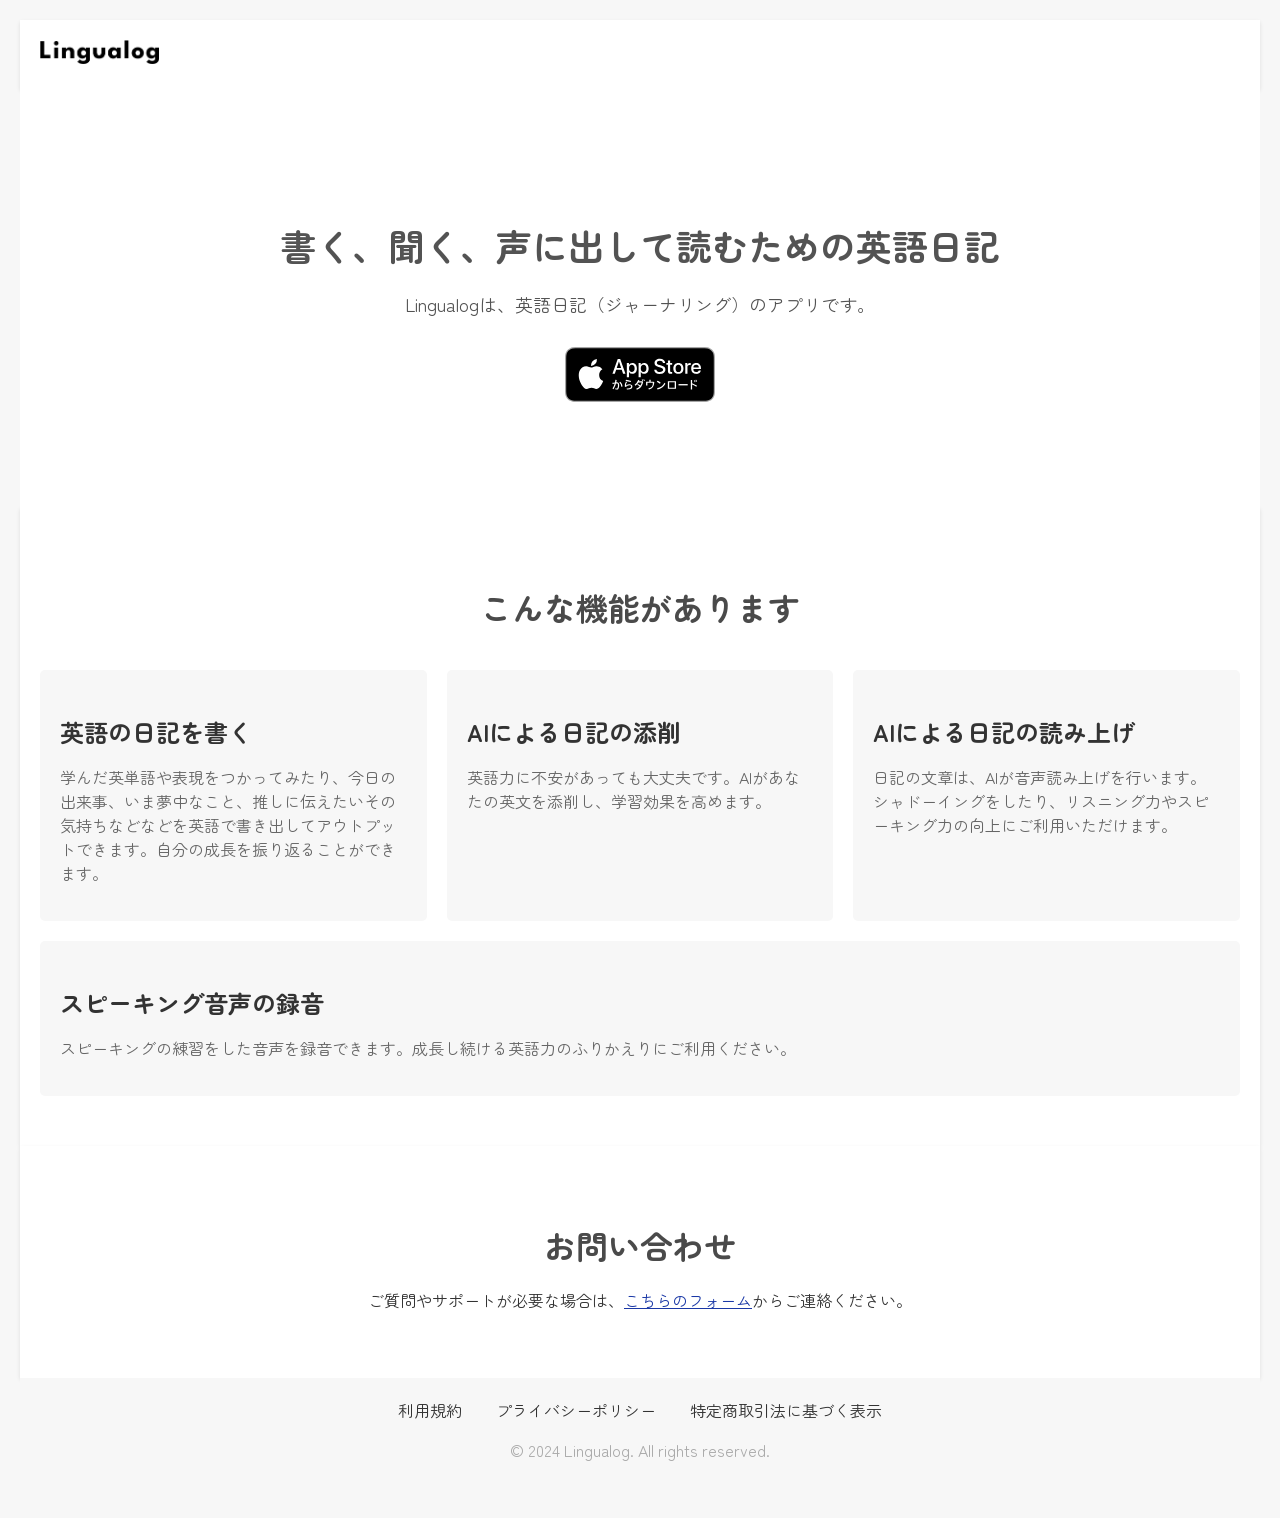
<file: public/index.html>
<!DOCTYPE html>
<html lang="ja">

<head>
    <meta charset="UTF-8">
    <meta name="viewport" content="width=device-width, initial-scale=1.0">
    <title>Lingualog</title>
    <link rel="stylesheet" href="styles.css">
    <link rel="preconnect" href="https://fonts.googleapis.com">
    <link rel="preconnect" href="https://fonts.gstatic.com" crossorigin>
    <link href="https://fonts.googleapis.com/css2?family=Zen+Maru+Gothic:wght@350;400&display=swap" rel="stylesheet">
    <link rel="icon" href="favicon.png" type="image/x-icon">
    <link rel="shortcut icon" href="favicon.png" type="image/x-icon">
    <link rel="apple-touch-icon" href="apple-touch-icon.png">
</head>

<body>
    <header>
        <div class="container">
            <a href="index.html"><img src="lingualog-logo.png" alt="Lingualog Logo" class="logo"></a>
            <!-- <nav>
                <ul>
                    <li><a href="terms.html">利用規約</a></li>
                    <li><a href="privacy.html">プライバシーポリシー</a></li>
                    <li><a href="commerce.html">特定商取引法に基づく表示</a></li>
                </ul>
            </nav> -->
        </div>
    </header>
    <main>
        <section class="hero">
            <div class="container">
                <h2>書く、聞く、声に出して読むための英語日記</h2>
                <p>Lingualogは、英語日記（ジャーナリング）のアプリです。</p>
                <!-- <p>英語で文章を書く、聞く、声に出して読むことで、英語での自己表現力を高めるサポートをします。</p> -->
                <div class="download-buttons">
                    <a href="https://apps.apple.com/app/id6503271017" class="appstore-btn"><img src="app_store.svg" alt="Download on the App Store"></a>
                </div>
            </div>
        </section>
        <section id="features" class="features">
            <div class="container">
                <h2>こんな機能があります</h2>
                <div class="feature-list">
                    <div class="feature">
                        <h3>英語の日記を書く</h3>
                        <p>学んだ英単語や表現をつかってみたり、今日の出来事、いま夢中なこと、推しに伝えたいその気持ちなどなどを英語で書き出してアウトプットできます。自分の成長を振り返ることができます。</p>
                    </div>
                    <div class="feature">
                        <h3>AIによる日記の添削</h3>
                        <p>英語力に不安があっても大丈夫です。AIがあなたの英文を添削し、学習効果を高めます。</p>
                    </div>
                    <div class="feature">
                        <h3>AIによる日記の読み上げ</h3>
                        <p>日記の文章は、AIが音声読み上げを行います。シャドーイングをしたり、リスニング力やスピーキング力の向上にご利用いただけます。</p>
                    </div>
                    <div class="feature">
                        <h3>スピーキング音声の録音</h3>
                        <p>スピーキングの練習をした音声を録音できます。成長し続ける英語力のふりかえりにご利用ください。</p>
                    </div>
                </div>
            </div>
        </section>
        <section class="contact">
            <div class="container">
                <h2>お問い合わせ</h2>
                <p>ご質問やサポートが必要な場合は、<a href="https://forms.gle/AWb2hrU6XbvxYFEW6" class="contact-link"
                        target="_blank">こちらのフォーム</a>からご連絡ください。</p>
            </div>
        </section>
    </main>
    <footer>
        <div class="container">
            <div class="footer-links">
                <a href="terms.html">利用規約</a>
                <a href="privacy.html">プライバシーポリシー</a>
                <a href="commerce.html">特定商取引法に基づく表示</a>
            </div>
            <p>&copy; 2024 Lingualog. All rights reserved.</p>
        </div>
    </footer>
</body>

</html>
</file>
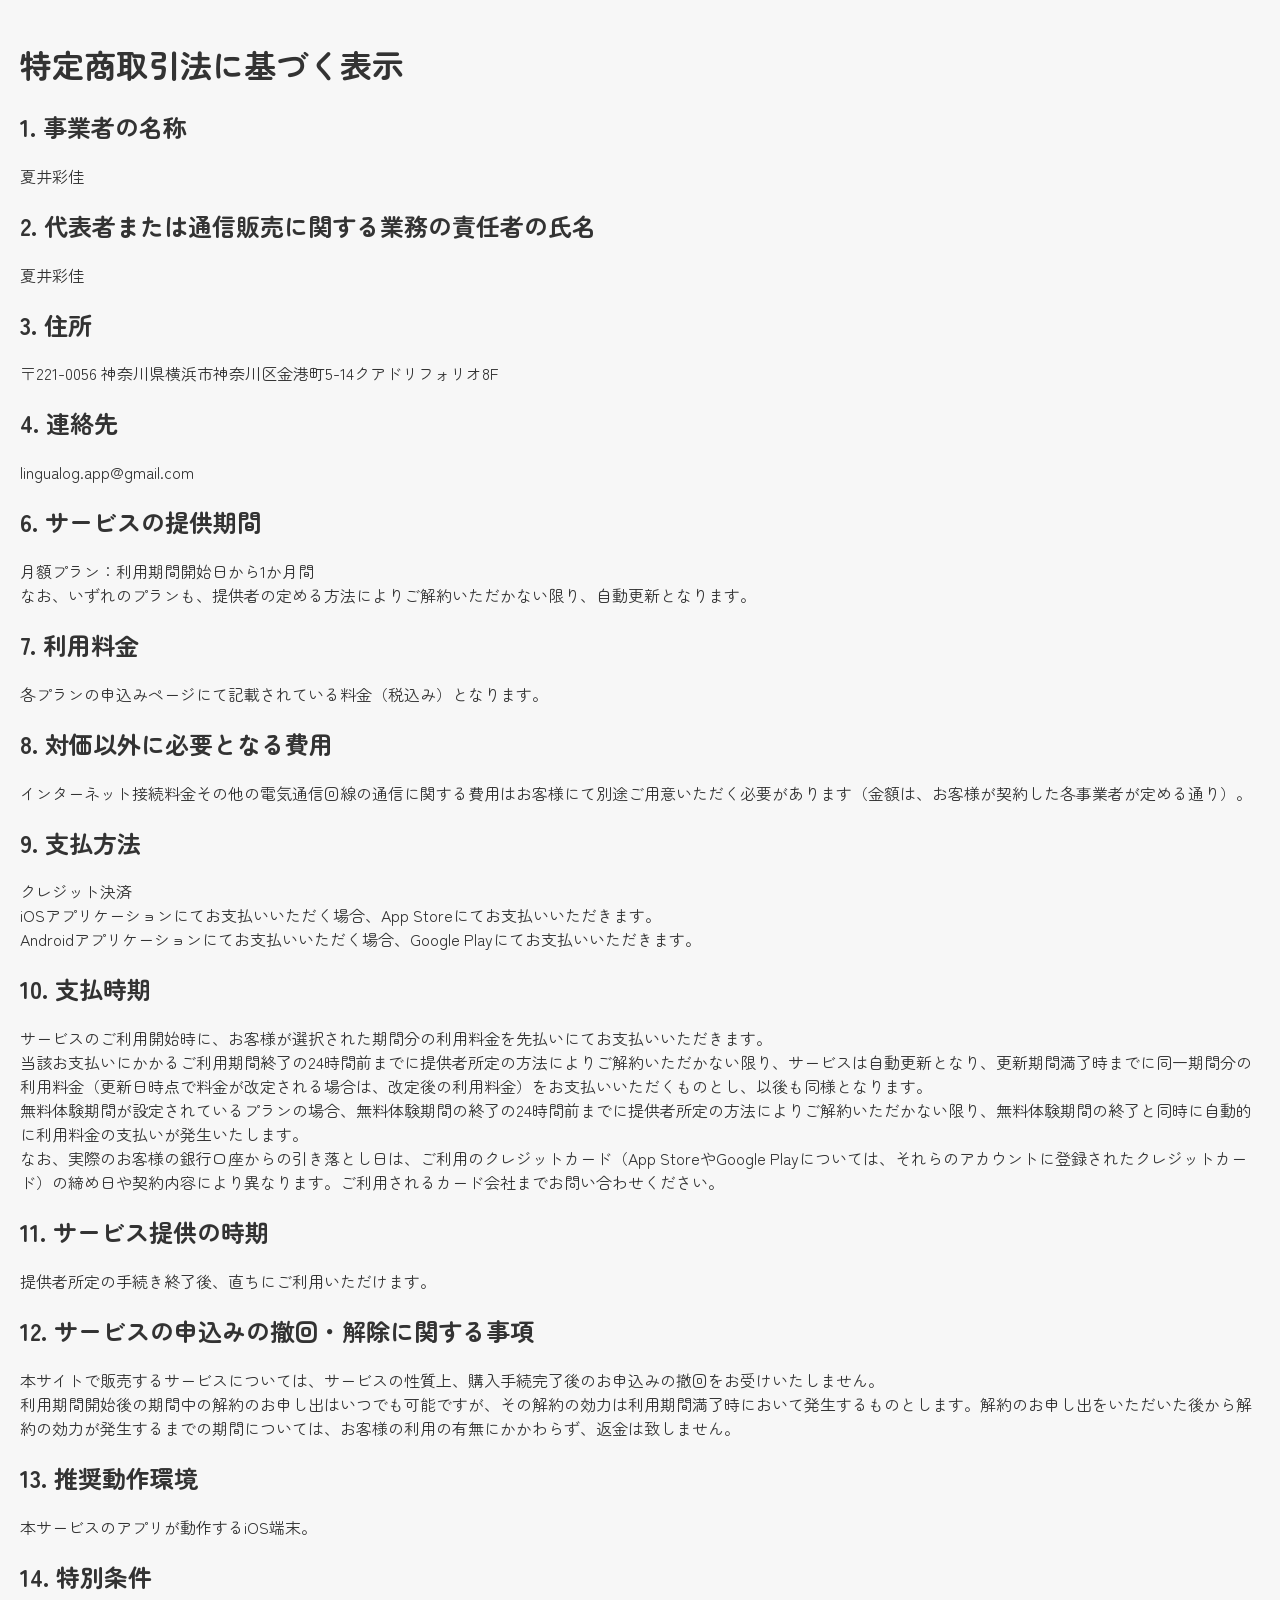
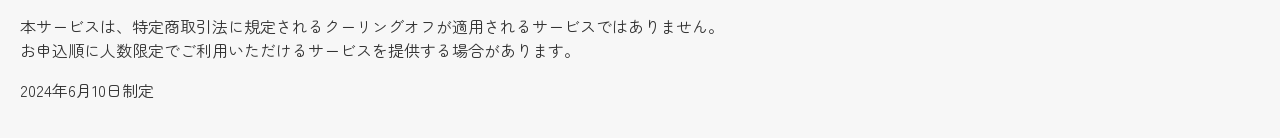
<file: public/commerce.html>
<!DOCTYPE html>
<html lang="ja">
<head>
    <meta charset="UTF-8">
    <meta name="viewport" content="width=device-width, initial-scale=1.0">
    <title>特定商取引法に基づく表示</title>
    <link rel="stylesheet" href="styles.css">
    <link href="https://fonts.googleapis.com/css2?family=Zen+Maru+Gothic:wght@350;400&display=swap" rel="stylesheet">
    <link rel="icon" href="favicon.png" type="image/x-icon">
    <link rel="shortcut icon" href="favicon.png" type="image/x-icon">
    <link rel="apple-touch-icon" href="apple-touch-icon.png"></head>
</head>
<body>
    <h1>特定商取引法に基づく表示</h1>

    <h2>1. 事業者の名称</h2>
    <p>夏井彩佳</p>

    <h2>2. 代表者または通信販売に関する業務の責任者の氏名</h2>
    <p>夏井彩佳</p>

    <h2>3. 住所</h2>
    <p>〒221-0056 神奈川県横浜市神奈川区金港町5-14クアドリフォリオ8F</p>

    <h2>4. 連絡先</h2>
    <p>lingualog.app@gmail.com</p>

    <h2>6. サービスの提供期間</h2>
    <p>月額プラン：利用期間開始日から1か月間<br>
    なお、いずれのプランも、提供者の定める方法によりご解約いただかない限り、自動更新となります。</p>

    <h2>7. 利用料金</h2>
    <p>各プランの申込みページにて記載されている料金（税込み）となります。</p>

    <h2>8. 対価以外に必要となる費用</h2>
    <p>インターネット接続料金その他の電気通信回線の通信に関する費用はお客様にて別途ご用意いただく必要があります（金額は、お客様が契約した各事業者が定める通り）。</p>

    <h2>9. 支払方法</h2>
    <p>クレジット決済<br>
    iOSアプリケーションにてお支払いいただく場合、App Storeにてお支払いいただきます。<br>
    Androidアプリケーションにてお支払いいただく場合、Google Playにてお支払いいただきます。</p>

    <h2>10. 支払時期</h2>
    <p>サービスのご利用開始時に、お客様が選択された期間分の利用料金を先払いにてお支払いいただきます。<br>
    当該お支払いにかかるご利用期間終了の24時間前までに提供者所定の方法によりご解約いただかない限り、サービスは自動更新となり、更新期間満了時までに同一期間分の利用料金（更新日時点で料金が改定される場合は、改定後の利用料金）をお支払いいただくものとし、以後も同様となります。<br>
    無料体験期間が設定されているプランの場合、無料体験期間の終了の24時間前までに提供者所定の方法によりご解約いただかない限り、無料体験期間の終了と同時に自動的に利用料金の支払いが発生いたします。<br>
    なお、実際のお客様の銀行口座からの引き落とし日は、ご利用のクレジットカード（App StoreやGoogle Playについては、それらのアカウントに登録されたクレジットカード）の締め日や契約内容により異なります。ご利用されるカード会社までお問い合わせください。</p>

    <h2>11. サービス提供の時期</h2>
    <p>提供者所定の手続き終了後、直ちにご利用いただけます。</p>

    <h2>12. サービスの申込みの撤回・解除に関する事項</h2>
    <p>本サイトで販売するサービスについては、サービスの性質上、購入手続完了後のお申込みの撤回をお受けいたしません。<br>
    利用期間開始後の期間中の解約のお申し出はいつでも可能ですが、その解約の効力は利用期間満了時において発生するものとします。解約のお申し出をいただいた後から解約の効力が発生するまでの期間については、お客様の利用の有無にかかわらず、返金は致しません。</p>

    <h2>13. 推奨動作環境</h2>
    <p>本サービスのアプリが動作するiOS端末。</p>

    <h2>14. 特別条件</h2>
    <p>本サービスは、特定商取引法に規定されるクーリングオフが適用されるサービスではありません。<br>
    お申込順に人数限定でご利用いただけるサービスを提供する場合があります。</p>

    <p>2024年6月10日制定</p>
</body>
</html>
</file>
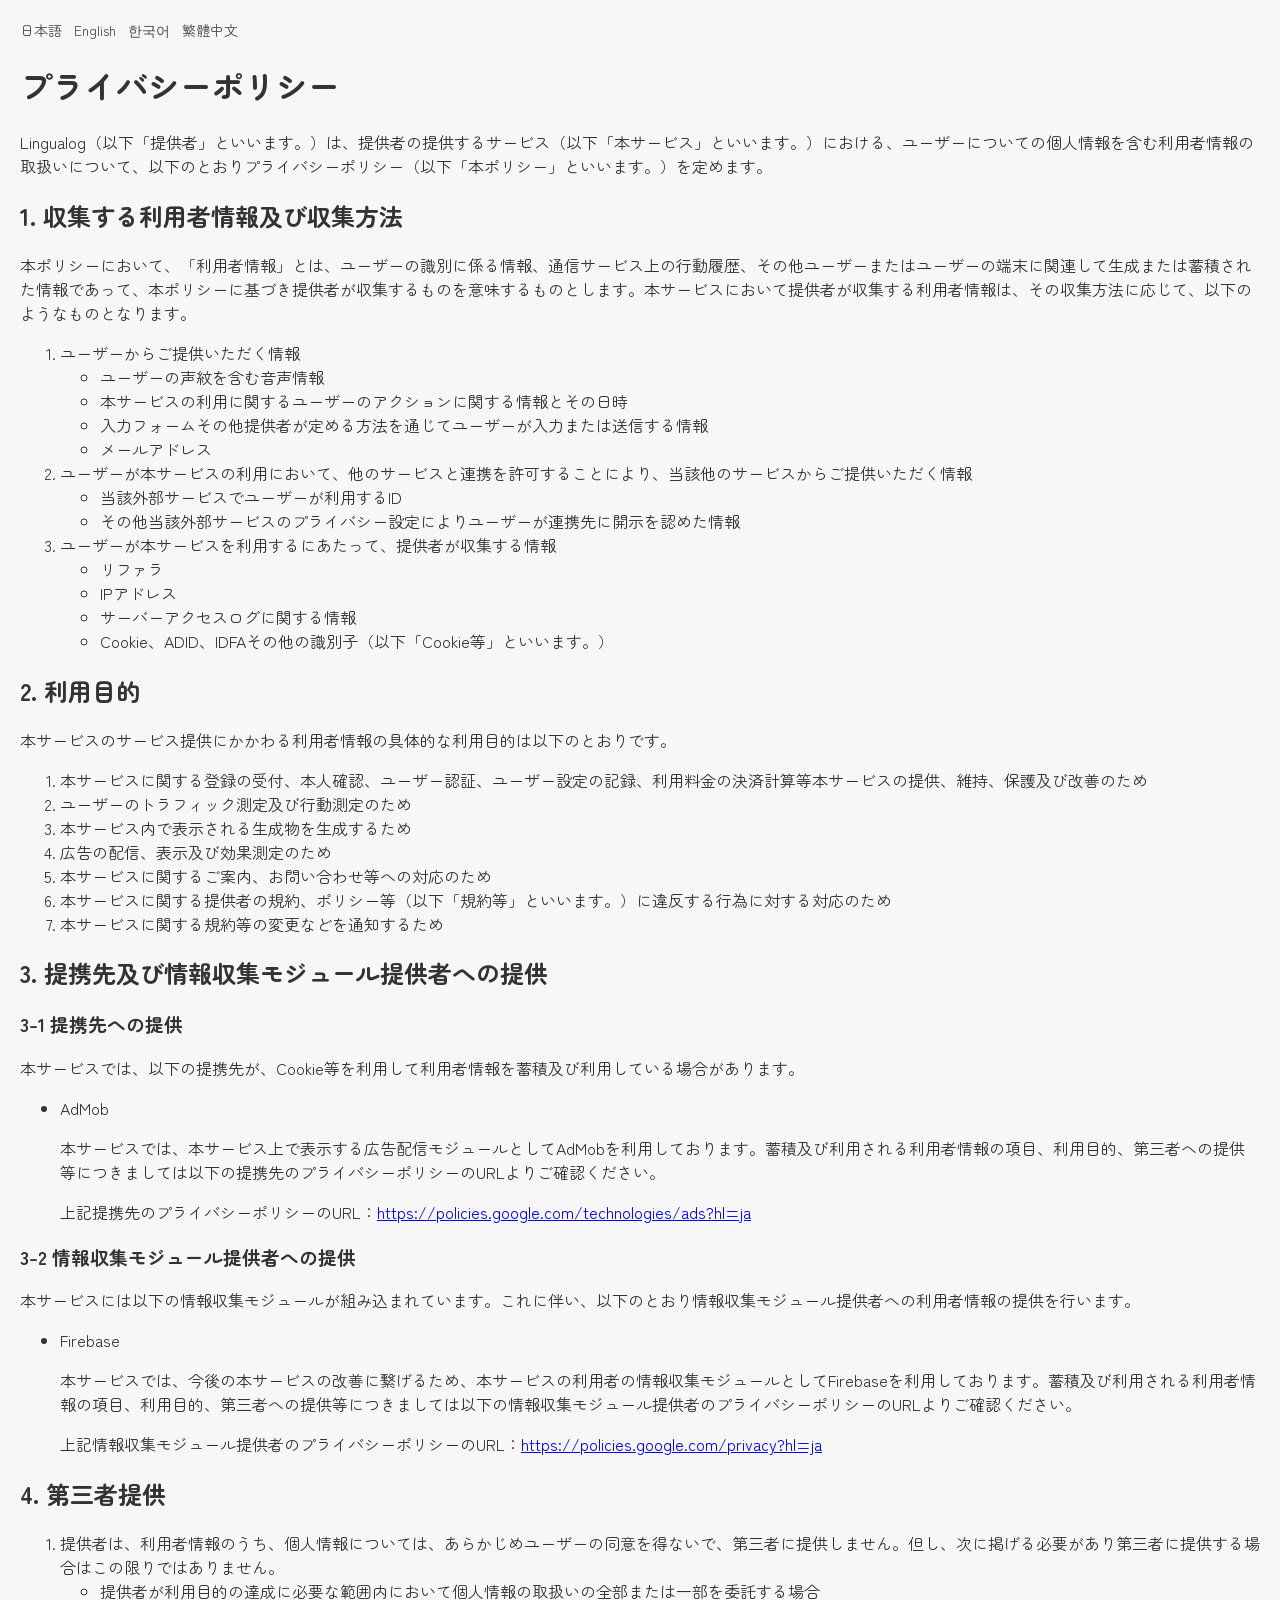
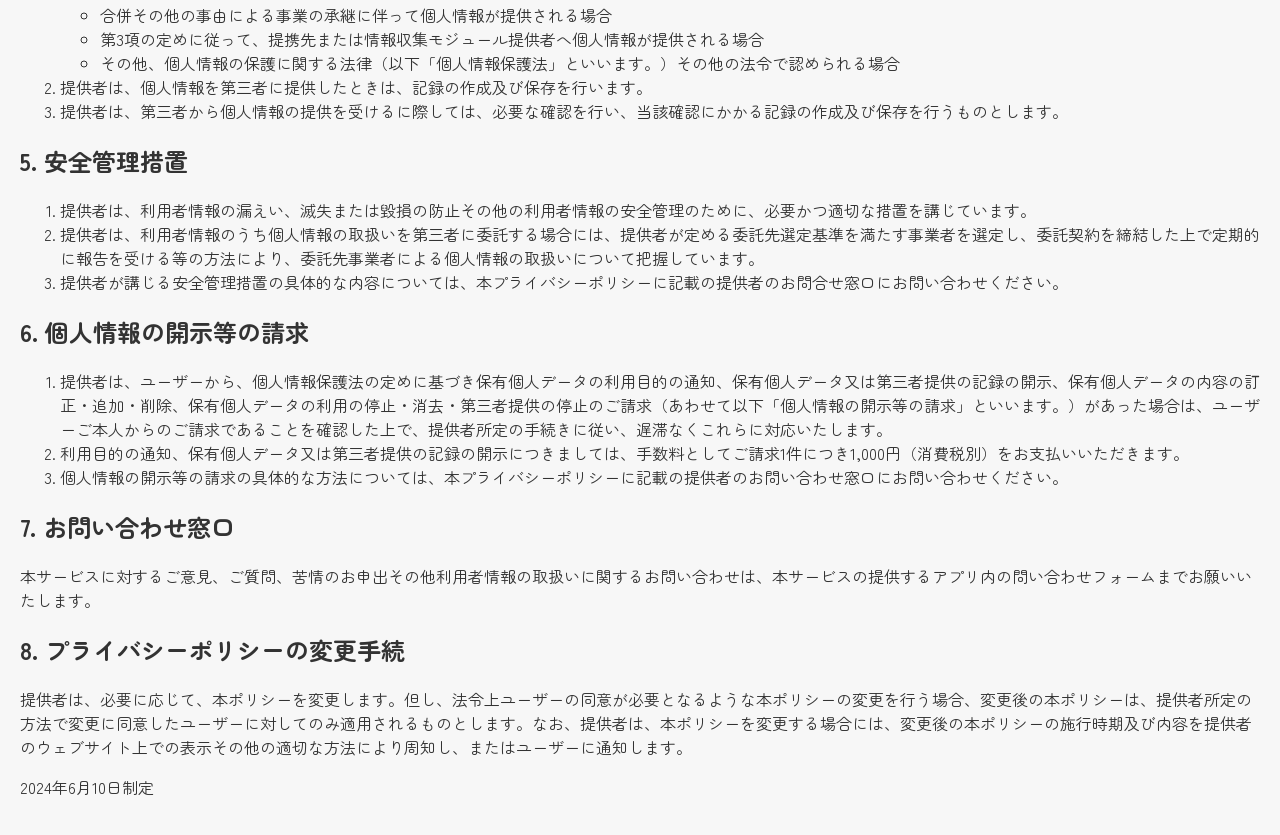
<file: public/privacy.html>
<!DOCTYPE html>
<html lang="ja">
<head>
    <meta charset="UTF-8">
    <meta name="viewport" content="width=device-width, initial-scale=1.0">
    <title>プライバシーポリシー</title>
    <link rel="stylesheet" href="styles.css">
    <link href="https://fonts.googleapis.com/css2?family=Zen+Maru+Gothic:wght@350;400&display=swap" rel="stylesheet">
    <link rel="icon" href="favicon.png" type="image/x-icon">
    <link rel="shortcut icon" href="favicon.png" type="image/x-icon">
    <link rel="apple-touch-icon" href="apple-touch-icon.png"></head>
</head>
<body>
        <nav class="lang-switch">
        <a href="privacy.html">日本語</a>
        <a href="en/privacy.html">English</a>
        <a href="ko/privacy.html">한국어</a>
        <a href="zh-Hant/privacy.html">繁體中文</a>
    </nav>


    <h1>プライバシーポリシー</h1>
    <p>Lingualog（以下「提供者」といいます。）は、提供者の提供するサービス（以下「本サービス」といいます。）における、ユーザーについての個人情報を含む利用者情報の取扱いについて、以下のとおりプライバシーポリシー（以下「本ポリシー」といいます。）を定めます。</p>

    <h2>1. 収集する利用者情報及び収集方法</h2>
    <p>本ポリシーにおいて、「利用者情報」とは、ユーザーの識別に係る情報、通信サービス上の行動履歴、その他ユーザーまたはユーザーの端末に関連して生成または蓄積された情報であって、本ポリシーに基づき提供者が収集するものを意味するものとします。本サービスにおいて提供者が収集する利用者情報は、その収集方法に応じて、以下のようなものとなります。</p>
    <ol>
        <li>ユーザーからご提供いただく情報
            <ul>
                <li>ユーザーの声紋を含む音声情報</li>
                <li>本サービスの利用に関するユーザーのアクションに関する情報とその日時</li>
                <li>入力フォームその他提供者が定める方法を通じてユーザーが入力または送信する情報</li>
                <li>メールアドレス</li>
            </ul>
        </li>
        <li>ユーザーが本サービスの利用において、他のサービスと連携を許可することにより、当該他のサービスからご提供いただく情報
            <ul>
                <li>当該外部サービスでユーザーが利用するID</li>
                <li>その他当該外部サービスのプライバシー設定によりユーザーが連携先に開示を認めた情報</li>
            </ul>
        </li>
        <li>ユーザーが本サービスを利用するにあたって、提供者が収集する情報
            <ul>
                <li>リファラ</li>
                <li>IPアドレス</li>
                <li>サーバーアクセスログに関する情報</li>
                <li>Cookie、ADID、IDFAその他の識別子（以下「Cookie等」といいます。）</li>
            </ul>
        </li>
    </ol>

    <h2>2. 利用目的</h2>
    <p>本サービスのサービス提供にかかわる利用者情報の具体的な利用目的は以下のとおりです。</p>
    <ol>
        <li>本サービスに関する登録の受付、本人確認、ユーザー認証、ユーザー設定の記録、利用料金の決済計算等本サービスの提供、維持、保護及び改善のため</li>
        <li>ユーザーのトラフィック測定及び行動測定のため</li>
        <li>本サービス内で表示される生成物を生成するため</li>
        <li>広告の配信、表示及び効果測定のため</li>
        <li>本サービスに関するご案内、お問い合わせ等への対応のため</li>
        <li>本サービスに関する提供者の規約、ポリシー等（以下「規約等」といいます。）に違反する行為に対する対応のため</li>
        <li>本サービスに関する規約等の変更などを通知するため</li>
    </ol>

    <h2>3. 提携先及び情報収集モジュール提供者への提供</h2>
    <h3>3-1 提携先への提供</h3>
    <p>本サービスでは、以下の提携先が、Cookie等を利用して利用者情報を蓄積及び利用している場合があります。</p>
    <ul>
        <li>AdMob
            <p>本サービスでは、本サービス上で表示する広告配信モジュールとしてAdMobを利用しております。蓄積及び利用される利用者情報の項目、利用目的、第三者への提供等につきましては以下の提携先のプライバシーポリシーのURLよりご確認ください。</p>
            <p>上記提携先のプライバシーポリシーのURL：<a href="https://policies.google.com/technologies/ads?hl=ja" target="_blank">https://policies.google.com/technologies/ads?hl=ja</a></p>
        </li>
    </ul>

    <h3>3-2 情報収集モジュール提供者への提供</h3>
    <p>本サービスには以下の情報収集モジュールが組み込まれています。これに伴い、以下のとおり情報収集モジュール提供者への利用者情報の提供を行います。</p>
    <ul>
        <li>Firebase
            <p>本サービスでは、今後の本サービスの改善に繋げるため、本サービスの利用者の情報収集モジュールとしてFirebaseを利用しております。蓄積及び利用される利用者情報の項目、利用目的、第三者への提供等につきましては以下の情報収集モジュール提供者のプライバシーポリシーのURLよりご確認ください。</p>
            <p>上記情報収集モジュール提供者のプライバシーポリシーのURL：<a href="https://policies.google.com/privacy?hl=ja" target="_blank">https://policies.google.com/privacy?hl=ja</a></p>
        </li>
    </ul>

    <h2>4. 第三者提供</h2>
    <ol>
        <li>提供者は、利用者情報のうち、個人情報については、あらかじめユーザーの同意を得ないで、第三者に提供しません。但し、次に掲げる必要があり第三者に提供する場合はこの限りではありません。</li>
        <ul>
            <li>提供者が利用目的の達成に必要な範囲内において個人情報の取扱いの全部または一部を委託する場合</li>
            <li>合併その他の事由による事業の承継に伴って個人情報が提供される場合</li>
            <li>第3項の定めに従って、提携先または情報収集モジュール提供者へ個人情報が提供される場合</li>
            <li>その他、個人情報の保護に関する法律（以下「個人情報保護法」といいます。）その他の法令で認められる場合</li>
        </ul>
        <li>提供者は、個人情報を第三者に提供したときは、記録の作成及び保存を行います。</li>
        <li>提供者は、第三者から個人情報の提供を受けるに際しては、必要な確認を行い、当該確認にかかる記録の作成及び保存を行うものとします。</li>
    </ol>

    <h2>5. 安全管理措置</h2>
    <ol>
        <li>提供者は、利用者情報の漏えい、滅失または毀損の防止その他の利用者情報の安全管理のために、必要かつ適切な措置を講じています。</li>
        <li>提供者は、利用者情報のうち個人情報の取扱いを第三者に委託する場合には、提供者が定める委託先選定基準を満たす事業者を選定し、委託契約を締結した上で定期的に報告を受ける等の方法により、委託先事業者による個人情報の取扱いについて把握しています。</li>
        <li>提供者が講じる安全管理措置の具体的な内容については、本プライバシーポリシーに記載の提供者のお問合せ窓口にお問い合わせください。</li>
    </ol>

    <h2>6. 個人情報の開示等の請求</h2>
    <ol>
        <li>提供者は、ユーザーから、個人情報保護法の定めに基づき保有個人データの利用目的の通知、保有個人データ又は第三者提供の記録の開示、保有個人データの内容の訂正・追加・削除、保有個人データの利用の停止・消去・第三者提供の停止のご請求（あわせて以下「個人情報の開示等の請求」といいます。）があった場合は、ユーザーご本人からのご請求であることを確認した上で、提供者所定の手続きに従い、遅滞なくこれらに対応いたします。</li>
        <li>利用目的の通知、保有個人データ又は第三者提供の記録の開示につきましては、手数料としてご請求1件につき1,000円（消費税別）をお支払いいただきます。</li>
        <li>個人情報の開示等の請求の具体的な方法については、本プライバシーポリシーに記載の提供者のお問い合わせ窓口にお問い合わせください。</li>
    </ol>

    <h2>7. お問い合わせ窓口</h2>
    <p>本サービスに対するご意見、ご質問、苦情のお申出その他利用者情報の取扱いに関するお問い合わせは、本サービスの提供するアプリ内の問い合わせフォームまでお願いいたします。</p>

    <h2>8. プライバシーポリシーの変更手続</h2>
    <p>提供者は、必要に応じて、本ポリシーを変更します。但し、法令上ユーザーの同意が必要となるような本ポリシーの変更を行う場合、変更後の本ポリシーは、提供者所定の方法で変更に同意したユーザーに対してのみ適用されるものとします。なお、提供者は、本ポリシーを変更する場合には、変更後の本ポリシーの施行時期及び内容を提供者のウェブサイト上での表示その他の適切な方法により周知し、またはユーザーに通知します。</p>

    <p>2024年6月10日制定</p>
</body>
</html>
</file>
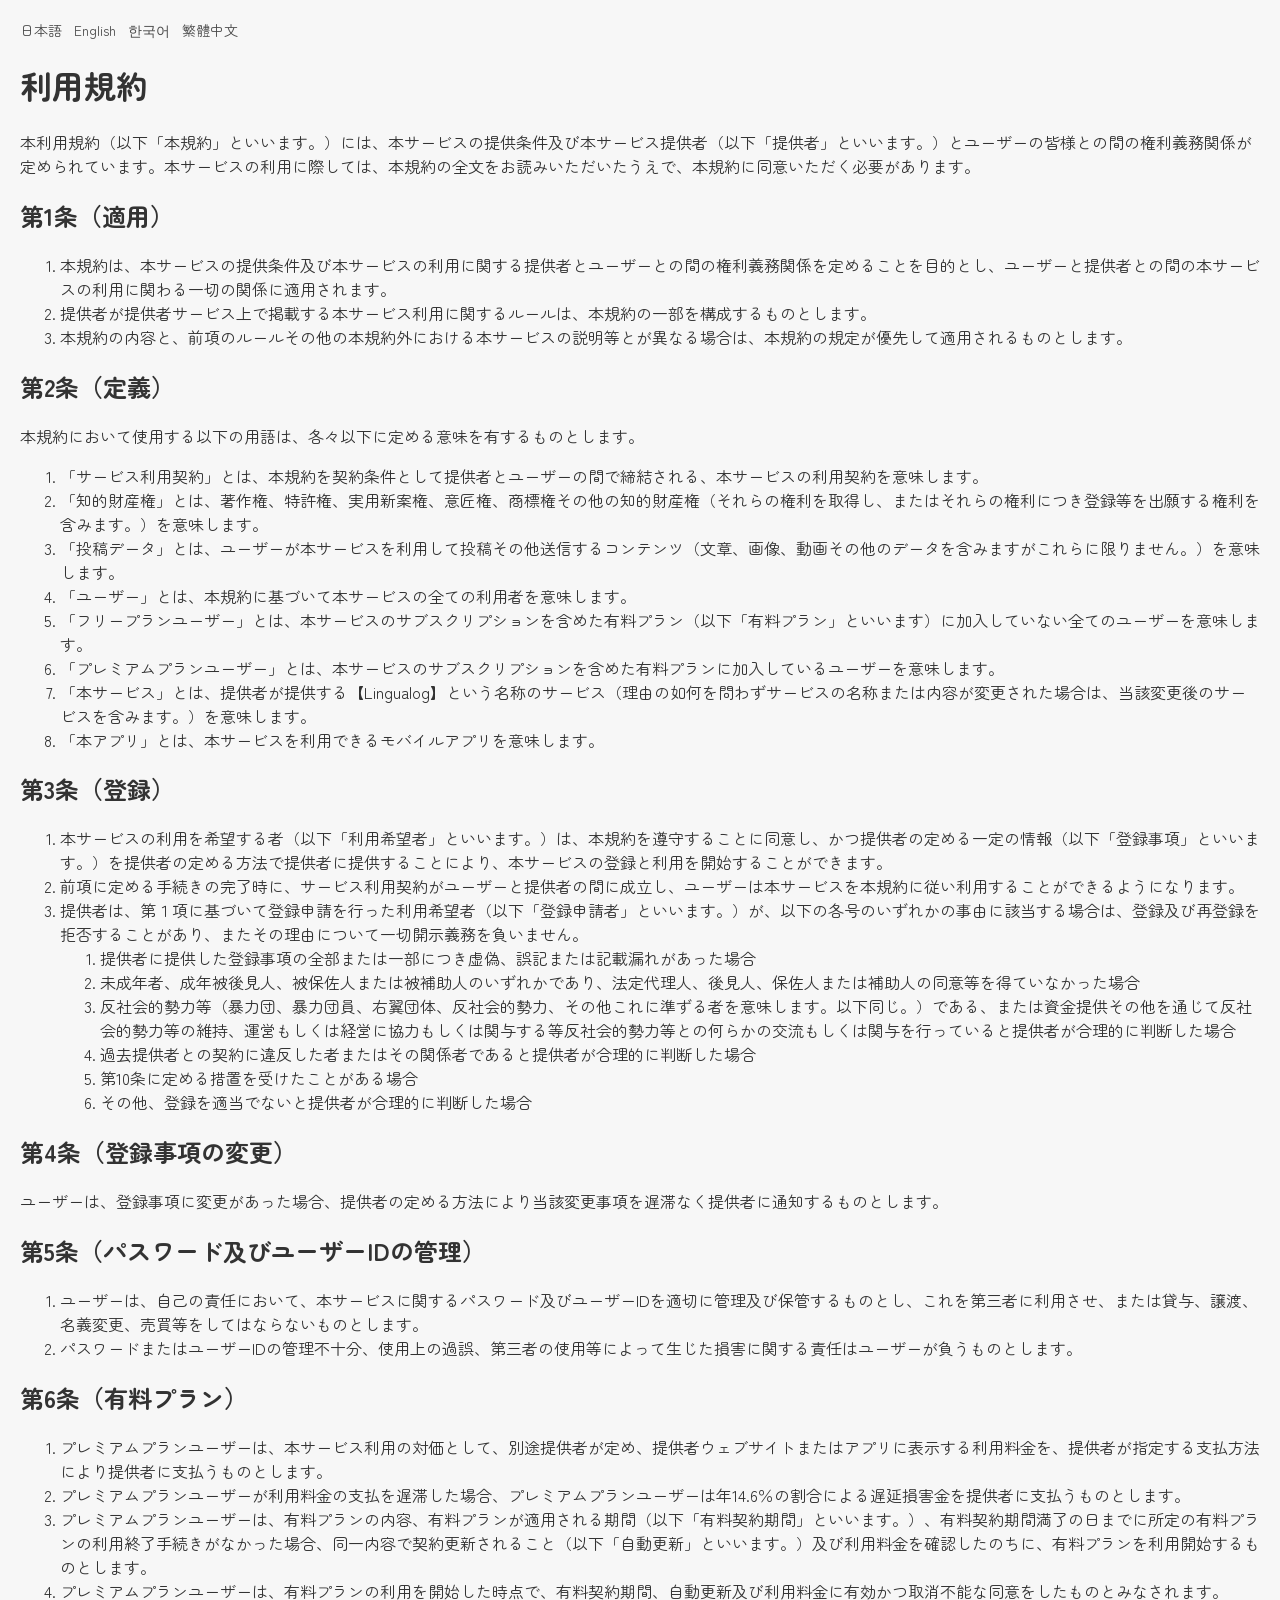
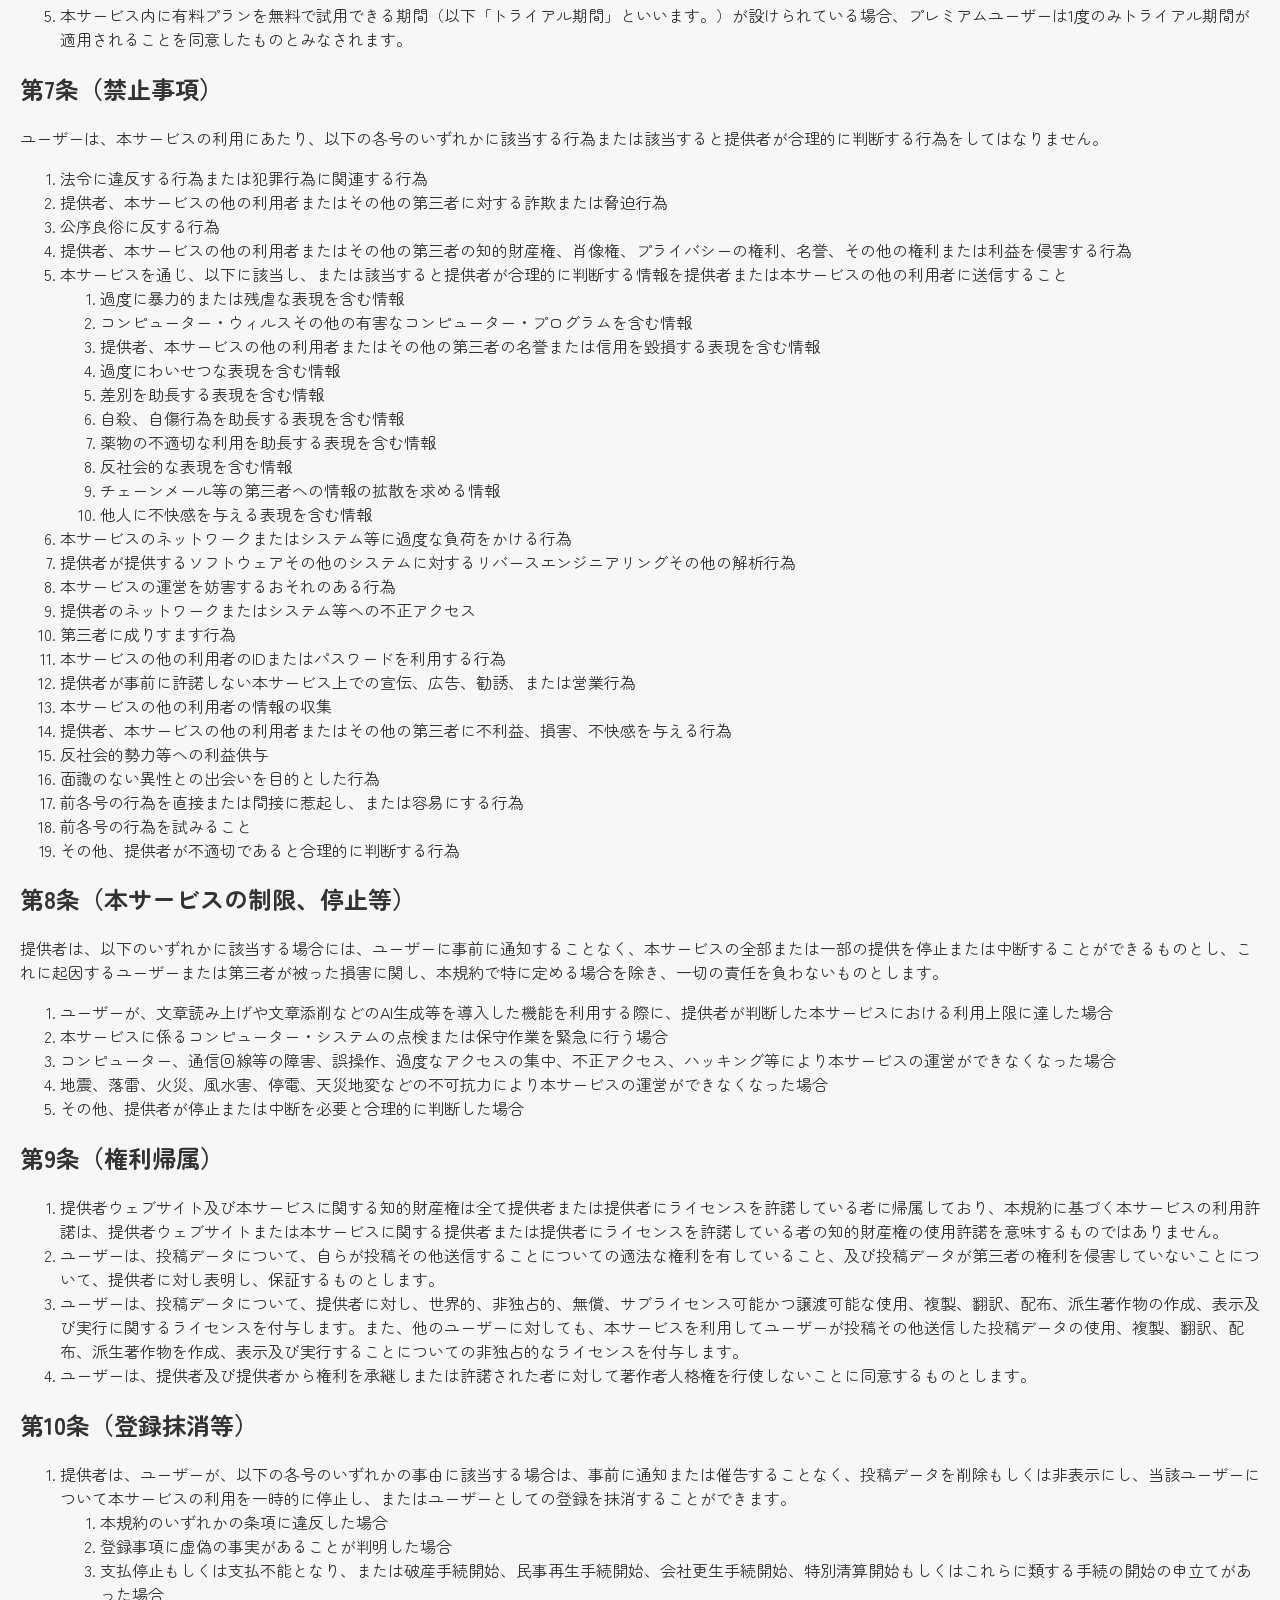
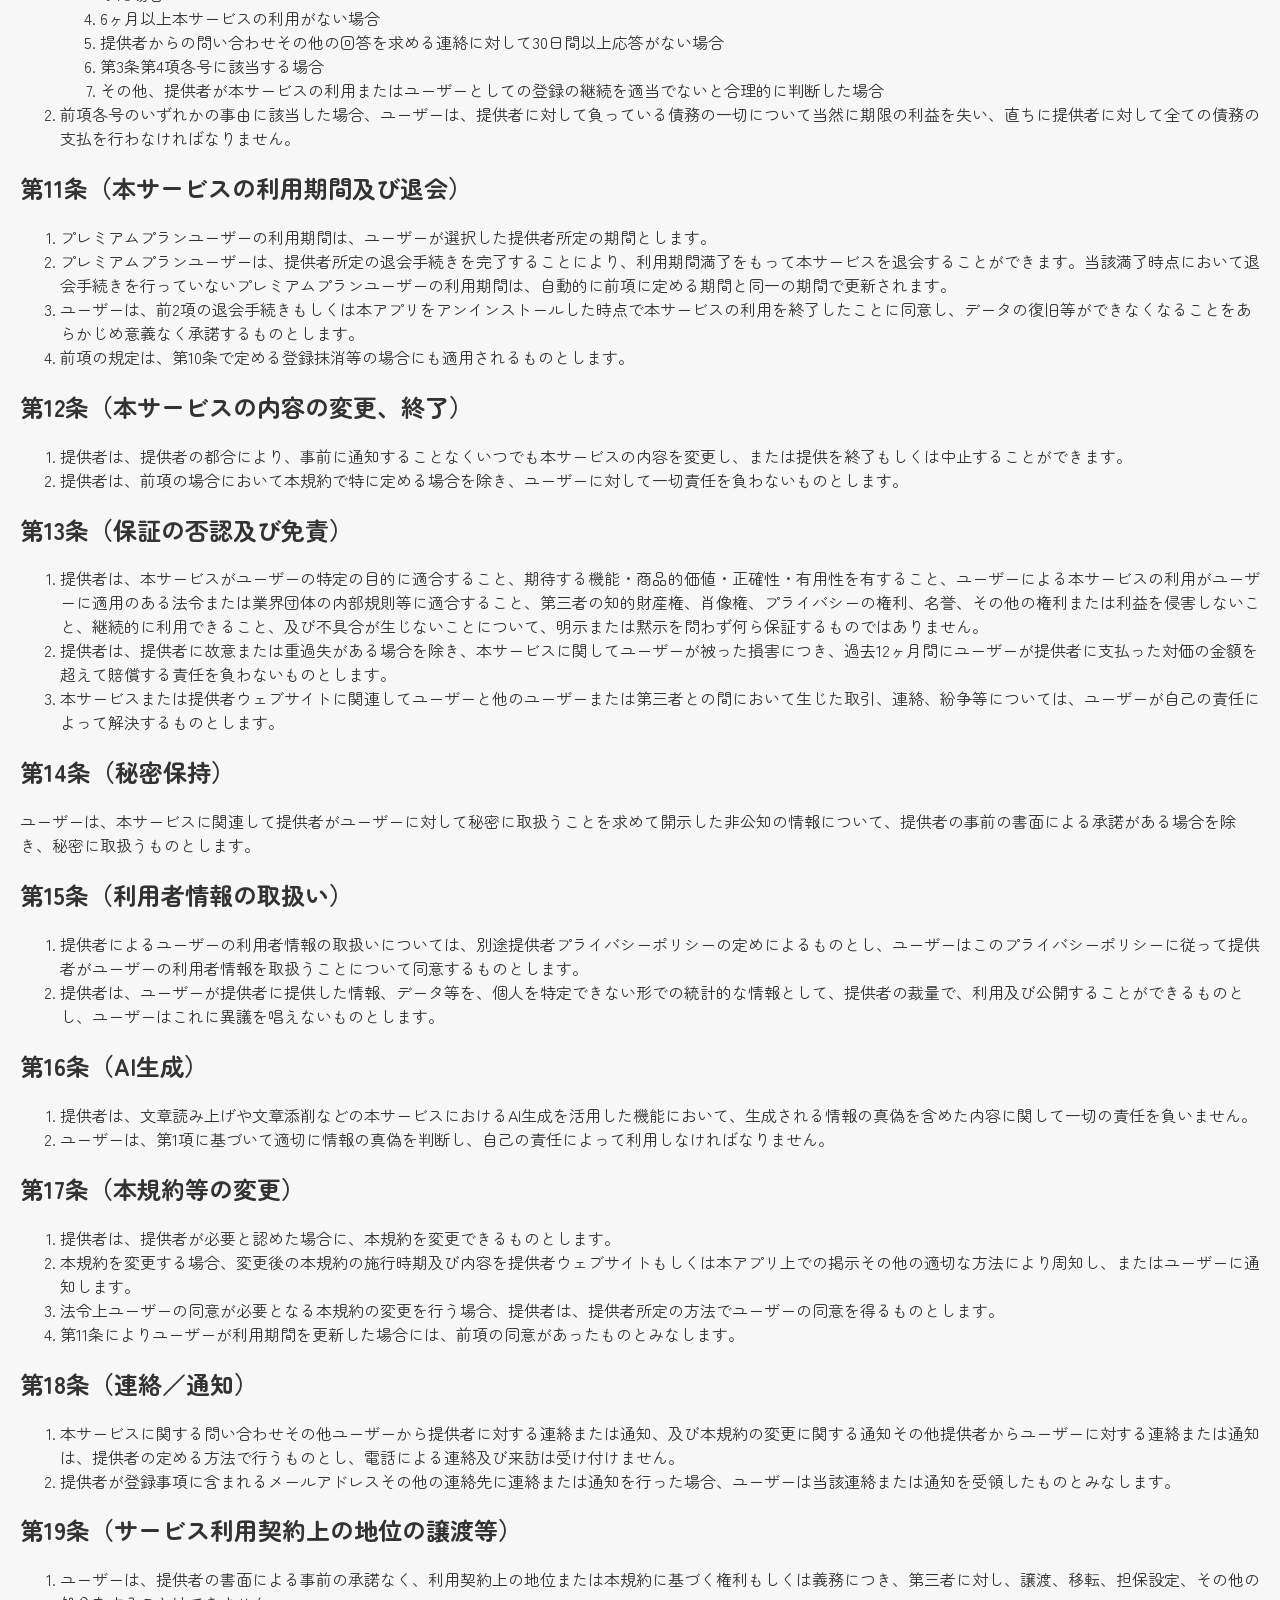
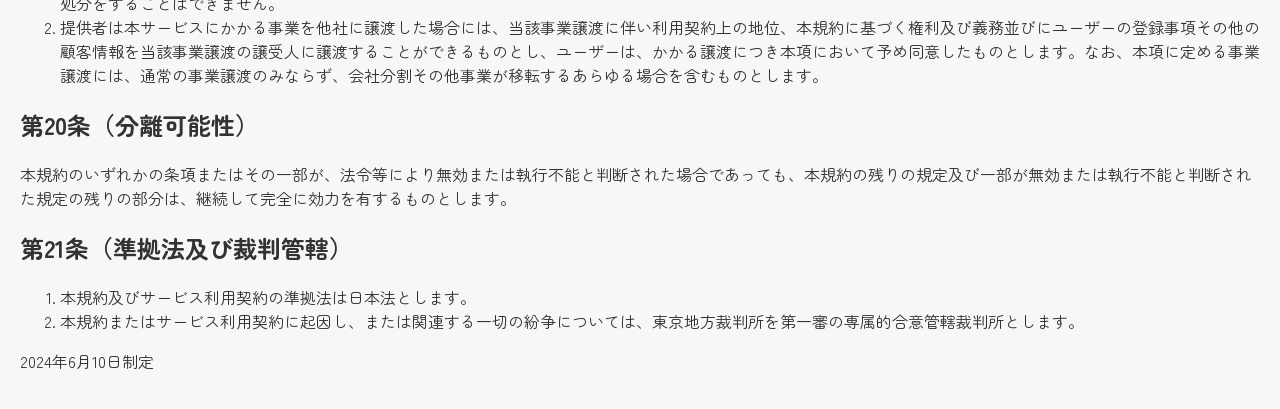
<file: public/terms.html>
<!DOCTYPE html>
<html lang="ja">
<head>
    <meta charset="UTF-8">
    <meta name="viewport" content="width=device-width, initial-scale=1.0">
    <title>利用規約</title>
    <link rel="stylesheet" href="styles.css">
    <link href="https://fonts.googleapis.com/css2?family=Zen+Maru+Gothic:wght@350;400&display=swap" rel="stylesheet">
    <link rel="icon" href="favicon.png" type="image/x-icon">
    <link rel="shortcut icon" href="favicon.png" type="image/x-icon">
    <link rel="apple-touch-icon" href="apple-touch-icon.png"></head>
</head>
<body>
        <nav class="lang-switch">
        <a href="terms.html">日本語</a>
        <a href="en/terms.html">English</a>
        <a href="ko/terms.html">한국어</a>
        <a href="zh-Hant/terms.html">繁體中文</a>
    </nav>


    <h1>利用規約</h1>
    <p>本利用規約（以下「本規約」といいます。）には、本サービスの提供条件及び本サービス提供者（以下「提供者」といいます。）とユーザーの皆様との間の権利義務関係が定められています。本サービスの利用に際しては、本規約の全文をお読みいただいたうえで、本規約に同意いただく必要があります。</p>

    <h2>第1条（適用）</h2>
    <ol>
        <li>本規約は、本サービスの提供条件及び本サービスの利用に関する提供者とユーザーとの間の権利義務関係を定めることを目的とし、ユーザーと提供者との間の本サービスの利用に関わる一切の関係に適用されます。</li>
        <li>提供者が提供者サービス上で掲載する本サービス利用に関するルールは、本規約の一部を構成するものとします。</li>
        <li>本規約の内容と、前項のルールその他の本規約外における本サービスの説明等とが異なる場合は、本規約の規定が優先して適用されるものとします。</li>
    </ol>

    <h2>第2条（定義）</h2>
    <p>本規約において使用する以下の用語は、各々以下に定める意味を有するものとします。</p>
    <ol>
        <li>「サービス利用契約」とは、本規約を契約条件として提供者とユーザーの間で締結される、本サービスの利用契約を意味します。</li>
        <li>「知的財産権」とは、著作権、特許権、実用新案権、意匠権、商標権その他の知的財産権（それらの権利を取得し、またはそれらの権利につき登録等を出願する権利を含みます。）を意味します。</li>
        <li>「投稿データ」とは、ユーザーが本サービスを利用して投稿その他送信するコンテンツ（文章、画像、動画その他のデータを含みますがこれらに限りません。）を意味します。</li>
        <li>「ユーザー」とは、本規約に基づいて本サービスの全ての利用者を意味します。</li>
        <li>「フリープランユーザー」とは、本サービスのサブスクリプションを含めた有料プラン（以下「有料プラン」といいます）に加入していない全てのユーザーを意味します。</li>
        <li>「プレミアムプランユーザー」とは、本サービスのサブスクリプションを含めた有料プランに加入しているユーザーを意味します。</li>
        <li>「本サービス」とは、提供者が提供する【Lingualog】という名称のサービス（理由の如何を問わずサービスの名称または内容が変更された場合は、当該変更後のサービスを含みます。）を意味します。</li>
        <li>「本アプリ」とは、本サービスを利用できるモバイルアプリを意味します。</li>
    </ol>

    <h2>第3条（登録）</h2>
    <ol>
        <li>本サービスの利用を希望する者（以下「利用希望者」といいます。）は、本規約を遵守することに同意し、かつ提供者の定める一定の情報（以下「登録事項」といいます。）を提供者の定める方法で提供者に提供することにより、本サービスの登録と利用を開始することができます。</li>
        <li>前項に定める手続きの完了時に、サービス利用契約がユーザーと提供者の間に成立し、ユーザーは本サービスを本規約に従い利用することができるようになります。</li>
        <li>提供者は、第１項に基づいて登録申請を行った利用希望者（以下「登録申請者」といいます。）が、以下の各号のいずれかの事由に該当する場合は、登録及び再登録を拒否することがあり、またその理由について一切開示義務を負いません。</li>
        <ol>
            <li>提供者に提供した登録事項の全部または一部につき虚偽、誤記または記載漏れがあった場合</li>
            <li>未成年者、成年被後見人、被保佐人または被補助人のいずれかであり、法定代理人、後見人、保佐人または補助人の同意等を得ていなかった場合</li>
            <li>反社会的勢力等（暴力団、暴力団員、右翼団体、反社会的勢力、その他これに準ずる者を意味します。以下同じ。）である、または資金提供その他を通じて反社会的勢力等の維持、運営もしくは経営に協力もしくは関与する等反社会的勢力等との何らかの交流もしくは関与を行っていると提供者が合理的に判断した場合</li>
            <li>過去提供者との契約に違反した者またはその関係者であると提供者が合理的に判断した場合</li>
            <li>第10条に定める措置を受けたことがある場合</li>
            <li>その他、登録を適当でないと提供者が合理的に判断した場合</li>
        </ol>
    </ol>

    <h2>第4条（登録事項の変更）</h2>
    <p>ユーザーは、登録事項に変更があった場合、提供者の定める方法により当該変更事項を遅滞なく提供者に通知するものとします。</p>

    <h2>第5条（パスワード及びユーザーIDの管理）</h2>
    <ol>
        <li>ユーザーは、自己の責任において、本サービスに関するパスワード及びユーザーIDを適切に管理及び保管するものとし、これを第三者に利用させ、または貸与、譲渡、名義変更、売買等をしてはならないものとします。</li>
        <li>パスワードまたはユーザーIDの管理不十分、使用上の過誤、第三者の使用等によって生じた損害に関する責任はユーザーが負うものとします。</li>
    </ol>

    <h2>第6条（有料プラン）</h2>
    <ol>
        <li>プレミアムプランユーザーは、本サービス利用の対価として、別途提供者が定め、提供者ウェブサイトまたはアプリに表示する利用料金を、提供者が指定する支払方法により提供者に支払うものとします。</li>
        <li>プレミアムプランユーザーが利用料金の支払を遅滞した場合、プレミアムプランユーザーは年14.6％の割合による遅延損害金を提供者に支払うものとします。</li>
        <li>プレミアムプランユーザーは、有料プランの内容、有料プランが適用される期間（以下「有料契約期間」といいます。）、有料契約期間満了の日までに所定の有料プランの利用終了手続きがなかった場合、同一内容で契約更新されること（以下「自動更新」といいます。）及び利用料金を確認したのちに、有料プランを利用開始するものとします。</li>
        <li>プレミアムプランユーザーは、有料プランの利用を開始した時点で、有料契約期間、自動更新及び利用料金に有効かつ取消不能な同意をしたものとみなされます。</li>
        <li>本サービス内に有料プランを無料で試用できる期間（以下「トライアル期間」といいます。）が設けられている場合、プレミアムユーザーは1度のみトライアル期間が適用されることを同意したものとみなされます。</li>
    </ol>

    <h2>第7条（禁止事項）</h2>
    <p>ユーザーは、本サービスの利用にあたり、以下の各号のいずれかに該当する行為または該当すると提供者が合理的に判断する行為をしてはなりません。</p>
    <ol>
        <li>法令に違反する行為または犯罪行為に関連する行為</li>
        <li>提供者、本サービスの他の利用者またはその他の第三者に対する詐欺または脅迫行為</li>
        <li>公序良俗に反する行為</li>
        <li>提供者、本サービスの他の利用者またはその他の第三者の知的財産権、肖像権、プライバシーの権利、名誉、その他の権利または利益を侵害する行為</li>
        <li>本サービスを通じ、以下に該当し、または該当すると提供者が合理的に判断する情報を提供者または本サービスの他の利用者に送信すること</li>
        <ol>
            <li>過度に暴力的または残虐な表現を含む情報</li>
            <li>コンピューター・ウィルスその他の有害なコンピューター・プログラムを含む情報</li>
            <li>提供者、本サービスの他の利用者またはその他の第三者の名誉または信用を毀損する表現を含む情報</li>
            <li>過度にわいせつな表現を含む情報</li>
            <li>差別を助長する表現を含む情報</li>
            <li>自殺、自傷行為を助長する表現を含む情報</li>
            <li>薬物の不適切な利用を助長する表現を含む情報</li>
            <li>反社会的な表現を含む情報</li>
            <li>チェーンメール等の第三者への情報の拡散を求める情報</li>
            <li>他人に不快感を与える表現を含む情報</li>
        </ol>
        <li>本サービスのネットワークまたはシステム等に過度な負荷をかける行為</li>
        <li>提供者が提供するソフトウェアその他のシステムに対するリバースエンジニアリングその他の解析行為</li>
        <li>本サービスの運営を妨害するおそれのある行為</li>
        <li>提供者のネットワークまたはシステム等への不正アクセス</li>
        <li>第三者に成りすます行為</li>
        <li>本サービスの他の利用者のIDまたはパスワードを利用する行為</li>
        <li>提供者が事前に許諾しない本サービス上での宣伝、広告、勧誘、または営業行為</li>
        <li>本サービスの他の利用者の情報の収集</li>
        <li>提供者、本サービスの他の利用者またはその他の第三者に不利益、損害、不快感を与える行為</li>
        <li>反社会的勢力等への利益供与</li>
        <li>面識のない異性との出会いを目的とした行為</li>
        <li>前各号の行為を直接または間接に惹起し、または容易にする行為</li>
        <li>前各号の行為を試みること</li>
        <li>その他、提供者が不適切であると合理的に判断する行為</li>
    </ol>

    <h2>第8条（本サービスの制限、停止等）</h2>
    <p>提供者は、以下のいずれかに該当する場合には、ユーザーに事前に通知することなく、本サービスの全部または一部の提供を停止または中断することができるものとし、これに起因するユーザーまたは第三者が被った損害に関し、本規約で特に定める場合を除き、一切の責任を負わないものとします。</p>
    <ol>
        <li>ユーザーが、文章読み上げや文章添削などのAI生成等を導入した機能を利用する際に、提供者が判断した本サービスにおける利用上限に達した場合</li>
        <li>本サービスに係るコンピューター・システムの点検または保守作業を緊急に行う場合</li>
        <li>コンピューター、通信回線等の障害、誤操作、過度なアクセスの集中、不正アクセス、ハッキング等により本サービスの運営ができなくなった場合</li>
        <li>地震、落雷、火災、風水害、停電、天災地変などの不可抗力により本サービスの運営ができなくなった場合</li>
        <li>その他、提供者が停止または中断を必要と合理的に判断した場合</li>
    </ol>

    <h2>第9条（権利帰属）</h2>
    <ol>
        <li>提供者ウェブサイト及び本サービスに関する知的財産権は全て提供者または提供者にライセンスを許諾している者に帰属しており、本規約に基づく本サービスの利用許諾は、提供者ウェブサイトまたは本サービスに関する提供者または提供者にライセンスを許諾している者の知的財産権の使用許諾を意味するものではありません。</li>
        <li>ユーザーは、投稿データについて、自らが投稿その他送信することについての適法な権利を有していること、及び投稿データが第三者の権利を侵害していないことについて、提供者に対し表明し、保証するものとします。</li>
        <li>ユーザーは、投稿データについて、提供者に対し、世界的、非独占的、無償、サブライセンス可能かつ譲渡可能な使用、複製、翻訳、配布、派生著作物の作成、表示及び実行に関するライセンスを付与します。また、他のユーザーに対しても、本サービスを利用してユーザーが投稿その他送信した投稿データの使用、複製、翻訳、配布、派生著作物を作成、表示及び実行することについての非独占的なライセンスを付与します。</li>
        <li>ユーザーは、提供者及び提供者から権利を承継しまたは許諾された者に対して著作者人格権を行使しないことに同意するものとします。</li>
    </ol>

    <h2>第10条（登録抹消等）</h2>
    <ol>
        <li>提供者は、ユーザーが、以下の各号のいずれかの事由に該当する場合は、事前に通知または催告することなく、投稿データを削除もしくは非表示にし、当該ユーザーについて本サービスの利用を一時的に停止し、またはユーザーとしての登録を抹消することができます。</li>
        <ol>
            <li>本規約のいずれかの条項に違反した場合</li>
            <li>登録事項に虚偽の事実があることが判明した場合</li>
            <li>支払停止もしくは支払不能となり、または破産手続開始、民事再生手続開始、会社更生手続開始、特別清算開始もしくはこれらに類する手続の開始の申立てがあった場合</li>
            <li>6ヶ月以上本サービスの利用がない場合</li>
            <li>提供者からの問い合わせその他の回答を求める連絡に対して30日間以上応答がない場合</li>
            <li>第3条第4項各号に該当する場合</li>
            <li>その他、提供者が本サービスの利用またはユーザーとしての登録の継続を適当でないと合理的に判断した場合</li>
        </ol>
        <li>前項各号のいずれかの事由に該当した場合、ユーザーは、提供者に対して負っている債務の一切について当然に期限の利益を失い、直ちに提供者に対して全ての債務の支払を行わなければなりません。</li>
    </ol>

    <h2>第11条（本サービスの利用期間及び退会）</h2>
    <ol>
        <li>プレミアムプランユーザーの利用期間は、ユーザーが選択した提供者所定の期間とします。</li>
        <li>プレミアムプランユーザーは、提供者所定の退会手続きを完了することにより、利用期間満了をもって本サービスを退会することができます。当該満了時点において退会手続きを行っていないプレミアムプランユーザーの利用期間は、自動的に前項に定める期間と同一の期間で更新されます。</li>
        <li>ユーザーは、前2項の退会手続きもしくは本アプリをアンインストールした時点で本サービスの利用を終了したことに同意し、データの復旧等ができなくなることをあらかじめ意義なく承諾するものとします。</li>
        <li>前項の規定は、第10条で定める登録抹消等の場合にも適用されるものとします。</li>
    </ol>

    <h2>第12条（本サービスの内容の変更、終了）</h2>
    <ol>
        <li>提供者は、提供者の都合により、事前に通知することなくいつでも本サービスの内容を変更し、または提供を終了もしくは中止することができます。</li>
        <li>提供者は、前項の場合において本規約で特に定める場合を除き、ユーザーに対して一切責任を負わないものとします。</li>
    </ol>

    <h2>第13条（保証の否認及び免責）</h2>
    <ol>
        <li>提供者は、本サービスがユーザーの特定の目的に適合すること、期待する機能・商品的価値・正確性・有用性を有すること、ユーザーによる本サービスの利用がユーザーに適用のある法令または業界団体の内部規則等に適合すること、第三者の知的財産権、肖像権、プライバシーの権利、名誉、その他の権利または利益を侵害しないこと、継続的に利用できること、及び不具合が生じないことについて、明示または黙示を問わず何ら保証するものではありません。</li>
        <li>提供者は、提供者に故意または重過失がある場合を除き、本サービスに関してユーザーが被った損害につき、過去12ヶ月間にユーザーが提供者に支払った対価の金額を超えて賠償する責任を負わないものとします。</li>
        <li>本サービスまたは提供者ウェブサイトに関連してユーザーと他のユーザーまたは第三者との間において生じた取引、連絡、紛争等については、ユーザーが自己の責任によって解決するものとします。</li>
    </ol>

    <h2>第14条（秘密保持）</h2>
    <p>ユーザーは、本サービスに関連して提供者がユーザーに対して秘密に取扱うことを求めて開示した非公知の情報について、提供者の事前の書面による承諾がある場合を除き、秘密に取扱うものとします。</p>

    <h2>第15条（利用者情報の取扱い）</h2>
    <ol>
        <li>提供者によるユーザーの利用者情報の取扱いについては、別途提供者プライバシーポリシーの定めによるものとし、ユーザーはこのプライバシーポリシーに従って提供者がユーザーの利用者情報を取扱うことについて同意するものとします。</li>
        <li>提供者は、ユーザーが提供者に提供した情報、データ等を、個人を特定できない形での統計的な情報として、提供者の裁量で、利用及び公開することができるものとし、ユーザーはこれに異議を唱えないものとします。</li>
    </ol>

    <h2>第16条（AI生成）</h2>
    <ol>
        <li>提供者は、文章読み上げや文章添削などの本サービスにおけるAI生成を活用した機能において、生成される情報の真偽を含めた内容に関して一切の責任を負いません。</li>
        <li>ユーザーは、第1項に基づいて適切に情報の真偽を判断し、自己の責任によって利用しなければなりません。</li>
    </ol>

    <h2>第17条（本規約等の変更）</h2>
    <ol>
        <li>提供者は、提供者が必要と認めた場合に、本規約を変更できるものとします。</li>
        <li>本規約を変更する場合、変更後の本規約の施行時期及び内容を提供者ウェブサイトもしくは本アプリ上での掲示その他の適切な方法により周知し、またはユーザーに通知します。</li>
        <li>法令上ユーザーの同意が必要となる本規約の変更を行う場合、提供者は、提供者所定の方法でユーザーの同意を得るものとします。</li>
        <li>第11条によりユーザーが利用期間を更新した場合には、前項の同意があったものとみなします。</li>
    </ol>

    <h2>第18条（連絡／通知）</h2>
    <ol>
        <li>本サービスに関する問い合わせその他ユーザーから提供者に対する連絡または通知、及び本規約の変更に関する通知その他提供者からユーザーに対する連絡または通知は、提供者の定める方法で行うものとし、電話による連絡及び来訪は受け付けません。</li>
        <li>提供者が登録事項に含まれるメールアドレスその他の連絡先に連絡または通知を行った場合、ユーザーは当該連絡または通知を受領したものとみなします。</li>
    </ol>

    <h2>第19条（サービス利用契約上の地位の譲渡等）</h2>
    <ol>
        <li>ユーザーは、提供者の書面による事前の承諾なく、利用契約上の地位または本規約に基づく権利もしくは義務につき、第三者に対し、譲渡、移転、担保設定、その他の処分をすることはできません。</li>
        <li>提供者は本サービスにかかる事業を他社に譲渡した場合には、当該事業譲渡に伴い利用契約上の地位、本規約に基づく権利及び義務並びにユーザーの登録事項その他の顧客情報を当該事業譲渡の譲受人に譲渡することができるものとし、ユーザーは、かかる譲渡につき本項において予め同意したものとします。なお、本項に定める事業譲渡には、通常の事業譲渡のみならず、会社分割その他事業が移転するあらゆる場合を含むものとします。</li>
    </ol>

    <h2>第20条（分離可能性）</h2>
    <p>本規約のいずれかの条項またはその一部が、法令等により無効または執行不能と判断された場合であっても、本規約の残りの規定及び一部が無効または執行不能と判断された規定の残りの部分は、継続して完全に効力を有するものとします。</p>

    <h2>第21条（準拠法及び裁判管轄）</h2>
    <ol>
        <li>本規約及びサービス利用契約の準拠法は日本法とします。</li>
        <li>本規約またはサービス利用契約に起因し、または関連する一切の紛争については、東京地方裁判所を第一審の専属的合意管轄裁判所とします。</li>
    </ol>

    <p>2024年6月10日制定</p>
</body>
</html>
</file>
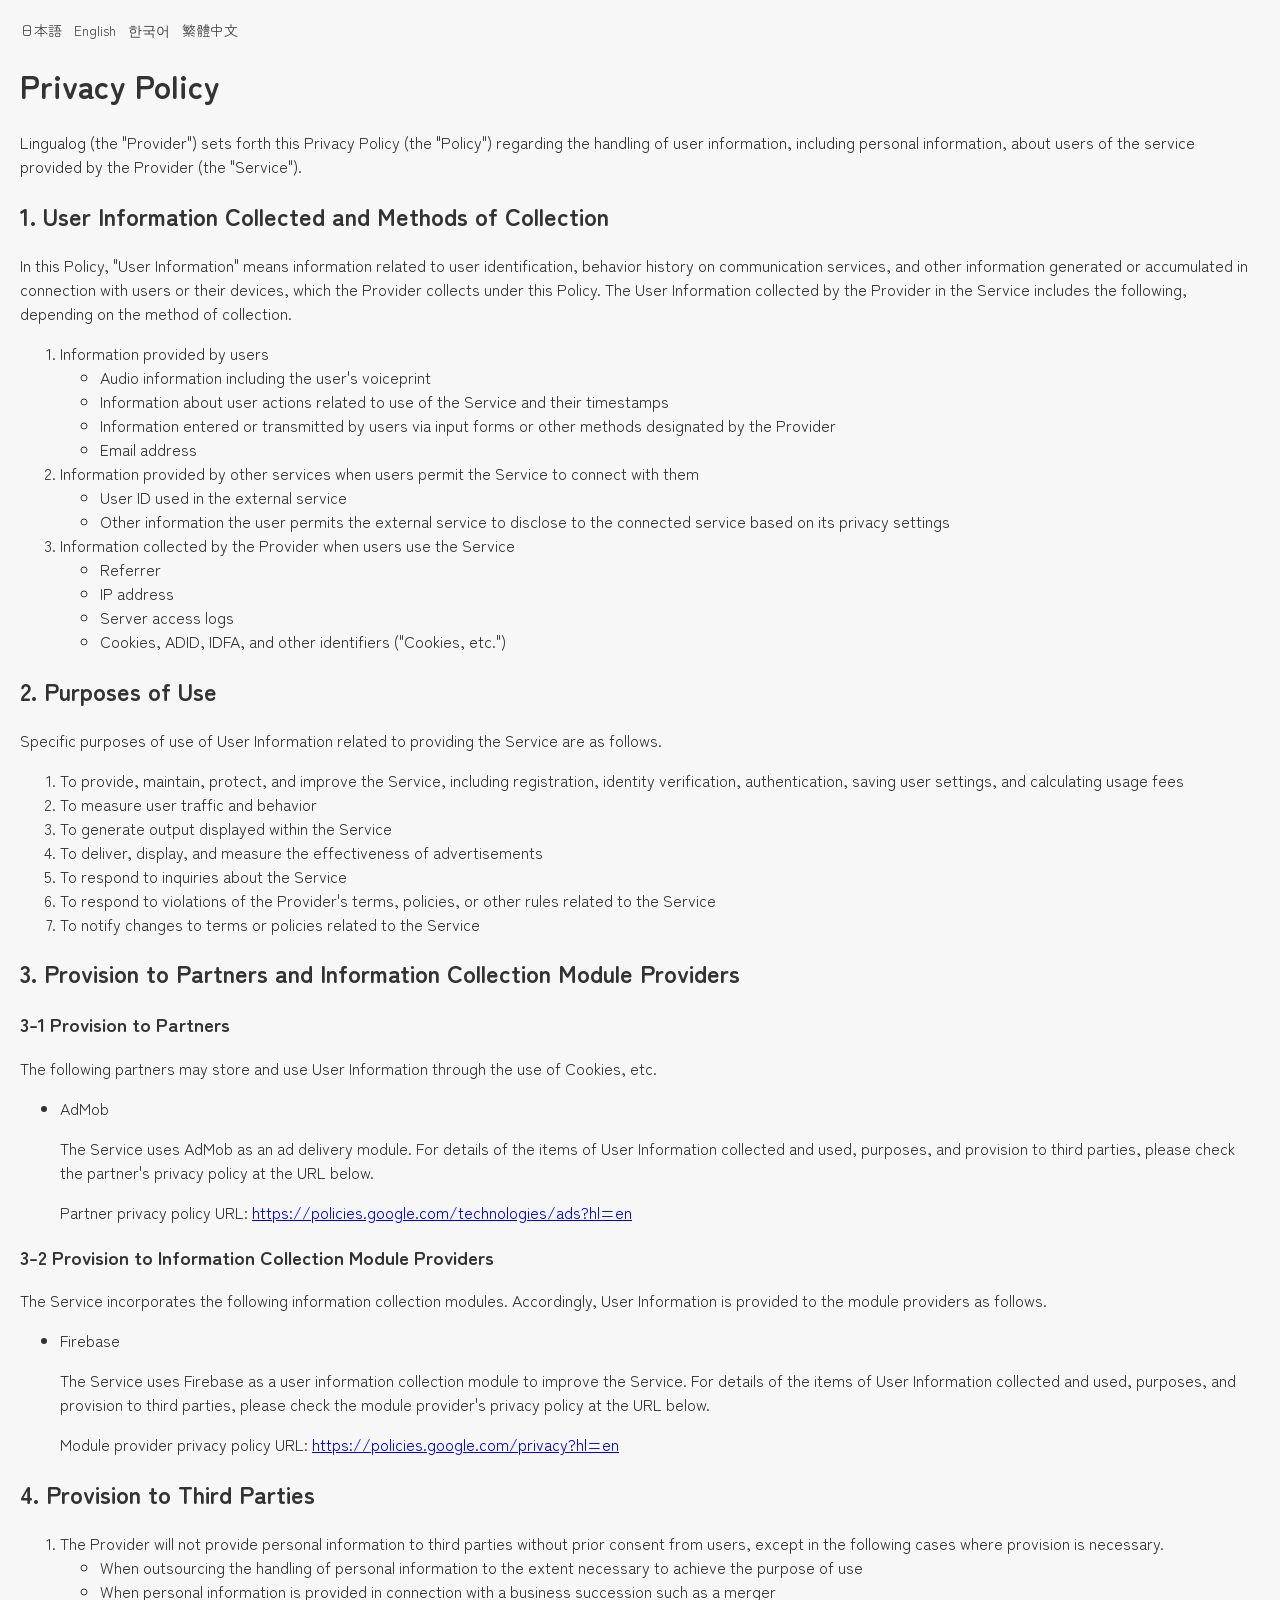
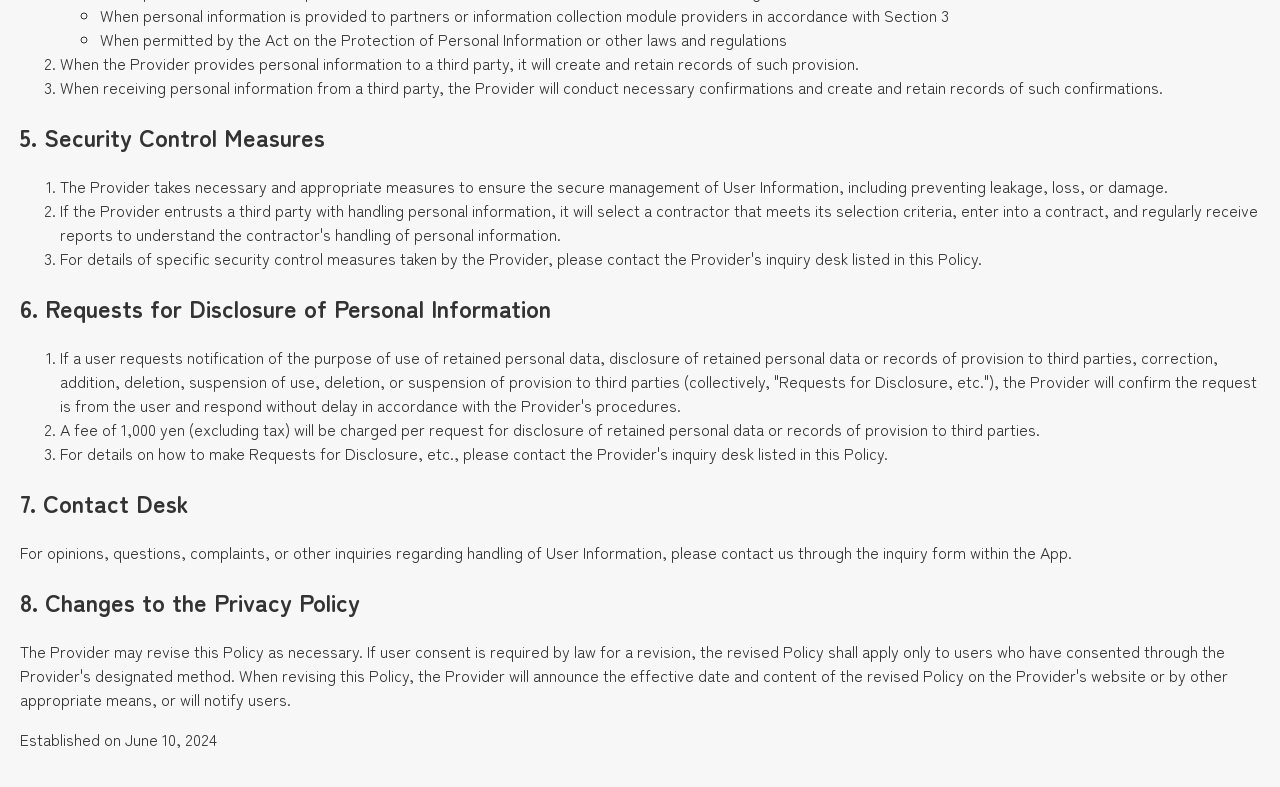
<file: public/en/privacy.html>
<!DOCTYPE html>
<html lang="en">
<head>
    <meta charset="UTF-8">
    <meta name="viewport" content="width=device-width, initial-scale=1.0">
    <title>Privacy Policy</title>
    <link rel="stylesheet" href="../styles.css">
    <link href="https://fonts.googleapis.com/css2?family=Zen+Maru+Gothic:wght@350;400&display=swap" rel="stylesheet">
    <link rel="icon" href="../favicon.png" type="image/x-icon">
    <link rel="shortcut icon" href="../favicon.png" type="image/x-icon">
    <link rel="apple-touch-icon" href="../apple-touch-icon.png">
</head>
<body>
        <nav class="lang-switch">
        <a href="../privacy.html">日本語</a>
        <a href="./privacy.html">English</a>
        <a href="../ko/privacy.html">한국어</a>
        <a href="../zh-Hant/privacy.html">繁體中文</a>
    </nav>


    <h1>Privacy Policy</h1>
    <p>Lingualog (the "Provider") sets forth this Privacy Policy (the "Policy") regarding the handling of user information, including personal information, about users of the service provided by the Provider (the "Service").</p>

    <h2>1. User Information Collected and Methods of Collection</h2>
    <p>In this Policy, "User Information" means information related to user identification, behavior history on communication services, and other information generated or accumulated in connection with users or their devices, which the Provider collects under this Policy. The User Information collected by the Provider in the Service includes the following, depending on the method of collection.</p>
    <ol>
        <li>Information provided by users
            <ul>
                <li>Audio information including the user's voiceprint</li>
                <li>Information about user actions related to use of the Service and their timestamps</li>
                <li>Information entered or transmitted by users via input forms or other methods designated by the Provider</li>
                <li>Email address</li>
            </ul>
        </li>
        <li>Information provided by other services when users permit the Service to connect with them
            <ul>
                <li>User ID used in the external service</li>
                <li>Other information the user permits the external service to disclose to the connected service based on its privacy settings</li>
            </ul>
        </li>
        <li>Information collected by the Provider when users use the Service
            <ul>
                <li>Referrer</li>
                <li>IP address</li>
                <li>Server access logs</li>
                <li>Cookies, ADID, IDFA, and other identifiers ("Cookies, etc.")</li>
            </ul>
        </li>
    </ol>

    <h2>2. Purposes of Use</h2>
    <p>Specific purposes of use of User Information related to providing the Service are as follows.</p>
    <ol>
        <li>To provide, maintain, protect, and improve the Service, including registration, identity verification, authentication, saving user settings, and calculating usage fees</li>
        <li>To measure user traffic and behavior</li>
        <li>To generate output displayed within the Service</li>
        <li>To deliver, display, and measure the effectiveness of advertisements</li>
        <li>To respond to inquiries about the Service</li>
        <li>To respond to violations of the Provider's terms, policies, or other rules related to the Service</li>
        <li>To notify changes to terms or policies related to the Service</li>
    </ol>

    <h2>3. Provision to Partners and Information Collection Module Providers</h2>
    <h3>3-1 Provision to Partners</h3>
    <p>The following partners may store and use User Information through the use of Cookies, etc.</p>
    <ul>
        <li>AdMob
            <p>The Service uses AdMob as an ad delivery module. For details of the items of User Information collected and used, purposes, and provision to third parties, please check the partner's privacy policy at the URL below.</p>
            <p>Partner privacy policy URL: <a href="https://policies.google.com/technologies/ads?hl=en" target="_blank">https://policies.google.com/technologies/ads?hl=en</a></p>
        </li>
    </ul>

    <h3>3-2 Provision to Information Collection Module Providers</h3>
    <p>The Service incorporates the following information collection modules. Accordingly, User Information is provided to the module providers as follows.</p>
    <ul>
        <li>Firebase
            <p>The Service uses Firebase as a user information collection module to improve the Service. For details of the items of User Information collected and used, purposes, and provision to third parties, please check the module provider's privacy policy at the URL below.</p>
            <p>Module provider privacy policy URL: <a href="https://policies.google.com/privacy?hl=en" target="_blank">https://policies.google.com/privacy?hl=en</a></p>
        </li>
    </ul>

    <h2>4. Provision to Third Parties</h2>
    <ol>
        <li>The Provider will not provide personal information to third parties without prior consent from users, except in the following cases where provision is necessary.</li>
        <ul>
            <li>When outsourcing the handling of personal information to the extent necessary to achieve the purpose of use</li>
            <li>When personal information is provided in connection with a business succession such as a merger</li>
            <li>When personal information is provided to partners or information collection module providers in accordance with Section 3</li>
            <li>When permitted by the Act on the Protection of Personal Information or other laws and regulations</li>
        </ul>
        <li>When the Provider provides personal information to a third party, it will create and retain records of such provision.</li>
        <li>When receiving personal information from a third party, the Provider will conduct necessary confirmations and create and retain records of such confirmations.</li>
    </ol>

    <h2>5. Security Control Measures</h2>
    <ol>
        <li>The Provider takes necessary and appropriate measures to ensure the secure management of User Information, including preventing leakage, loss, or damage.</li>
        <li>If the Provider entrusts a third party with handling personal information, it will select a contractor that meets its selection criteria, enter into a contract, and regularly receive reports to understand the contractor's handling of personal information.</li>
        <li>For details of specific security control measures taken by the Provider, please contact the Provider's inquiry desk listed in this Policy.</li>
    </ol>

    <h2>6. Requests for Disclosure of Personal Information</h2>
    <ol>
        <li>If a user requests notification of the purpose of use of retained personal data, disclosure of retained personal data or records of provision to third parties, correction, addition, deletion, suspension of use, deletion, or suspension of provision to third parties (collectively, "Requests for Disclosure, etc."), the Provider will confirm the request is from the user and respond without delay in accordance with the Provider's procedures.</li>
        <li>A fee of 1,000 yen (excluding tax) will be charged per request for disclosure of retained personal data or records of provision to third parties.</li>
        <li>For details on how to make Requests for Disclosure, etc., please contact the Provider's inquiry desk listed in this Policy.</li>
    </ol>

    <h2>7. Contact Desk</h2>
    <p>For opinions, questions, complaints, or other inquiries regarding handling of User Information, please contact us through the inquiry form within the App.</p>

    <h2>8. Changes to the Privacy Policy</h2>
    <p>The Provider may revise this Policy as necessary. If user consent is required by law for a revision, the revised Policy shall apply only to users who have consented through the Provider's designated method. When revising this Policy, the Provider will announce the effective date and content of the revised Policy on the Provider's website or by other appropriate means, or will notify users.</p>

    <p>Established on June 10, 2024</p>
</body>
</html>
</file>
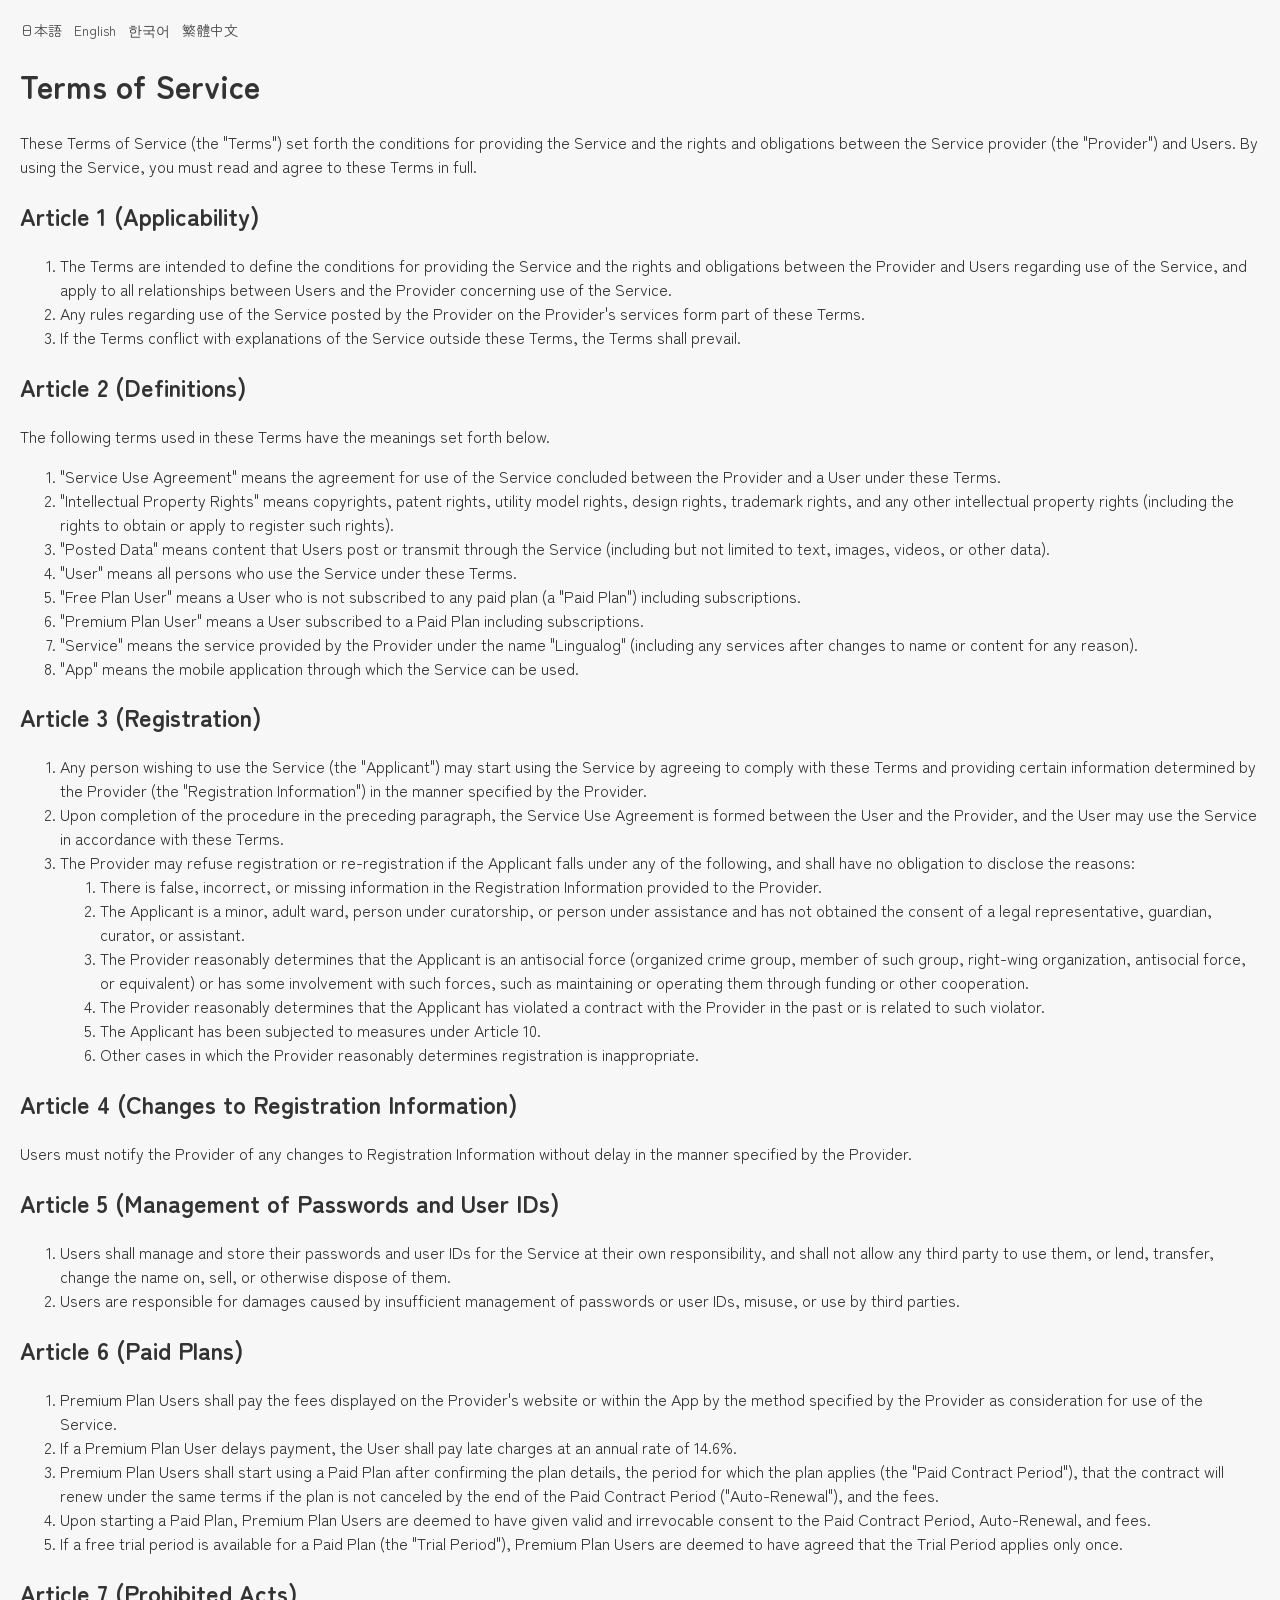
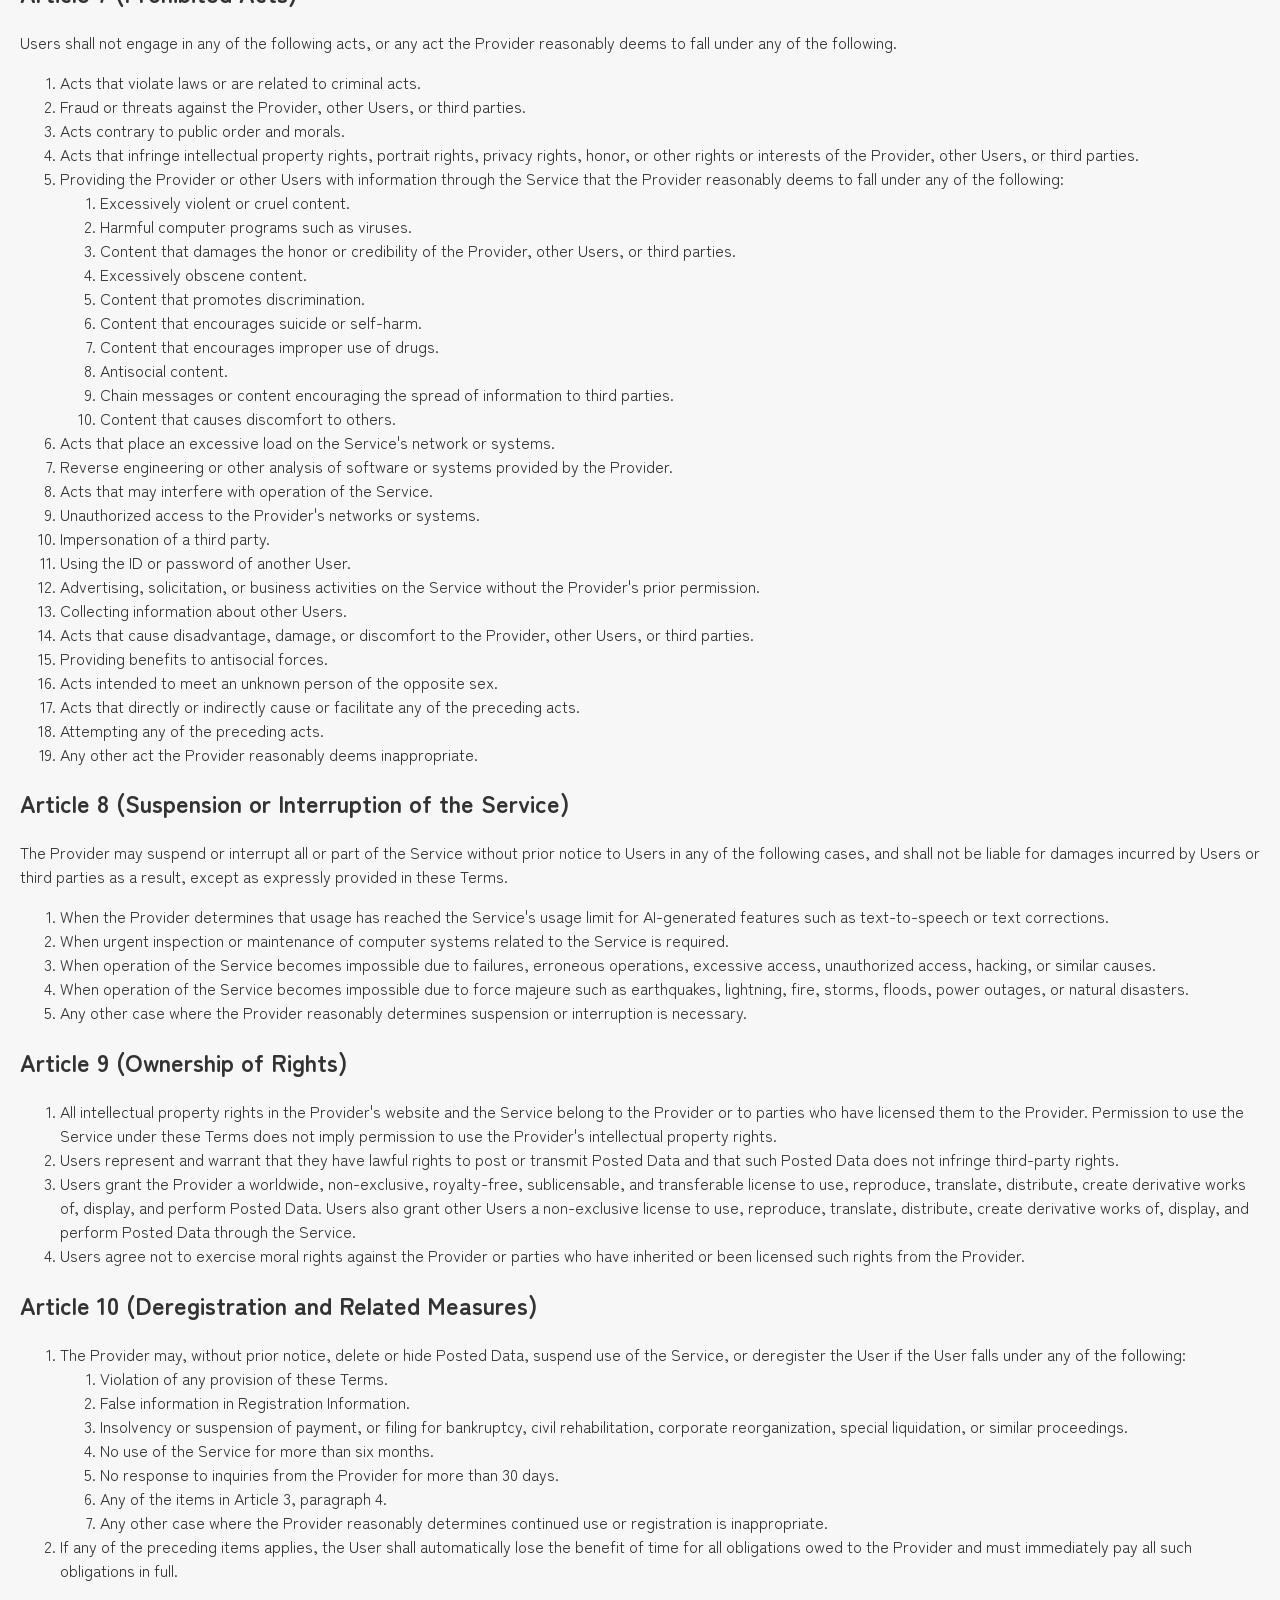
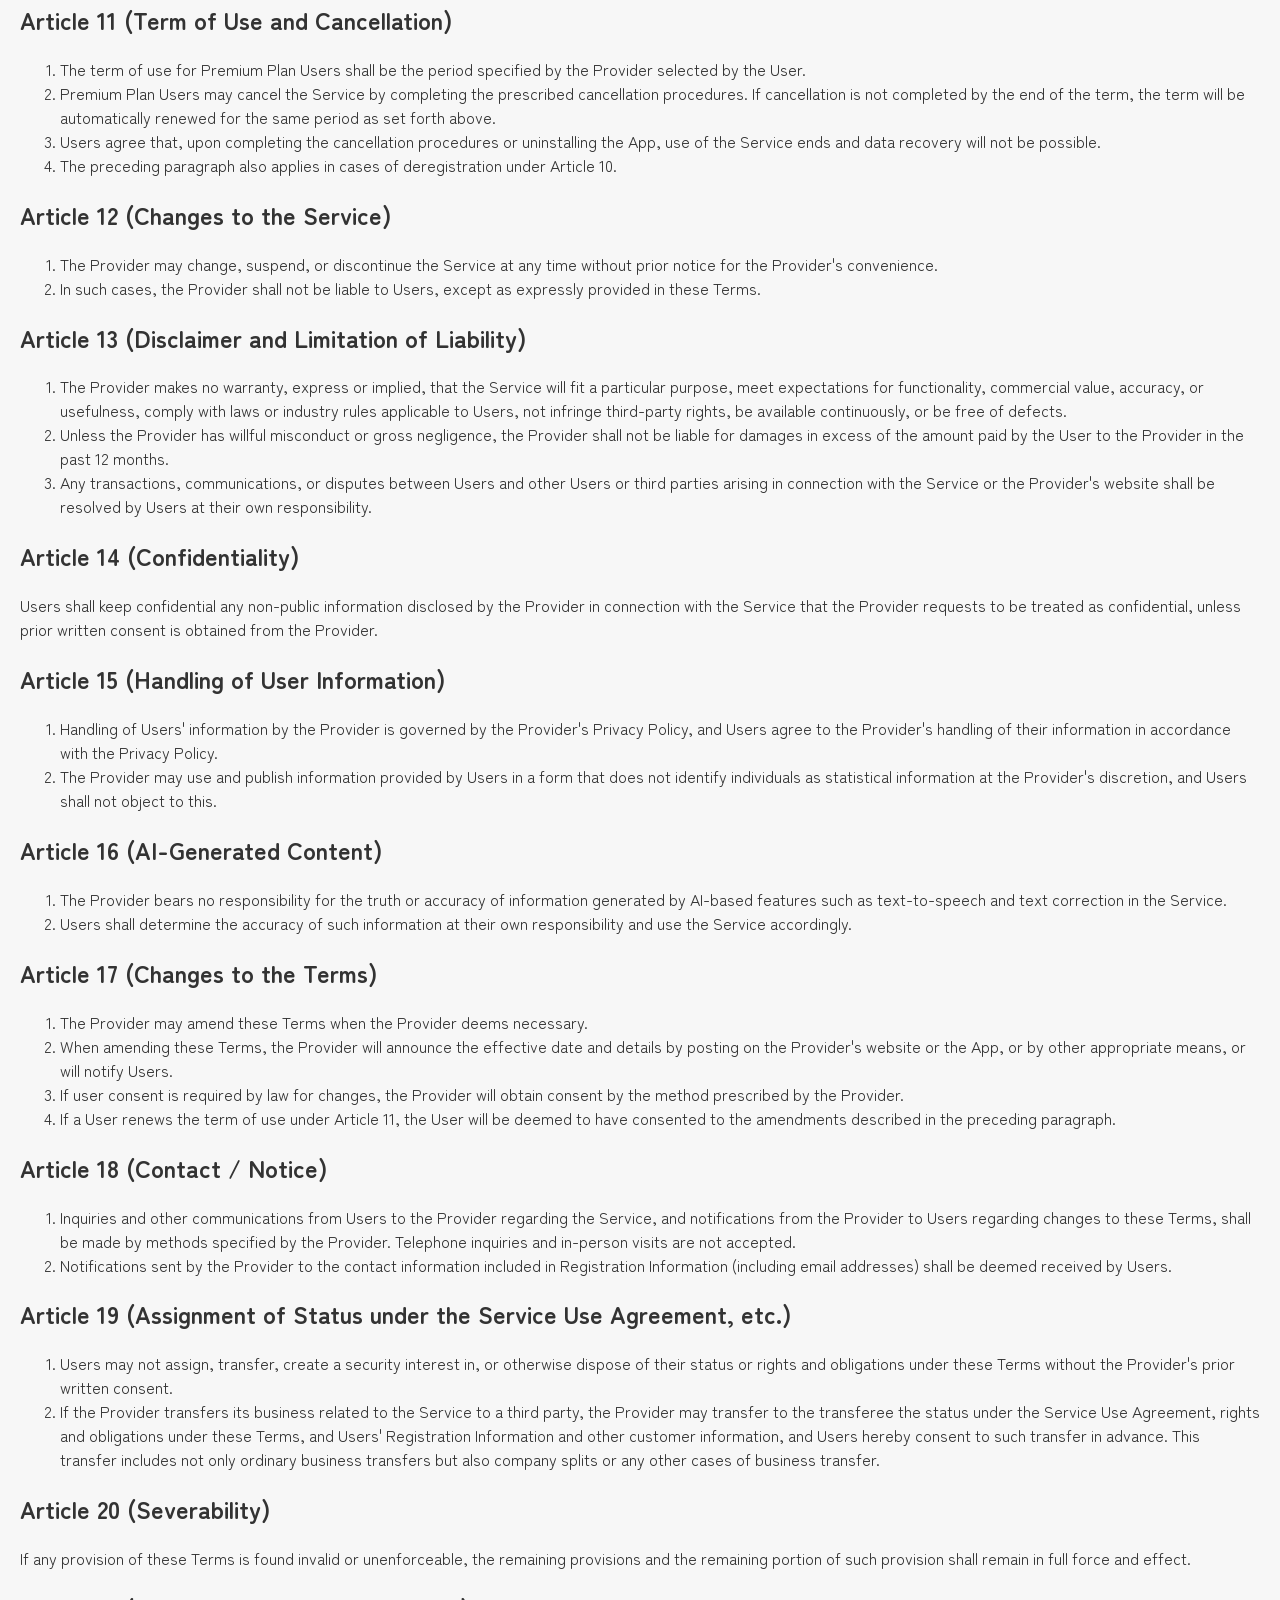
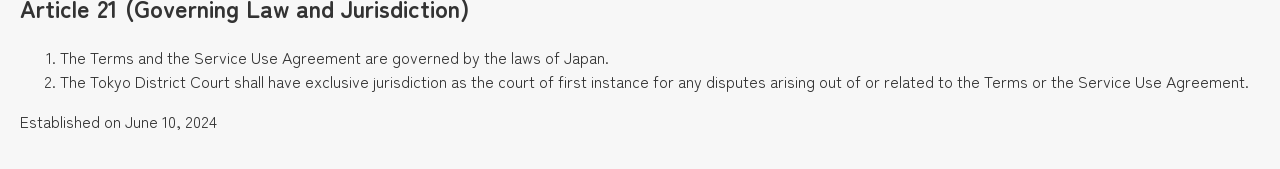
<file: public/en/terms.html>
<!DOCTYPE html>
<html lang="en">
<head>
    <meta charset="UTF-8">
    <meta name="viewport" content="width=device-width, initial-scale=1.0">
    <title>Terms of Service</title>
    <link rel="stylesheet" href="../styles.css">
    <link href="https://fonts.googleapis.com/css2?family=Zen+Maru+Gothic:wght@350;400&display=swap" rel="stylesheet">
    <link rel="icon" href="../favicon.png" type="image/x-icon">
    <link rel="shortcut icon" href="../favicon.png" type="image/x-icon">
    <link rel="apple-touch-icon" href="../apple-touch-icon.png">
</head>
<body>
        <nav class="lang-switch">
        <a href="../terms.html">日本語</a>
        <a href="./terms.html">English</a>
        <a href="../ko/terms.html">한국어</a>
        <a href="../zh-Hant/terms.html">繁體中文</a>
    </nav>


    <h1>Terms of Service</h1>
    <p>These Terms of Service (the "Terms") set forth the conditions for providing the Service and the rights and obligations between the Service provider (the "Provider") and Users. By using the Service, you must read and agree to these Terms in full.</p>

    <h2>Article 1 (Applicability)</h2>
    <ol>
        <li>The Terms are intended to define the conditions for providing the Service and the rights and obligations between the Provider and Users regarding use of the Service, and apply to all relationships between Users and the Provider concerning use of the Service.</li>
        <li>Any rules regarding use of the Service posted by the Provider on the Provider's services form part of these Terms.</li>
        <li>If the Terms conflict with explanations of the Service outside these Terms, the Terms shall prevail.</li>
    </ol>

    <h2>Article 2 (Definitions)</h2>
    <p>The following terms used in these Terms have the meanings set forth below.</p>
    <ol>
        <li>"Service Use Agreement" means the agreement for use of the Service concluded between the Provider and a User under these Terms.</li>
        <li>"Intellectual Property Rights" means copyrights, patent rights, utility model rights, design rights, trademark rights, and any other intellectual property rights (including the rights to obtain or apply to register such rights).</li>
        <li>"Posted Data" means content that Users post or transmit through the Service (including but not limited to text, images, videos, or other data).</li>
        <li>"User" means all persons who use the Service under these Terms.</li>
        <li>"Free Plan User" means a User who is not subscribed to any paid plan (a "Paid Plan") including subscriptions.</li>
        <li>"Premium Plan User" means a User subscribed to a Paid Plan including subscriptions.</li>
        <li>"Service" means the service provided by the Provider under the name "Lingualog" (including any services after changes to name or content for any reason).</li>
        <li>"App" means the mobile application through which the Service can be used.</li>
    </ol>

    <h2>Article 3 (Registration)</h2>
    <ol>
        <li>Any person wishing to use the Service (the "Applicant") may start using the Service by agreeing to comply with these Terms and providing certain information determined by the Provider (the "Registration Information") in the manner specified by the Provider.</li>
        <li>Upon completion of the procedure in the preceding paragraph, the Service Use Agreement is formed between the User and the Provider, and the User may use the Service in accordance with these Terms.</li>
        <li>The Provider may refuse registration or re-registration if the Applicant falls under any of the following, and shall have no obligation to disclose the reasons:
            <ol>
                <li>There is false, incorrect, or missing information in the Registration Information provided to the Provider.</li>
                <li>The Applicant is a minor, adult ward, person under curatorship, or person under assistance and has not obtained the consent of a legal representative, guardian, curator, or assistant.</li>
                <li>The Provider reasonably determines that the Applicant is an antisocial force (organized crime group, member of such group, right-wing organization, antisocial force, or equivalent) or has some involvement with such forces, such as maintaining or operating them through funding or other cooperation.</li>
                <li>The Provider reasonably determines that the Applicant has violated a contract with the Provider in the past or is related to such violator.</li>
                <li>The Applicant has been subjected to measures under Article 10.</li>
                <li>Other cases in which the Provider reasonably determines registration is inappropriate.</li>
            </ol>
        </li>
    </ol>

    <h2>Article 4 (Changes to Registration Information)</h2>
    <p>Users must notify the Provider of any changes to Registration Information without delay in the manner specified by the Provider.</p>

    <h2>Article 5 (Management of Passwords and User IDs)</h2>
    <ol>
        <li>Users shall manage and store their passwords and user IDs for the Service at their own responsibility, and shall not allow any third party to use them, or lend, transfer, change the name on, sell, or otherwise dispose of them.</li>
        <li>Users are responsible for damages caused by insufficient management of passwords or user IDs, misuse, or use by third parties.</li>
    </ol>

    <h2>Article 6 (Paid Plans)</h2>
    <ol>
        <li>Premium Plan Users shall pay the fees displayed on the Provider's website or within the App by the method specified by the Provider as consideration for use of the Service.</li>
        <li>If a Premium Plan User delays payment, the User shall pay late charges at an annual rate of 14.6%.</li>
        <li>Premium Plan Users shall start using a Paid Plan after confirming the plan details, the period for which the plan applies (the "Paid Contract Period"), that the contract will renew under the same terms if the plan is not canceled by the end of the Paid Contract Period ("Auto-Renewal"), and the fees.</li>
        <li>Upon starting a Paid Plan, Premium Plan Users are deemed to have given valid and irrevocable consent to the Paid Contract Period, Auto-Renewal, and fees.</li>
        <li>If a free trial period is available for a Paid Plan (the "Trial Period"), Premium Plan Users are deemed to have agreed that the Trial Period applies only once.</li>
    </ol>

    <h2>Article 7 (Prohibited Acts)</h2>
    <p>Users shall not engage in any of the following acts, or any act the Provider reasonably deems to fall under any of the following.</p>
    <ol>
        <li>Acts that violate laws or are related to criminal acts.</li>
        <li>Fraud or threats against the Provider, other Users, or third parties.</li>
        <li>Acts contrary to public order and morals.</li>
        <li>Acts that infringe intellectual property rights, portrait rights, privacy rights, honor, or other rights or interests of the Provider, other Users, or third parties.</li>
        <li>Providing the Provider or other Users with information through the Service that the Provider reasonably deems to fall under any of the following:
            <ol>
                <li>Excessively violent or cruel content.</li>
                <li>Harmful computer programs such as viruses.</li>
                <li>Content that damages the honor or credibility of the Provider, other Users, or third parties.</li>
                <li>Excessively obscene content.</li>
                <li>Content that promotes discrimination.</li>
                <li>Content that encourages suicide or self-harm.</li>
                <li>Content that encourages improper use of drugs.</li>
                <li>Antisocial content.</li>
                <li>Chain messages or content encouraging the spread of information to third parties.</li>
                <li>Content that causes discomfort to others.</li>
            </ol>
        </li>
        <li>Acts that place an excessive load on the Service's network or systems.</li>
        <li>Reverse engineering or other analysis of software or systems provided by the Provider.</li>
        <li>Acts that may interfere with operation of the Service.</li>
        <li>Unauthorized access to the Provider's networks or systems.</li>
        <li>Impersonation of a third party.</li>
        <li>Using the ID or password of another User.</li>
        <li>Advertising, solicitation, or business activities on the Service without the Provider's prior permission.</li>
        <li>Collecting information about other Users.</li>
        <li>Acts that cause disadvantage, damage, or discomfort to the Provider, other Users, or third parties.</li>
        <li>Providing benefits to antisocial forces.</li>
        <li>Acts intended to meet an unknown person of the opposite sex.</li>
        <li>Acts that directly or indirectly cause or facilitate any of the preceding acts.</li>
        <li>Attempting any of the preceding acts.</li>
        <li>Any other act the Provider reasonably deems inappropriate.</li>
    </ol>

    <h2>Article 8 (Suspension or Interruption of the Service)</h2>
    <p>The Provider may suspend or interrupt all or part of the Service without prior notice to Users in any of the following cases, and shall not be liable for damages incurred by Users or third parties as a result, except as expressly provided in these Terms.</p>
    <ol>
        <li>When the Provider determines that usage has reached the Service's usage limit for AI-generated features such as text-to-speech or text corrections.</li>
        <li>When urgent inspection or maintenance of computer systems related to the Service is required.</li>
        <li>When operation of the Service becomes impossible due to failures, erroneous operations, excessive access, unauthorized access, hacking, or similar causes.</li>
        <li>When operation of the Service becomes impossible due to force majeure such as earthquakes, lightning, fire, storms, floods, power outages, or natural disasters.</li>
        <li>Any other case where the Provider reasonably determines suspension or interruption is necessary.</li>
    </ol>

    <h2>Article 9 (Ownership of Rights)</h2>
    <ol>
        <li>All intellectual property rights in the Provider's website and the Service belong to the Provider or to parties who have licensed them to the Provider. Permission to use the Service under these Terms does not imply permission to use the Provider's intellectual property rights.</li>
        <li>Users represent and warrant that they have lawful rights to post or transmit Posted Data and that such Posted Data does not infringe third-party rights.</li>
        <li>Users grant the Provider a worldwide, non-exclusive, royalty-free, sublicensable, and transferable license to use, reproduce, translate, distribute, create derivative works of, display, and perform Posted Data. Users also grant other Users a non-exclusive license to use, reproduce, translate, distribute, create derivative works of, display, and perform Posted Data through the Service.</li>
        <li>Users agree not to exercise moral rights against the Provider or parties who have inherited or been licensed such rights from the Provider.</li>
    </ol>

    <h2>Article 10 (Deregistration and Related Measures)</h2>
    <ol>
        <li>The Provider may, without prior notice, delete or hide Posted Data, suspend use of the Service, or deregister the User if the User falls under any of the following:
            <ol>
                <li>Violation of any provision of these Terms.</li>
                <li>False information in Registration Information.</li>
                <li>Insolvency or suspension of payment, or filing for bankruptcy, civil rehabilitation, corporate reorganization, special liquidation, or similar proceedings.</li>
                <li>No use of the Service for more than six months.</li>
                <li>No response to inquiries from the Provider for more than 30 days.</li>
                <li>Any of the items in Article 3, paragraph 4.</li>
                <li>Any other case where the Provider reasonably determines continued use or registration is inappropriate.</li>
            </ol>
        </li>
        <li>If any of the preceding items applies, the User shall automatically lose the benefit of time for all obligations owed to the Provider and must immediately pay all such obligations in full.</li>
    </ol>

    <h2>Article 11 (Term of Use and Cancellation)</h2>
    <ol>
        <li>The term of use for Premium Plan Users shall be the period specified by the Provider selected by the User.</li>
        <li>Premium Plan Users may cancel the Service by completing the prescribed cancellation procedures. If cancellation is not completed by the end of the term, the term will be automatically renewed for the same period as set forth above.</li>
        <li>Users agree that, upon completing the cancellation procedures or uninstalling the App, use of the Service ends and data recovery will not be possible.</li>
        <li>The preceding paragraph also applies in cases of deregistration under Article 10.</li>
    </ol>

    <h2>Article 12 (Changes to the Service)</h2>
    <ol>
        <li>The Provider may change, suspend, or discontinue the Service at any time without prior notice for the Provider's convenience.</li>
        <li>In such cases, the Provider shall not be liable to Users, except as expressly provided in these Terms.</li>
    </ol>

    <h2>Article 13 (Disclaimer and Limitation of Liability)</h2>
    <ol>
        <li>The Provider makes no warranty, express or implied, that the Service will fit a particular purpose, meet expectations for functionality, commercial value, accuracy, or usefulness, comply with laws or industry rules applicable to Users, not infringe third-party rights, be available continuously, or be free of defects.</li>
        <li>Unless the Provider has willful misconduct or gross negligence, the Provider shall not be liable for damages in excess of the amount paid by the User to the Provider in the past 12 months.</li>
        <li>Any transactions, communications, or disputes between Users and other Users or third parties arising in connection with the Service or the Provider's website shall be resolved by Users at their own responsibility.</li>
    </ol>

    <h2>Article 14 (Confidentiality)</h2>
    <p>Users shall keep confidential any non-public information disclosed by the Provider in connection with the Service that the Provider requests to be treated as confidential, unless prior written consent is obtained from the Provider.</p>

    <h2>Article 15 (Handling of User Information)</h2>
    <ol>
        <li>Handling of Users' information by the Provider is governed by the Provider's Privacy Policy, and Users agree to the Provider's handling of their information in accordance with the Privacy Policy.</li>
        <li>The Provider may use and publish information provided by Users in a form that does not identify individuals as statistical information at the Provider's discretion, and Users shall not object to this.</li>
    </ol>

    <h2>Article 16 (AI-Generated Content)</h2>
    <ol>
        <li>The Provider bears no responsibility for the truth or accuracy of information generated by AI-based features such as text-to-speech and text correction in the Service.</li>
        <li>Users shall determine the accuracy of such information at their own responsibility and use the Service accordingly.</li>
    </ol>

    <h2>Article 17 (Changes to the Terms)</h2>
    <ol>
        <li>The Provider may amend these Terms when the Provider deems necessary.</li>
        <li>When amending these Terms, the Provider will announce the effective date and details by posting on the Provider's website or the App, or by other appropriate means, or will notify Users.</li>
        <li>If user consent is required by law for changes, the Provider will obtain consent by the method prescribed by the Provider.</li>
        <li>If a User renews the term of use under Article 11, the User will be deemed to have consented to the amendments described in the preceding paragraph.</li>
    </ol>

    <h2>Article 18 (Contact / Notice)</h2>
    <ol>
        <li>Inquiries and other communications from Users to the Provider regarding the Service, and notifications from the Provider to Users regarding changes to these Terms, shall be made by methods specified by the Provider. Telephone inquiries and in-person visits are not accepted.</li>
        <li>Notifications sent by the Provider to the contact information included in Registration Information (including email addresses) shall be deemed received by Users.</li>
    </ol>

    <h2>Article 19 (Assignment of Status under the Service Use Agreement, etc.)</h2>
    <ol>
        <li>Users may not assign, transfer, create a security interest in, or otherwise dispose of their status or rights and obligations under these Terms without the Provider's prior written consent.</li>
        <li>If the Provider transfers its business related to the Service to a third party, the Provider may transfer to the transferee the status under the Service Use Agreement, rights and obligations under these Terms, and Users' Registration Information and other customer information, and Users hereby consent to such transfer in advance. This transfer includes not only ordinary business transfers but also company splits or any other cases of business transfer.</li>
    </ol>

    <h2>Article 20 (Severability)</h2>
    <p>If any provision of these Terms is found invalid or unenforceable, the remaining provisions and the remaining portion of such provision shall remain in full force and effect.</p>

    <h2>Article 21 (Governing Law and Jurisdiction)</h2>
    <ol>
        <li>The Terms and the Service Use Agreement are governed by the laws of Japan.</li>
        <li>The Tokyo District Court shall have exclusive jurisdiction as the court of first instance for any disputes arising out of or related to the Terms or the Service Use Agreement.</li>
    </ol>

    <p>Established on June 10, 2024</p>
</body>
</html>
</file>
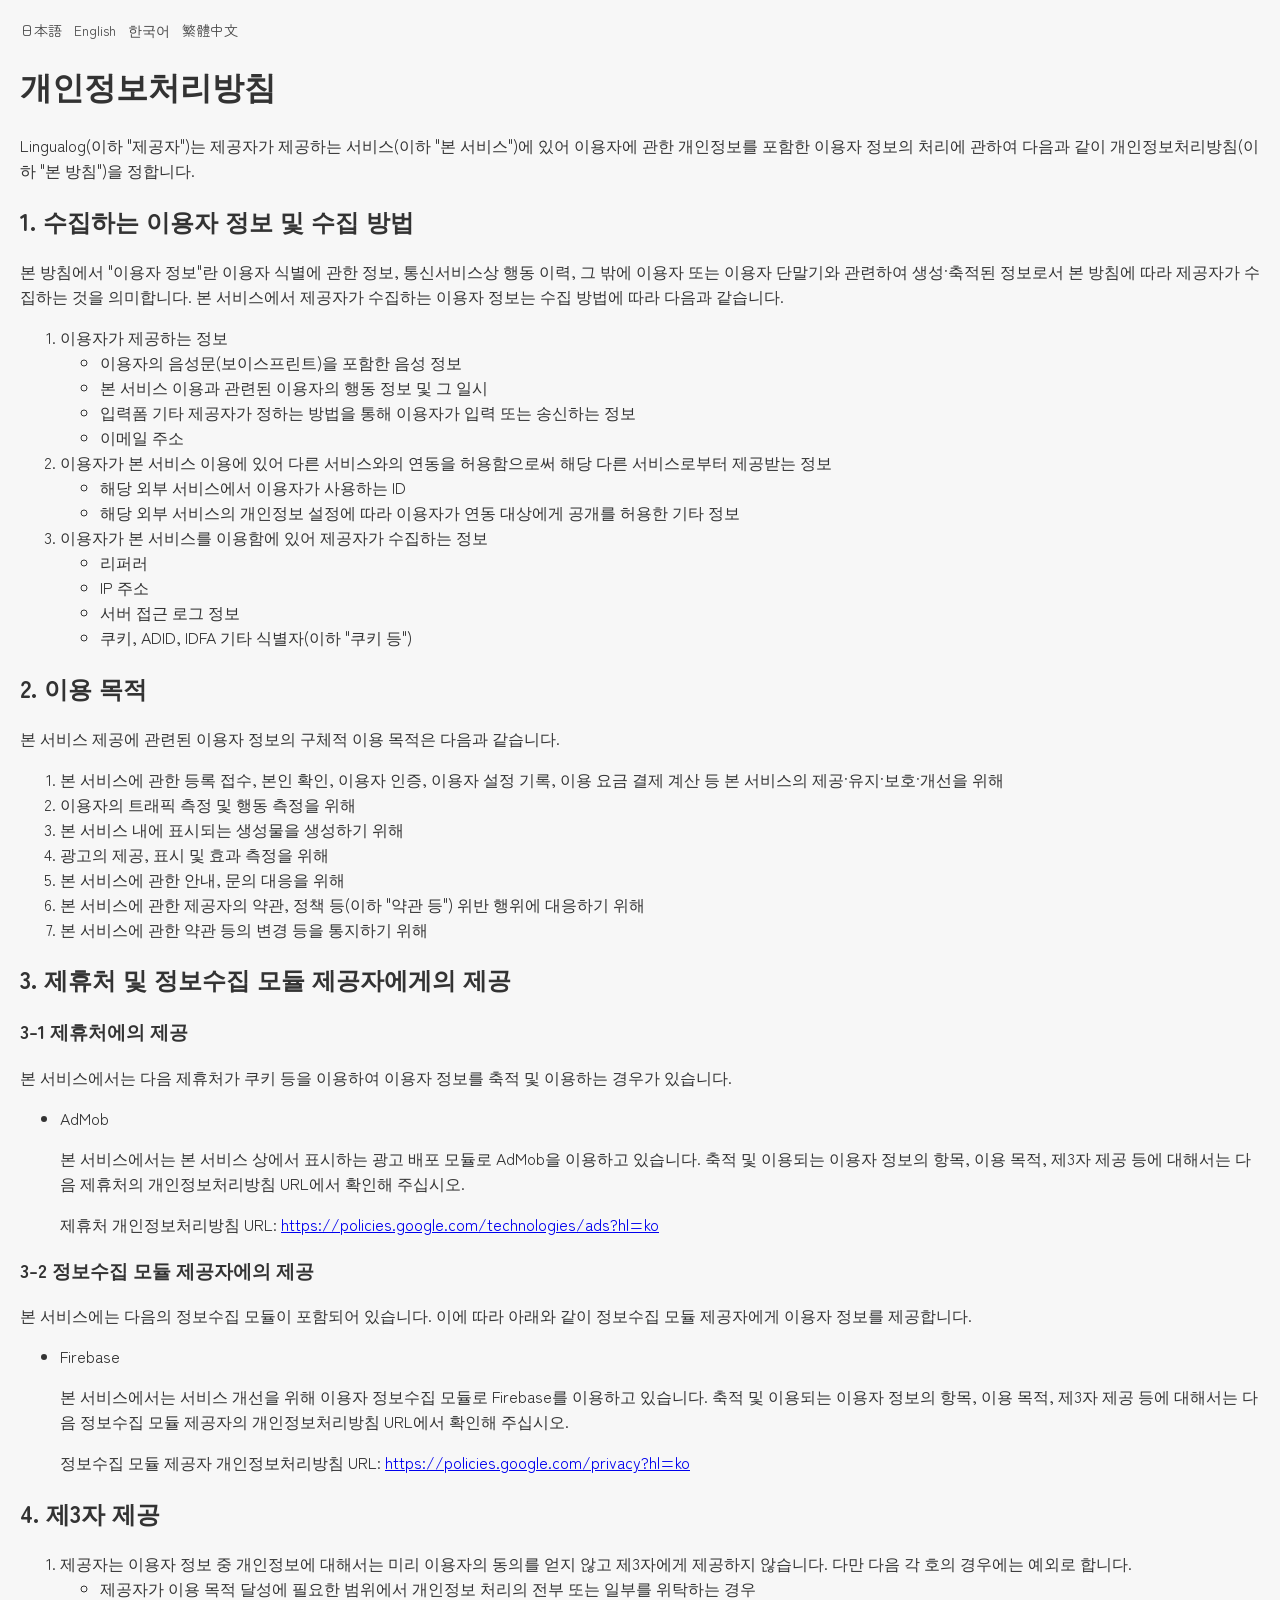
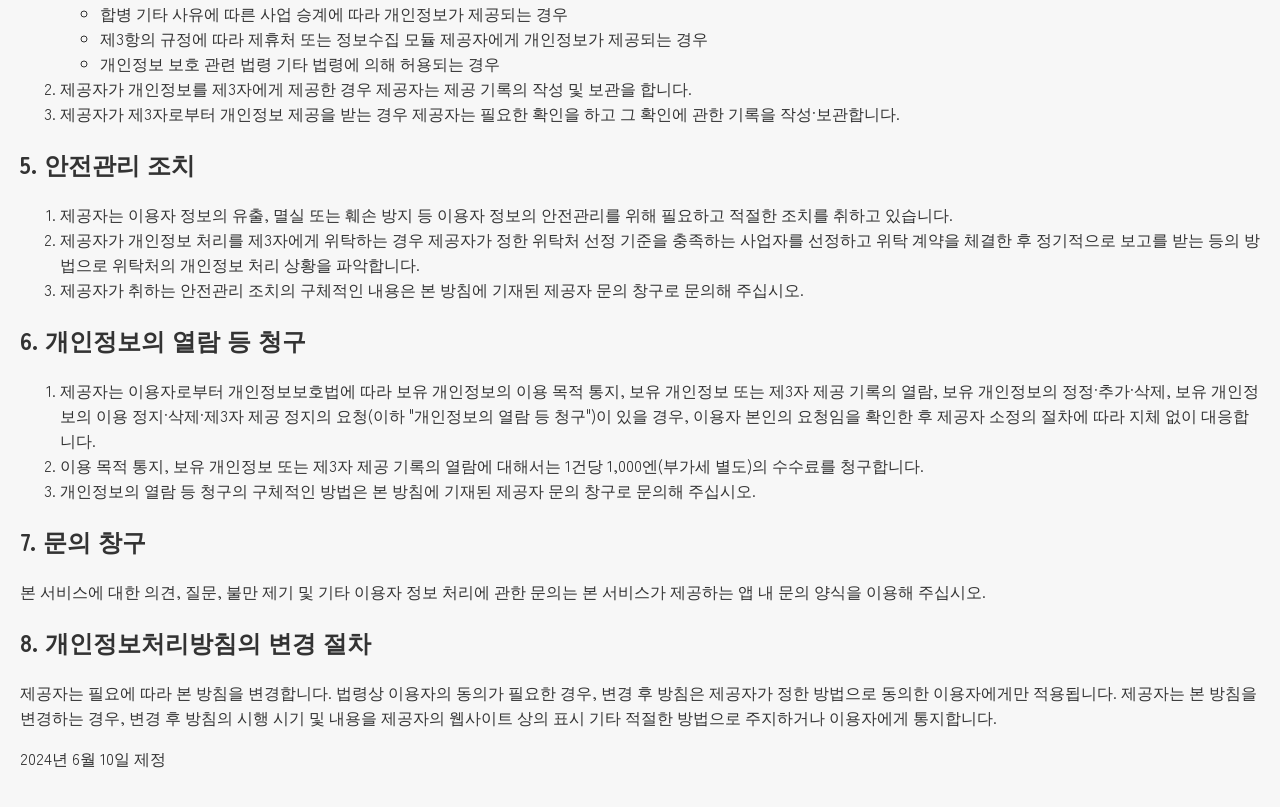
<file: public/ko/privacy.html>
<!DOCTYPE html>
<html lang="ko">
<head>
    <meta charset="UTF-8">
    <meta name="viewport" content="width=device-width, initial-scale=1.0">
    <title>개인정보처리방침</title>
    <link rel="stylesheet" href="../styles.css">
    <link href="https://fonts.googleapis.com/css2?family=Zen+Maru+Gothic:wght@350;400&display=swap" rel="stylesheet">
    <link rel="icon" href="../favicon.png" type="image/x-icon">
    <link rel="shortcut icon" href="../favicon.png" type="image/x-icon">
    <link rel="apple-touch-icon" href="../apple-touch-icon.png">
</head>
<body>
    <nav class="lang-switch">
        <a href="../privacy.html">日本語</a>
        <a href="../en/privacy.html">English</a>
        <a href="./privacy.html">한국어</a>
        <a href="../zh-Hant/privacy.html">繁體中文</a>
    </nav>

    <h1>개인정보처리방침</h1>
    <p>Lingualog(이하 "제공자")는 제공자가 제공하는 서비스(이하 "본 서비스")에 있어 이용자에 관한 개인정보를 포함한 이용자 정보의 처리에 관하여 다음과 같이 개인정보처리방침(이하 "본 방침")을 정합니다.</p>

    <h2>1. 수집하는 이용자 정보 및 수집 방법</h2>
    <p>본 방침에서 "이용자 정보"란 이용자 식별에 관한 정보, 통신서비스상 행동 이력, 그 밖에 이용자 또는 이용자 단말기와 관련하여 생성·축적된 정보로서 본 방침에 따라 제공자가 수집하는 것을 의미합니다. 본 서비스에서 제공자가 수집하는 이용자 정보는 수집 방법에 따라 다음과 같습니다.</p>
    <ol>
        <li>이용자가 제공하는 정보
            <ul>
                <li>이용자의 음성문(보이스프린트)을 포함한 음성 정보</li>
                <li>본 서비스 이용과 관련된 이용자의 행동 정보 및 그 일시</li>
                <li>입력폼 기타 제공자가 정하는 방법을 통해 이용자가 입력 또는 송신하는 정보</li>
                <li>이메일 주소</li>
            </ul>
        </li>
        <li>이용자가 본 서비스 이용에 있어 다른 서비스와의 연동을 허용함으로써 해당 다른 서비스로부터 제공받는 정보
            <ul>
                <li>해당 외부 서비스에서 이용자가 사용하는 ID</li>
                <li>해당 외부 서비스의 개인정보 설정에 따라 이용자가 연동 대상에게 공개를 허용한 기타 정보</li>
            </ul>
        </li>
        <li>이용자가 본 서비스를 이용함에 있어 제공자가 수집하는 정보
            <ul>
                <li>리퍼러</li>
                <li>IP 주소</li>
                <li>서버 접근 로그 정보</li>
                <li>쿠키, ADID, IDFA 기타 식별자(이하 "쿠키 등")</li>
            </ul>
        </li>
    </ol>

    <h2>2. 이용 목적</h2>
    <p>본 서비스 제공에 관련된 이용자 정보의 구체적 이용 목적은 다음과 같습니다.</p>
    <ol>
        <li>본 서비스에 관한 등록 접수, 본인 확인, 이용자 인증, 이용자 설정 기록, 이용 요금 결제 계산 등 본 서비스의 제공·유지·보호·개선을 위해</li>
        <li>이용자의 트래픽 측정 및 행동 측정을 위해</li>
        <li>본 서비스 내에 표시되는 생성물을 생성하기 위해</li>
        <li>광고의 제공, 표시 및 효과 측정을 위해</li>
        <li>본 서비스에 관한 안내, 문의 대응을 위해</li>
        <li>본 서비스에 관한 제공자의 약관, 정책 등(이하 "약관 등") 위반 행위에 대응하기 위해</li>
        <li>본 서비스에 관한 약관 등의 변경 등을 통지하기 위해</li>
    </ol>

    <h2>3. 제휴처 및 정보수집 모듈 제공자에게의 제공</h2>
    <h3>3-1 제휴처에의 제공</h3>
    <p>본 서비스에서는 다음 제휴처가 쿠키 등을 이용하여 이용자 정보를 축적 및 이용하는 경우가 있습니다.</p>
    <ul>
        <li>AdMob
            <p>본 서비스에서는 본 서비스 상에서 표시하는 광고 배포 모듈로 AdMob을 이용하고 있습니다. 축적 및 이용되는 이용자 정보의 항목, 이용 목적, 제3자 제공 등에 대해서는 다음 제휴처의 개인정보처리방침 URL에서 확인해 주십시오.</p>
            <p>제휴처 개인정보처리방침 URL: <a href="https://policies.google.com/technologies/ads?hl=ko" target="_blank">https://policies.google.com/technologies/ads?hl=ko</a></p>
        </li>
    </ul>

    <h3>3-2 정보수집 모듈 제공자에의 제공</h3>
    <p>본 서비스에는 다음의 정보수집 모듈이 포함되어 있습니다. 이에 따라 아래와 같이 정보수집 모듈 제공자에게 이용자 정보를 제공합니다.</p>
    <ul>
        <li>Firebase
            <p>본 서비스에서는 서비스 개선을 위해 이용자 정보수집 모듈로 Firebase를 이용하고 있습니다. 축적 및 이용되는 이용자 정보의 항목, 이용 목적, 제3자 제공 등에 대해서는 다음 정보수집 모듈 제공자의 개인정보처리방침 URL에서 확인해 주십시오.</p>
            <p>정보수집 모듈 제공자 개인정보처리방침 URL: <a href="https://policies.google.com/privacy?hl=ko" target="_blank">https://policies.google.com/privacy?hl=ko</a></p>
        </li>
    </ul>

    <h2>4. 제3자 제공</h2>
    <ol>
        <li>제공자는 이용자 정보 중 개인정보에 대해서는 미리 이용자의 동의를 얻지 않고 제3자에게 제공하지 않습니다. 다만 다음 각 호의 경우에는 예외로 합니다.</li>
        <ul>
            <li>제공자가 이용 목적 달성에 필요한 범위에서 개인정보 처리의 전부 또는 일부를 위탁하는 경우</li>
            <li>합병 기타 사유에 따른 사업 승계에 따라 개인정보가 제공되는 경우</li>
            <li>제3항의 규정에 따라 제휴처 또는 정보수집 모듈 제공자에게 개인정보가 제공되는 경우</li>
            <li>개인정보 보호 관련 법령 기타 법령에 의해 허용되는 경우</li>
        </ul>
        <li>제공자가 개인정보를 제3자에게 제공한 경우 제공자는 제공 기록의 작성 및 보관을 합니다.</li>
        <li>제공자가 제3자로부터 개인정보 제공을 받는 경우 제공자는 필요한 확인을 하고 그 확인에 관한 기록을 작성·보관합니다.</li>
    </ol>

    <h2>5. 안전관리 조치</h2>
    <ol>
        <li>제공자는 이용자 정보의 유출, 멸실 또는 훼손 방지 등 이용자 정보의 안전관리를 위해 필요하고 적절한 조치를 취하고 있습니다.</li>
        <li>제공자가 개인정보 처리를 제3자에게 위탁하는 경우 제공자가 정한 위탁처 선정 기준을 충족하는 사업자를 선정하고 위탁 계약을 체결한 후 정기적으로 보고를 받는 등의 방법으로 위탁처의 개인정보 처리 상황을 파악합니다.</li>
        <li>제공자가 취하는 안전관리 조치의 구체적인 내용은 본 방침에 기재된 제공자 문의 창구로 문의해 주십시오.</li>
    </ol>

    <h2>6. 개인정보의 열람 등 청구</h2>
    <ol>
        <li>제공자는 이용자로부터 개인정보보호법에 따라 보유 개인정보의 이용 목적 통지, 보유 개인정보 또는 제3자 제공 기록의 열람, 보유 개인정보의 정정·추가·삭제, 보유 개인정보의 이용 정지·삭제·제3자 제공 정지의 요청(이하 "개인정보의 열람 등 청구")이 있을 경우, 이용자 본인의 요청임을 확인한 후 제공자 소정의 절차에 따라 지체 없이 대응합니다.</li>
        <li>이용 목적 통지, 보유 개인정보 또는 제3자 제공 기록의 열람에 대해서는 1건당 1,000엔(부가세 별도)의 수수료를 청구합니다.</li>
        <li>개인정보의 열람 등 청구의 구체적인 방법은 본 방침에 기재된 제공자 문의 창구로 문의해 주십시오.</li>
    </ol>

    <h2>7. 문의 창구</h2>
    <p>본 서비스에 대한 의견, 질문, 불만 제기 및 기타 이용자 정보 처리에 관한 문의는 본 서비스가 제공하는 앱 내 문의 양식을 이용해 주십시오.</p>

    <h2>8. 개인정보처리방침의 변경 절차</h2>
    <p>제공자는 필요에 따라 본 방침을 변경합니다. 법령상 이용자의 동의가 필요한 경우, 변경 후 방침은 제공자가 정한 방법으로 동의한 이용자에게만 적용됩니다. 제공자는 본 방침을 변경하는 경우, 변경 후 방침의 시행 시기 및 내용을 제공자의 웹사이트 상의 표시 기타 적절한 방법으로 주지하거나 이용자에게 통지합니다.</p>

    <p>2024년 6월 10일 제정</p>
</body>
</html>
</file>
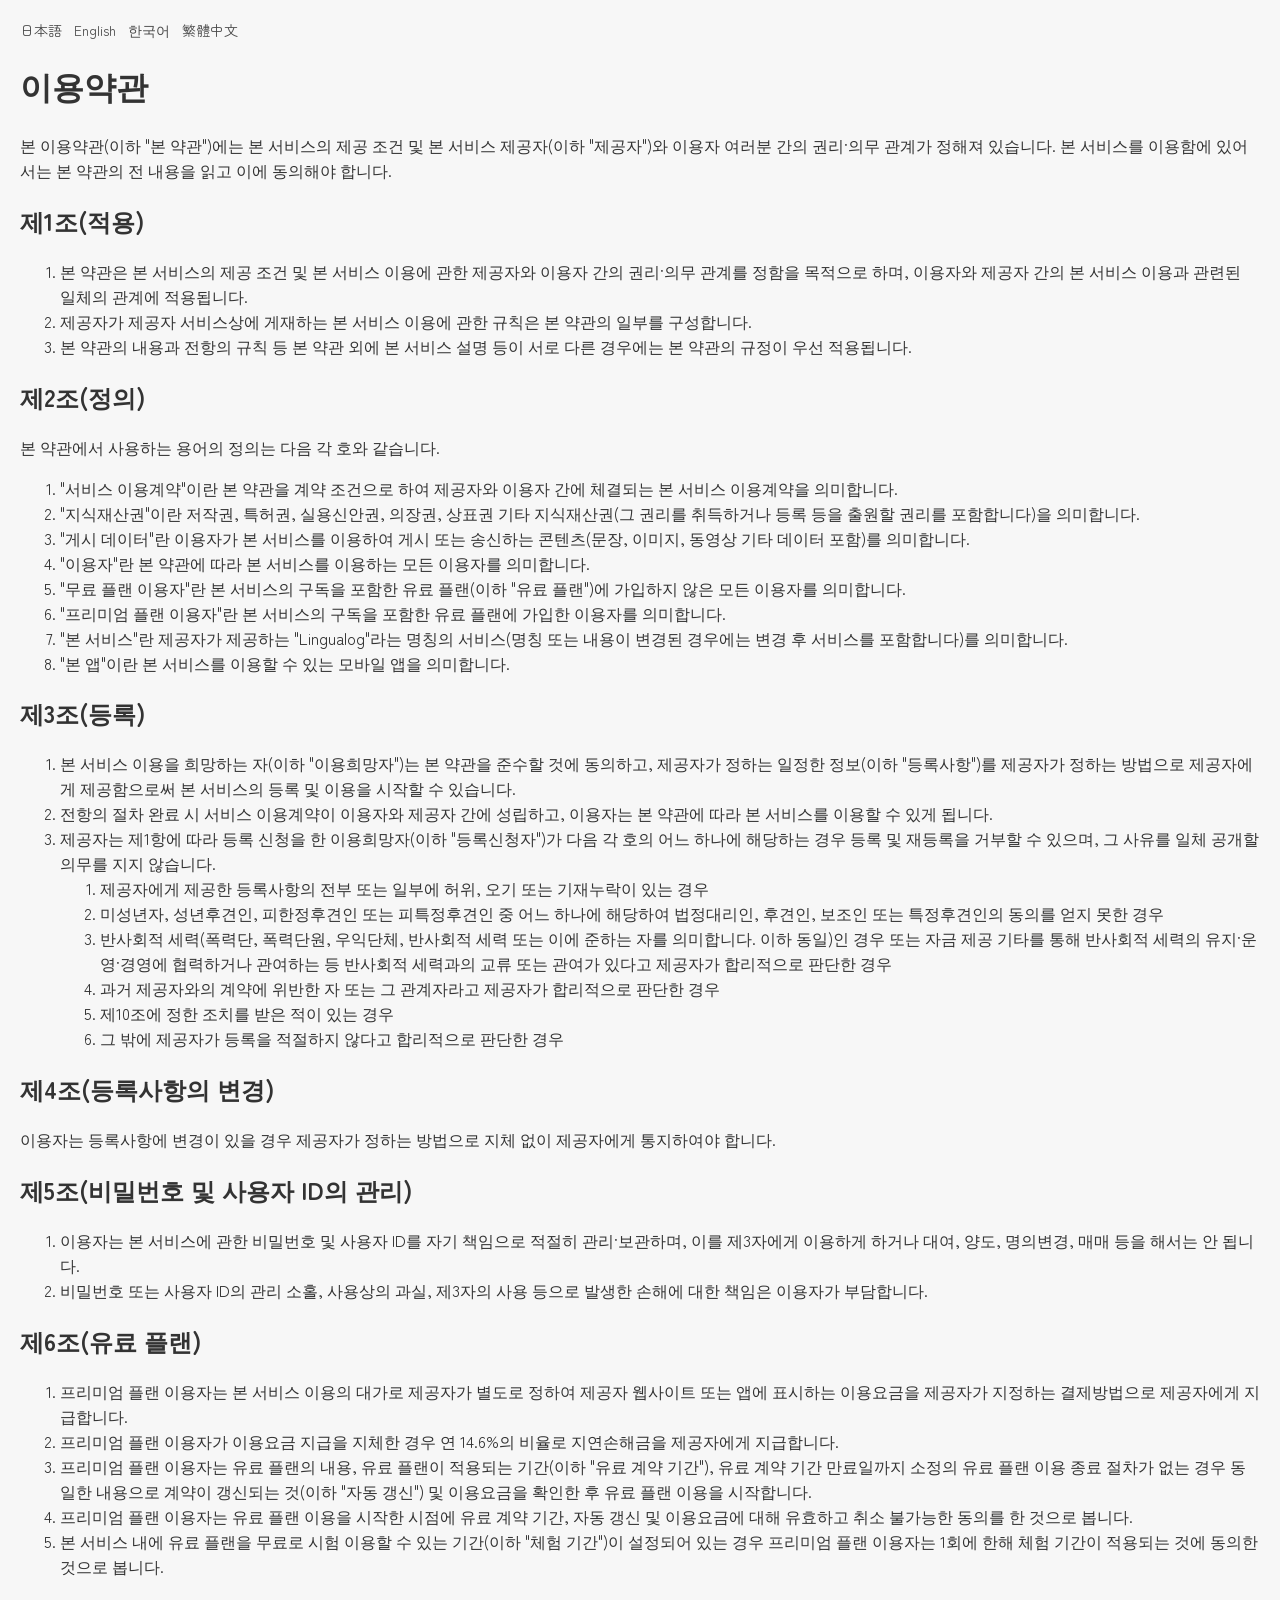
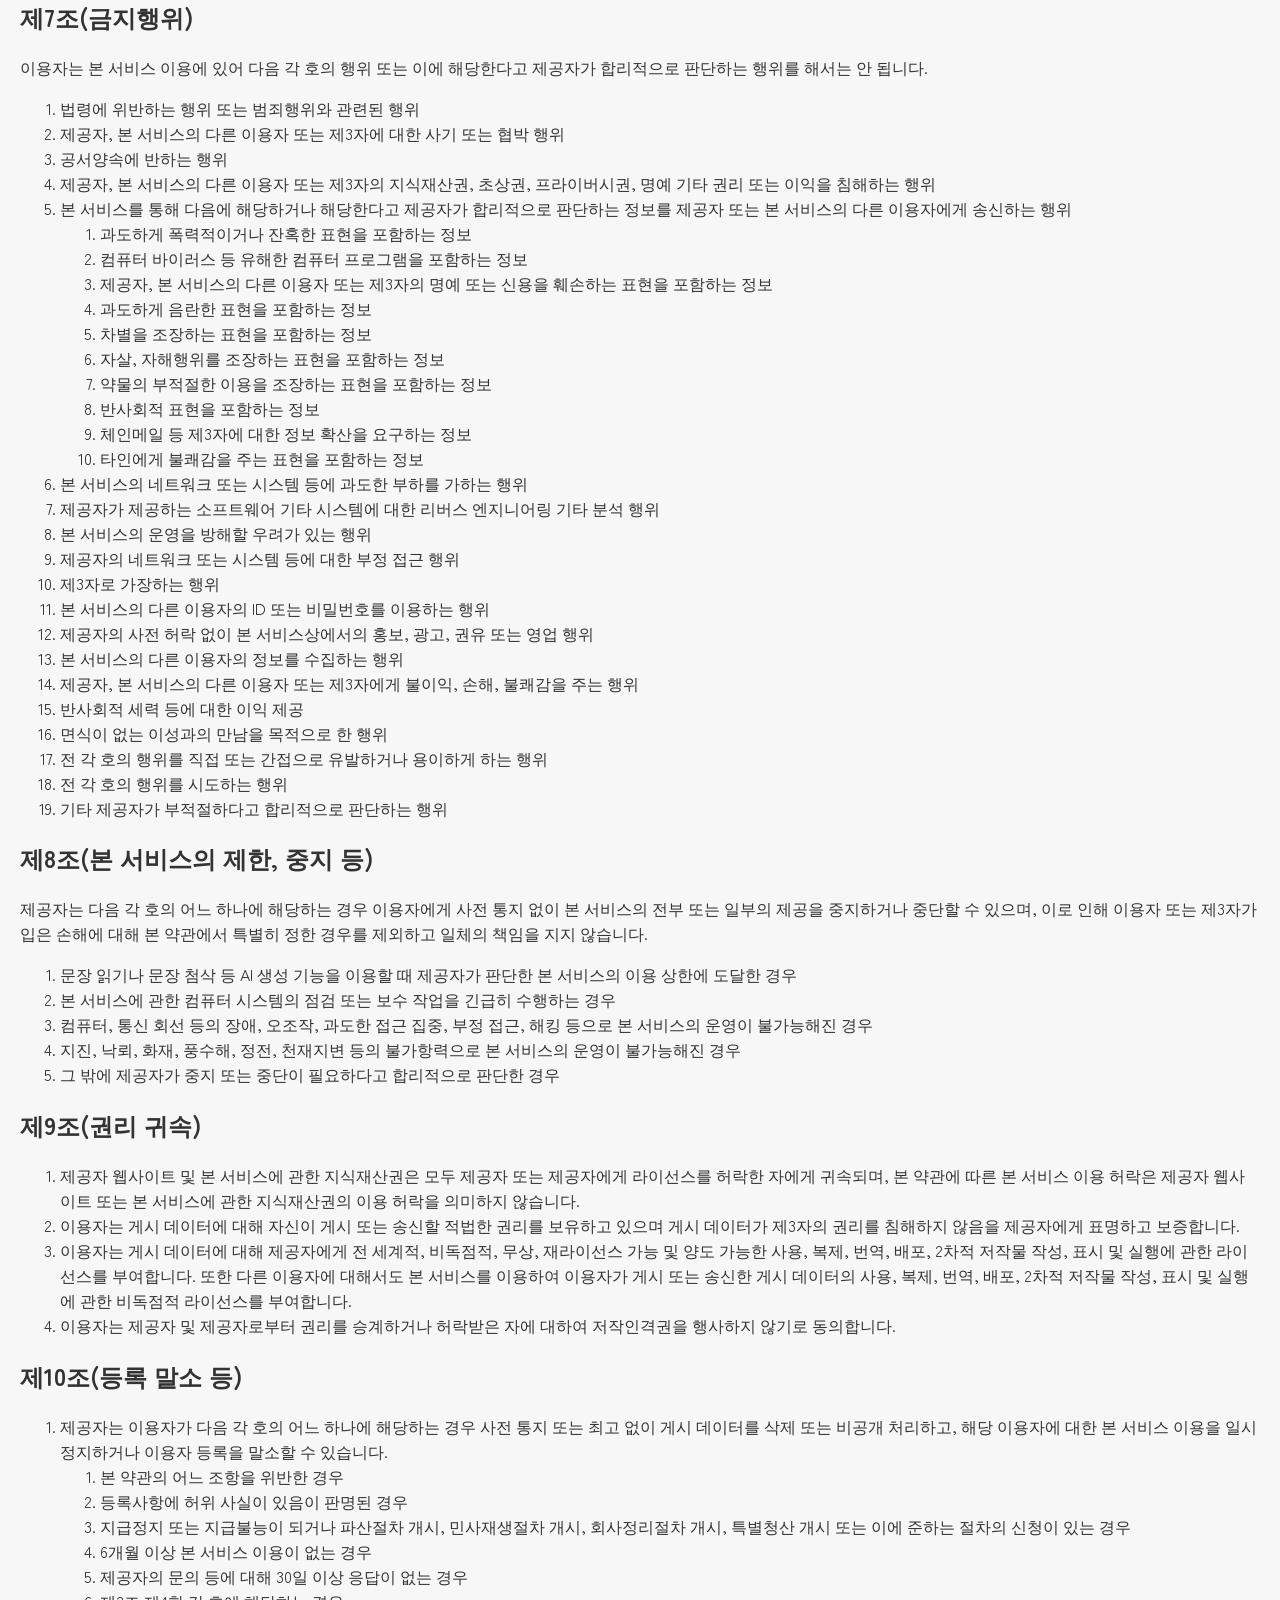
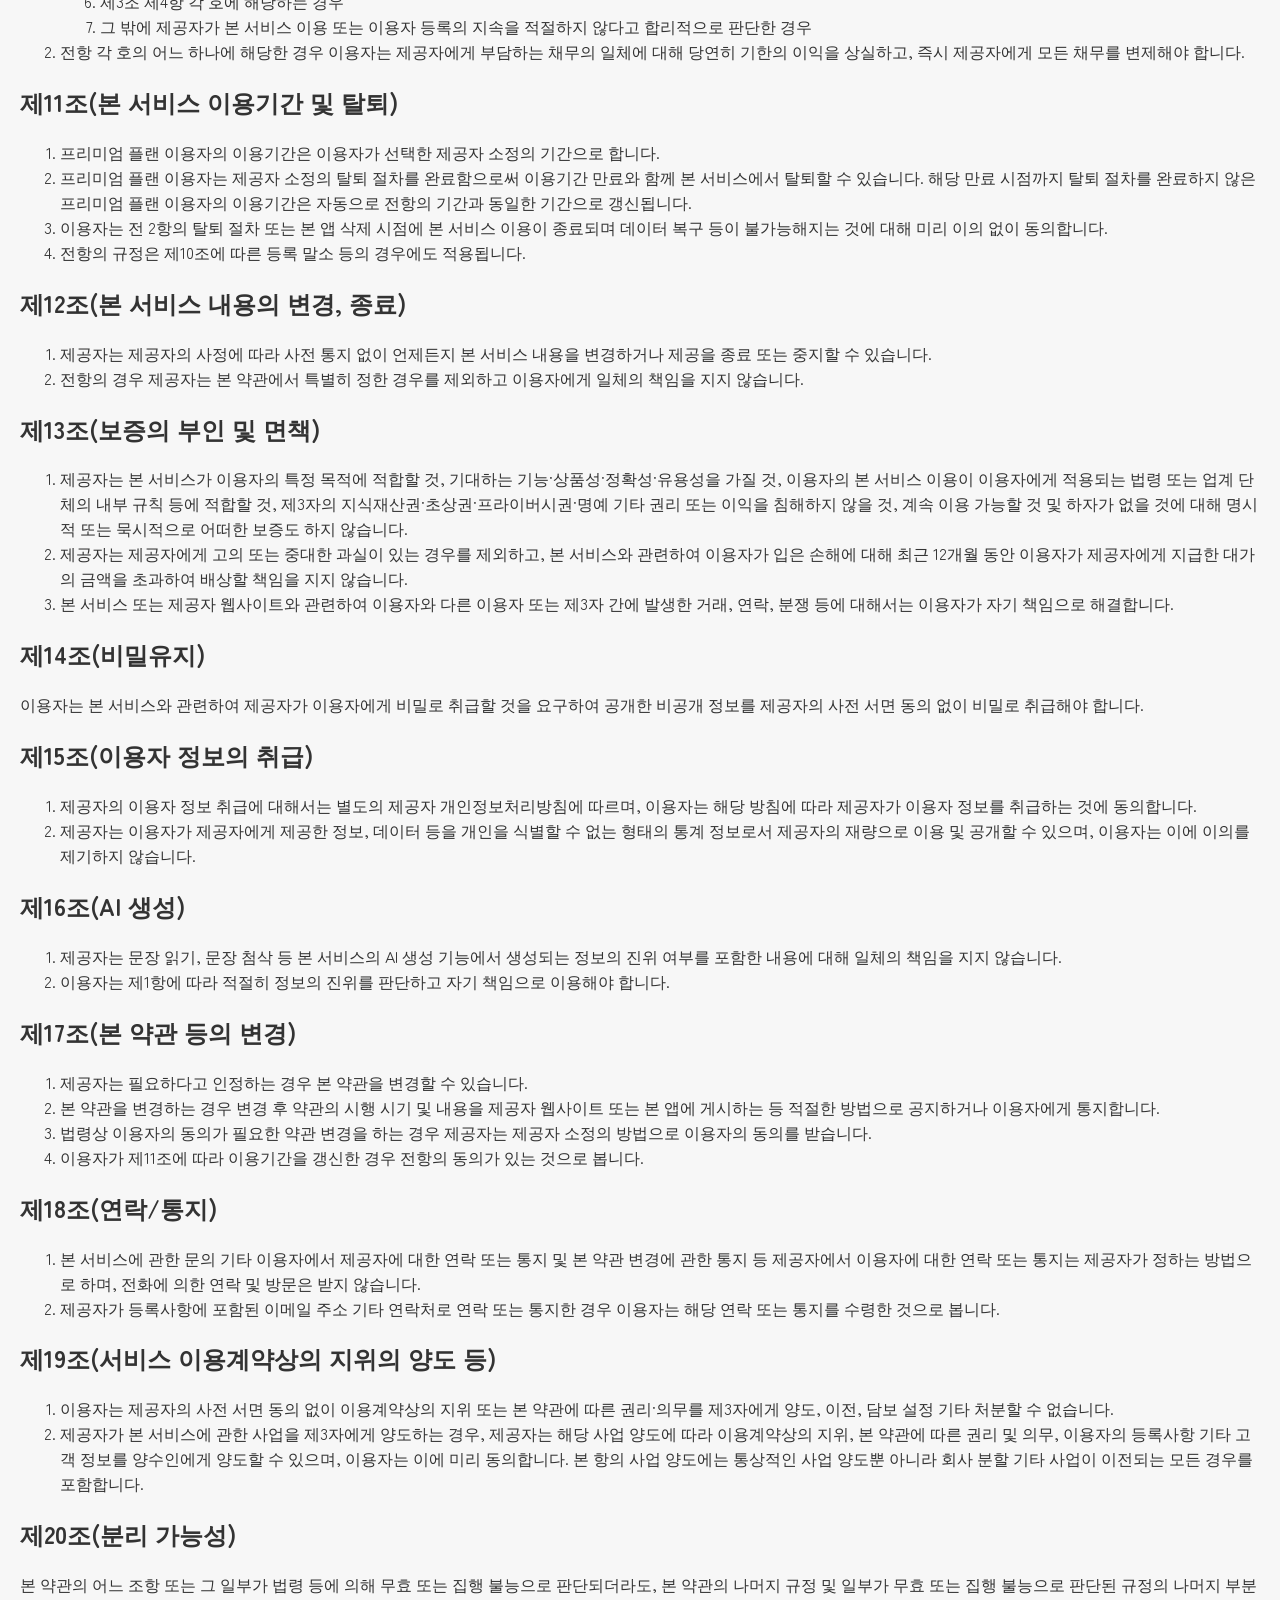
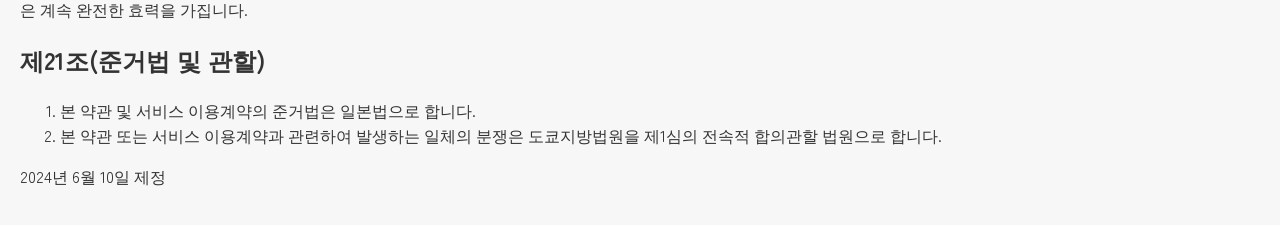
<file: public/ko/terms.html>
<!DOCTYPE html>
<html lang="ko">
<head>
    <meta charset="UTF-8">
    <meta name="viewport" content="width=device-width, initial-scale=1.0">
    <title>이용약관</title>
    <link rel="stylesheet" href="../styles.css">
    <link href="https://fonts.googleapis.com/css2?family=Zen+Maru+Gothic:wght@350;400&display=swap" rel="stylesheet">
    <link rel="icon" href="../favicon.png" type="image/x-icon">
    <link rel="shortcut icon" href="../favicon.png" type="image/x-icon">
    <link rel="apple-touch-icon" href="../apple-touch-icon.png">
</head>
<body>
    <nav class="lang-switch">
        <a href="../terms.html">日本語</a>
        <a href="../en/terms.html">English</a>
        <a href="./terms.html">한국어</a>
        <a href="../zh-Hant/terms.html">繁體中文</a>
    </nav>

    <h1>이용약관</h1>
    <p>본 이용약관(이하 "본 약관")에는 본 서비스의 제공 조건 및 본 서비스 제공자(이하 "제공자")와 이용자 여러분 간의 권리·의무 관계가 정해져 있습니다. 본 서비스를 이용함에 있어서는 본 약관의 전 내용을 읽고 이에 동의해야 합니다.</p>

    <h2>제1조(적용)</h2>
    <ol>
        <li>본 약관은 본 서비스의 제공 조건 및 본 서비스 이용에 관한 제공자와 이용자 간의 권리·의무 관계를 정함을 목적으로 하며, 이용자와 제공자 간의 본 서비스 이용과 관련된 일체의 관계에 적용됩니다.</li>
        <li>제공자가 제공자 서비스상에 게재하는 본 서비스 이용에 관한 규칙은 본 약관의 일부를 구성합니다.</li>
        <li>본 약관의 내용과 전항의 규칙 등 본 약관 외에 본 서비스 설명 등이 서로 다른 경우에는 본 약관의 규정이 우선 적용됩니다.</li>
    </ol>

    <h2>제2조(정의)</h2>
    <p>본 약관에서 사용하는 용어의 정의는 다음 각 호와 같습니다.</p>
    <ol>
        <li>"서비스 이용계약"이란 본 약관을 계약 조건으로 하여 제공자와 이용자 간에 체결되는 본 서비스 이용계약을 의미합니다.</li>
        <li>"지식재산권"이란 저작권, 특허권, 실용신안권, 의장권, 상표권 기타 지식재산권(그 권리를 취득하거나 등록 등을 출원할 권리를 포함합니다)을 의미합니다.</li>
        <li>"게시 데이터"란 이용자가 본 서비스를 이용하여 게시 또는 송신하는 콘텐츠(문장, 이미지, 동영상 기타 데이터 포함)를 의미합니다.</li>
        <li>"이용자"란 본 약관에 따라 본 서비스를 이용하는 모든 이용자를 의미합니다.</li>
        <li>"무료 플랜 이용자"란 본 서비스의 구독을 포함한 유료 플랜(이하 "유료 플랜")에 가입하지 않은 모든 이용자를 의미합니다.</li>
        <li>"프리미엄 플랜 이용자"란 본 서비스의 구독을 포함한 유료 플랜에 가입한 이용자를 의미합니다.</li>
        <li>"본 서비스"란 제공자가 제공하는 "Lingualog"라는 명칭의 서비스(명칭 또는 내용이 변경된 경우에는 변경 후 서비스를 포함합니다)를 의미합니다.</li>
        <li>"본 앱"이란 본 서비스를 이용할 수 있는 모바일 앱을 의미합니다.</li>
    </ol>

    <h2>제3조(등록)</h2>
    <ol>
        <li>본 서비스 이용을 희망하는 자(이하 "이용희망자")는 본 약관을 준수할 것에 동의하고, 제공자가 정하는 일정한 정보(이하 "등록사항")를 제공자가 정하는 방법으로 제공자에게 제공함으로써 본 서비스의 등록 및 이용을 시작할 수 있습니다.</li>
        <li>전항의 절차 완료 시 서비스 이용계약이 이용자와 제공자 간에 성립하고, 이용자는 본 약관에 따라 본 서비스를 이용할 수 있게 됩니다.</li>
        <li>제공자는 제1항에 따라 등록 신청을 한 이용희망자(이하 "등록신청자")가 다음 각 호의 어느 하나에 해당하는 경우 등록 및 재등록을 거부할 수 있으며, 그 사유를 일체 공개할 의무를 지지 않습니다.
            <ol>
                <li>제공자에게 제공한 등록사항의 전부 또는 일부에 허위, 오기 또는 기재누락이 있는 경우</li>
                <li>미성년자, 성년후견인, 피한정후견인 또는 피특정후견인 중 어느 하나에 해당하여 법정대리인, 후견인, 보조인 또는 특정후견인의 동의를 얻지 못한 경우</li>
                <li>반사회적 세력(폭력단, 폭력단원, 우익단체, 반사회적 세력 또는 이에 준하는 자를 의미합니다. 이하 동일)인 경우 또는 자금 제공 기타를 통해 반사회적 세력의 유지·운영·경영에 협력하거나 관여하는 등 반사회적 세력과의 교류 또는 관여가 있다고 제공자가 합리적으로 판단한 경우</li>
                <li>과거 제공자와의 계약에 위반한 자 또는 그 관계자라고 제공자가 합리적으로 판단한 경우</li>
                <li>제10조에 정한 조치를 받은 적이 있는 경우</li>
                <li>그 밖에 제공자가 등록을 적절하지 않다고 합리적으로 판단한 경우</li>
            </ol>
        </li>
    </ol>

    <h2>제4조(등록사항의 변경)</h2>
    <p>이용자는 등록사항에 변경이 있을 경우 제공자가 정하는 방법으로 지체 없이 제공자에게 통지하여야 합니다.</p>

    <h2>제5조(비밀번호 및 사용자 ID의 관리)</h2>
    <ol>
        <li>이용자는 본 서비스에 관한 비밀번호 및 사용자 ID를 자기 책임으로 적절히 관리·보관하며, 이를 제3자에게 이용하게 하거나 대여, 양도, 명의변경, 매매 등을 해서는 안 됩니다.</li>
        <li>비밀번호 또는 사용자 ID의 관리 소홀, 사용상의 과실, 제3자의 사용 등으로 발생한 손해에 대한 책임은 이용자가 부담합니다.</li>
    </ol>

    <h2>제6조(유료 플랜)</h2>
    <ol>
        <li>프리미엄 플랜 이용자는 본 서비스 이용의 대가로 제공자가 별도로 정하여 제공자 웹사이트 또는 앱에 표시하는 이용요금을 제공자가 지정하는 결제방법으로 제공자에게 지급합니다.</li>
        <li>프리미엄 플랜 이용자가 이용요금 지급을 지체한 경우 연 14.6%의 비율로 지연손해금을 제공자에게 지급합니다.</li>
        <li>프리미엄 플랜 이용자는 유료 플랜의 내용, 유료 플랜이 적용되는 기간(이하 "유료 계약 기간"), 유료 계약 기간 만료일까지 소정의 유료 플랜 이용 종료 절차가 없는 경우 동일한 내용으로 계약이 갱신되는 것(이하 "자동 갱신") 및 이용요금을 확인한 후 유료 플랜 이용을 시작합니다.</li>
        <li>프리미엄 플랜 이용자는 유료 플랜 이용을 시작한 시점에 유료 계약 기간, 자동 갱신 및 이용요금에 대해 유효하고 취소 불가능한 동의를 한 것으로 봅니다.</li>
        <li>본 서비스 내에 유료 플랜을 무료로 시험 이용할 수 있는 기간(이하 "체험 기간")이 설정되어 있는 경우 프리미엄 플랜 이용자는 1회에 한해 체험 기간이 적용되는 것에 동의한 것으로 봅니다.</li>
    </ol>

    <h2>제7조(금지행위)</h2>
    <p>이용자는 본 서비스 이용에 있어 다음 각 호의 행위 또는 이에 해당한다고 제공자가 합리적으로 판단하는 행위를 해서는 안 됩니다.</p>
    <ol>
        <li>법령에 위반하는 행위 또는 범죄행위와 관련된 행위</li>
        <li>제공자, 본 서비스의 다른 이용자 또는 제3자에 대한 사기 또는 협박 행위</li>
        <li>공서양속에 반하는 행위</li>
        <li>제공자, 본 서비스의 다른 이용자 또는 제3자의 지식재산권, 초상권, 프라이버시권, 명예 기타 권리 또는 이익을 침해하는 행위</li>
        <li>본 서비스를 통해 다음에 해당하거나 해당한다고 제공자가 합리적으로 판단하는 정보를 제공자 또는 본 서비스의 다른 이용자에게 송신하는 행위
            <ol>
                <li>과도하게 폭력적이거나 잔혹한 표현을 포함하는 정보</li>
                <li>컴퓨터 바이러스 등 유해한 컴퓨터 프로그램을 포함하는 정보</li>
                <li>제공자, 본 서비스의 다른 이용자 또는 제3자의 명예 또는 신용을 훼손하는 표현을 포함하는 정보</li>
                <li>과도하게 음란한 표현을 포함하는 정보</li>
                <li>차별을 조장하는 표현을 포함하는 정보</li>
                <li>자살, 자해행위를 조장하는 표현을 포함하는 정보</li>
                <li>약물의 부적절한 이용을 조장하는 표현을 포함하는 정보</li>
                <li>반사회적 표현을 포함하는 정보</li>
                <li>체인메일 등 제3자에 대한 정보 확산을 요구하는 정보</li>
                <li>타인에게 불쾌감을 주는 표현을 포함하는 정보</li>
            </ol>
        </li>
        <li>본 서비스의 네트워크 또는 시스템 등에 과도한 부하를 가하는 행위</li>
        <li>제공자가 제공하는 소프트웨어 기타 시스템에 대한 리버스 엔지니어링 기타 분석 행위</li>
        <li>본 서비스의 운영을 방해할 우려가 있는 행위</li>
        <li>제공자의 네트워크 또는 시스템 등에 대한 부정 접근 행위</li>
        <li>제3자로 가장하는 행위</li>
        <li>본 서비스의 다른 이용자의 ID 또는 비밀번호를 이용하는 행위</li>
        <li>제공자의 사전 허락 없이 본 서비스상에서의 홍보, 광고, 권유 또는 영업 행위</li>
        <li>본 서비스의 다른 이용자의 정보를 수집하는 행위</li>
        <li>제공자, 본 서비스의 다른 이용자 또는 제3자에게 불이익, 손해, 불쾌감을 주는 행위</li>
        <li>반사회적 세력 등에 대한 이익 제공</li>
        <li>면식이 없는 이성과의 만남을 목적으로 한 행위</li>
        <li>전 각 호의 행위를 직접 또는 간접으로 유발하거나 용이하게 하는 행위</li>
        <li>전 각 호의 행위를 시도하는 행위</li>
        <li>기타 제공자가 부적절하다고 합리적으로 판단하는 행위</li>
    </ol>

    <h2>제8조(본 서비스의 제한, 중지 등)</h2>
    <p>제공자는 다음 각 호의 어느 하나에 해당하는 경우 이용자에게 사전 통지 없이 본 서비스의 전부 또는 일부의 제공을 중지하거나 중단할 수 있으며, 이로 인해 이용자 또는 제3자가 입은 손해에 대해 본 약관에서 특별히 정한 경우를 제외하고 일체의 책임을 지지 않습니다.</p>
    <ol>
        <li>문장 읽기나 문장 첨삭 등 AI 생성 기능을 이용할 때 제공자가 판단한 본 서비스의 이용 상한에 도달한 경우</li>
        <li>본 서비스에 관한 컴퓨터 시스템의 점검 또는 보수 작업을 긴급히 수행하는 경우</li>
        <li>컴퓨터, 통신 회선 등의 장애, 오조작, 과도한 접근 집중, 부정 접근, 해킹 등으로 본 서비스의 운영이 불가능해진 경우</li>
        <li>지진, 낙뢰, 화재, 풍수해, 정전, 천재지변 등의 불가항력으로 본 서비스의 운영이 불가능해진 경우</li>
        <li>그 밖에 제공자가 중지 또는 중단이 필요하다고 합리적으로 판단한 경우</li>
    </ol>

    <h2>제9조(권리 귀속)</h2>
    <ol>
        <li>제공자 웹사이트 및 본 서비스에 관한 지식재산권은 모두 제공자 또는 제공자에게 라이선스를 허락한 자에게 귀속되며, 본 약관에 따른 본 서비스 이용 허락은 제공자 웹사이트 또는 본 서비스에 관한 지식재산권의 이용 허락을 의미하지 않습니다.</li>
        <li>이용자는 게시 데이터에 대해 자신이 게시 또는 송신할 적법한 권리를 보유하고 있으며 게시 데이터가 제3자의 권리를 침해하지 않음을 제공자에게 표명하고 보증합니다.</li>
        <li>이용자는 게시 데이터에 대해 제공자에게 전 세계적, 비독점적, 무상, 재라이선스 가능 및 양도 가능한 사용, 복제, 번역, 배포, 2차적 저작물 작성, 표시 및 실행에 관한 라이선스를 부여합니다. 또한 다른 이용자에 대해서도 본 서비스를 이용하여 이용자가 게시 또는 송신한 게시 데이터의 사용, 복제, 번역, 배포, 2차적 저작물 작성, 표시 및 실행에 관한 비독점적 라이선스를 부여합니다.</li>
        <li>이용자는 제공자 및 제공자로부터 권리를 승계하거나 허락받은 자에 대하여 저작인격권을 행사하지 않기로 동의합니다.</li>
    </ol>

    <h2>제10조(등록 말소 등)</h2>
    <ol>
        <li>제공자는 이용자가 다음 각 호의 어느 하나에 해당하는 경우 사전 통지 또는 최고 없이 게시 데이터를 삭제 또는 비공개 처리하고, 해당 이용자에 대한 본 서비스 이용을 일시 정지하거나 이용자 등록을 말소할 수 있습니다.
            <ol>
                <li>본 약관의 어느 조항을 위반한 경우</li>
                <li>등록사항에 허위 사실이 있음이 판명된 경우</li>
                <li>지급정지 또는 지급불능이 되거나 파산절차 개시, 민사재생절차 개시, 회사정리절차 개시, 특별청산 개시 또는 이에 준하는 절차의 신청이 있는 경우</li>
                <li>6개월 이상 본 서비스 이용이 없는 경우</li>
                <li>제공자의 문의 등에 대해 30일 이상 응답이 없는 경우</li>
                <li>제3조 제4항 각 호에 해당하는 경우</li>
                <li>그 밖에 제공자가 본 서비스 이용 또는 이용자 등록의 지속을 적절하지 않다고 합리적으로 판단한 경우</li>
            </ol>
        </li>
        <li>전항 각 호의 어느 하나에 해당한 경우 이용자는 제공자에게 부담하는 채무의 일체에 대해 당연히 기한의 이익을 상실하고, 즉시 제공자에게 모든 채무를 변제해야 합니다.</li>
    </ol>

    <h2>제11조(본 서비스 이용기간 및 탈퇴)</h2>
    <ol>
        <li>프리미엄 플랜 이용자의 이용기간은 이용자가 선택한 제공자 소정의 기간으로 합니다.</li>
        <li>프리미엄 플랜 이용자는 제공자 소정의 탈퇴 절차를 완료함으로써 이용기간 만료와 함께 본 서비스에서 탈퇴할 수 있습니다. 해당 만료 시점까지 탈퇴 절차를 완료하지 않은 프리미엄 플랜 이용자의 이용기간은 자동으로 전항의 기간과 동일한 기간으로 갱신됩니다.</li>
        <li>이용자는 전 2항의 탈퇴 절차 또는 본 앱 삭제 시점에 본 서비스 이용이 종료되며 데이터 복구 등이 불가능해지는 것에 대해 미리 이의 없이 동의합니다.</li>
        <li>전항의 규정은 제10조에 따른 등록 말소 등의 경우에도 적용됩니다.</li>
    </ol>

    <h2>제12조(본 서비스 내용의 변경, 종료)</h2>
    <ol>
        <li>제공자는 제공자의 사정에 따라 사전 통지 없이 언제든지 본 서비스 내용을 변경하거나 제공을 종료 또는 중지할 수 있습니다.</li>
        <li>전항의 경우 제공자는 본 약관에서 특별히 정한 경우를 제외하고 이용자에게 일체의 책임을 지지 않습니다.</li>
    </ol>

    <h2>제13조(보증의 부인 및 면책)</h2>
    <ol>
        <li>제공자는 본 서비스가 이용자의 특정 목적에 적합할 것, 기대하는 기능·상품성·정확성·유용성을 가질 것, 이용자의 본 서비스 이용이 이용자에게 적용되는 법령 또는 업계 단체의 내부 규칙 등에 적합할 것, 제3자의 지식재산권·초상권·프라이버시권·명예 기타 권리 또는 이익을 침해하지 않을 것, 계속 이용 가능할 것 및 하자가 없을 것에 대해 명시적 또는 묵시적으로 어떠한 보증도 하지 않습니다.</li>
        <li>제공자는 제공자에게 고의 또는 중대한 과실이 있는 경우를 제외하고, 본 서비스와 관련하여 이용자가 입은 손해에 대해 최근 12개월 동안 이용자가 제공자에게 지급한 대가의 금액을 초과하여 배상할 책임을 지지 않습니다.</li>
        <li>본 서비스 또는 제공자 웹사이트와 관련하여 이용자와 다른 이용자 또는 제3자 간에 발생한 거래, 연락, 분쟁 등에 대해서는 이용자가 자기 책임으로 해결합니다.</li>
    </ol>

    <h2>제14조(비밀유지)</h2>
    <p>이용자는 본 서비스와 관련하여 제공자가 이용자에게 비밀로 취급할 것을 요구하여 공개한 비공개 정보를 제공자의 사전 서면 동의 없이 비밀로 취급해야 합니다.</p>

    <h2>제15조(이용자 정보의 취급)</h2>
    <ol>
        <li>제공자의 이용자 정보 취급에 대해서는 별도의 제공자 개인정보처리방침에 따르며, 이용자는 해당 방침에 따라 제공자가 이용자 정보를 취급하는 것에 동의합니다.</li>
        <li>제공자는 이용자가 제공자에게 제공한 정보, 데이터 등을 개인을 식별할 수 없는 형태의 통계 정보로서 제공자의 재량으로 이용 및 공개할 수 있으며, 이용자는 이에 이의를 제기하지 않습니다.</li>
    </ol>

    <h2>제16조(AI 생성)</h2>
    <ol>
        <li>제공자는 문장 읽기, 문장 첨삭 등 본 서비스의 AI 생성 기능에서 생성되는 정보의 진위 여부를 포함한 내용에 대해 일체의 책임을 지지 않습니다.</li>
        <li>이용자는 제1항에 따라 적절히 정보의 진위를 판단하고 자기 책임으로 이용해야 합니다.</li>
    </ol>

    <h2>제17조(본 약관 등의 변경)</h2>
    <ol>
        <li>제공자는 필요하다고 인정하는 경우 본 약관을 변경할 수 있습니다.</li>
        <li>본 약관을 변경하는 경우 변경 후 약관의 시행 시기 및 내용을 제공자 웹사이트 또는 본 앱에 게시하는 등 적절한 방법으로 공지하거나 이용자에게 통지합니다.</li>
        <li>법령상 이용자의 동의가 필요한 약관 변경을 하는 경우 제공자는 제공자 소정의 방법으로 이용자의 동의를 받습니다.</li>
        <li>이용자가 제11조에 따라 이용기간을 갱신한 경우 전항의 동의가 있는 것으로 봅니다.</li>
    </ol>

    <h2>제18조(연락/통지)</h2>
    <ol>
        <li>본 서비스에 관한 문의 기타 이용자에서 제공자에 대한 연락 또는 통지 및 본 약관 변경에 관한 통지 등 제공자에서 이용자에 대한 연락 또는 통지는 제공자가 정하는 방법으로 하며, 전화에 의한 연락 및 방문은 받지 않습니다.</li>
        <li>제공자가 등록사항에 포함된 이메일 주소 기타 연락처로 연락 또는 통지한 경우 이용자는 해당 연락 또는 통지를 수령한 것으로 봅니다.</li>
    </ol>

    <h2>제19조(서비스 이용계약상의 지위의 양도 등)</h2>
    <ol>
        <li>이용자는 제공자의 사전 서면 동의 없이 이용계약상의 지위 또는 본 약관에 따른 권리·의무를 제3자에게 양도, 이전, 담보 설정 기타 처분할 수 없습니다.</li>
        <li>제공자가 본 서비스에 관한 사업을 제3자에게 양도하는 경우, 제공자는 해당 사업 양도에 따라 이용계약상의 지위, 본 약관에 따른 권리 및 의무, 이용자의 등록사항 기타 고객 정보를 양수인에게 양도할 수 있으며, 이용자는 이에 미리 동의합니다. 본 항의 사업 양도에는 통상적인 사업 양도뿐 아니라 회사 분할 기타 사업이 이전되는 모든 경우를 포함합니다.</li>
    </ol>

    <h2>제20조(분리 가능성)</h2>
    <p>본 약관의 어느 조항 또는 그 일부가 법령 등에 의해 무효 또는 집행 불능으로 판단되더라도, 본 약관의 나머지 규정 및 일부가 무효 또는 집행 불능으로 판단된 규정의 나머지 부분은 계속 완전한 효력을 가집니다.</p>

    <h2>제21조(준거법 및 관할)</h2>
    <ol>
        <li>본 약관 및 서비스 이용계약의 준거법은 일본법으로 합니다.</li>
        <li>본 약관 또는 서비스 이용계약과 관련하여 발생하는 일체의 분쟁은 도쿄지방법원을 제1심의 전속적 합의관할 법원으로 합니다.</li>
    </ol>

    <p>2024년 6월 10일 제정</p>
</body>
</html>
</file>
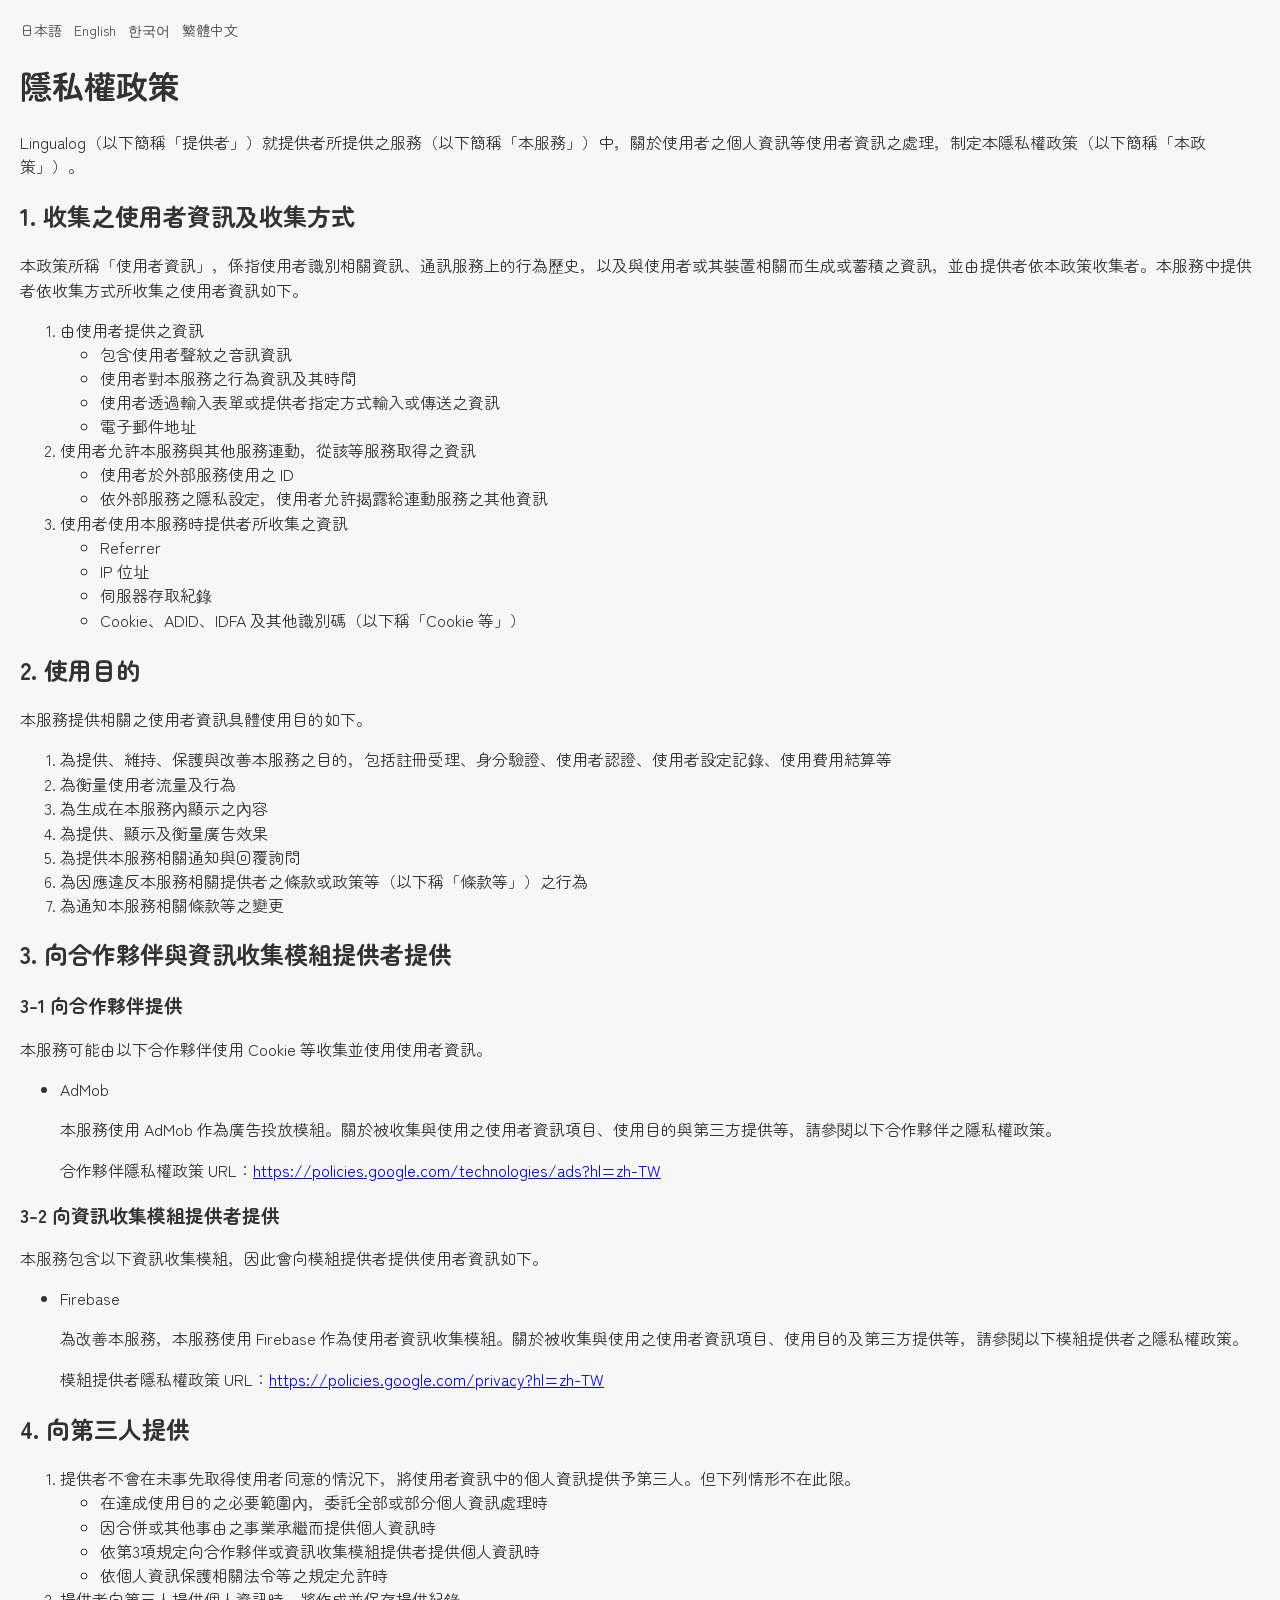
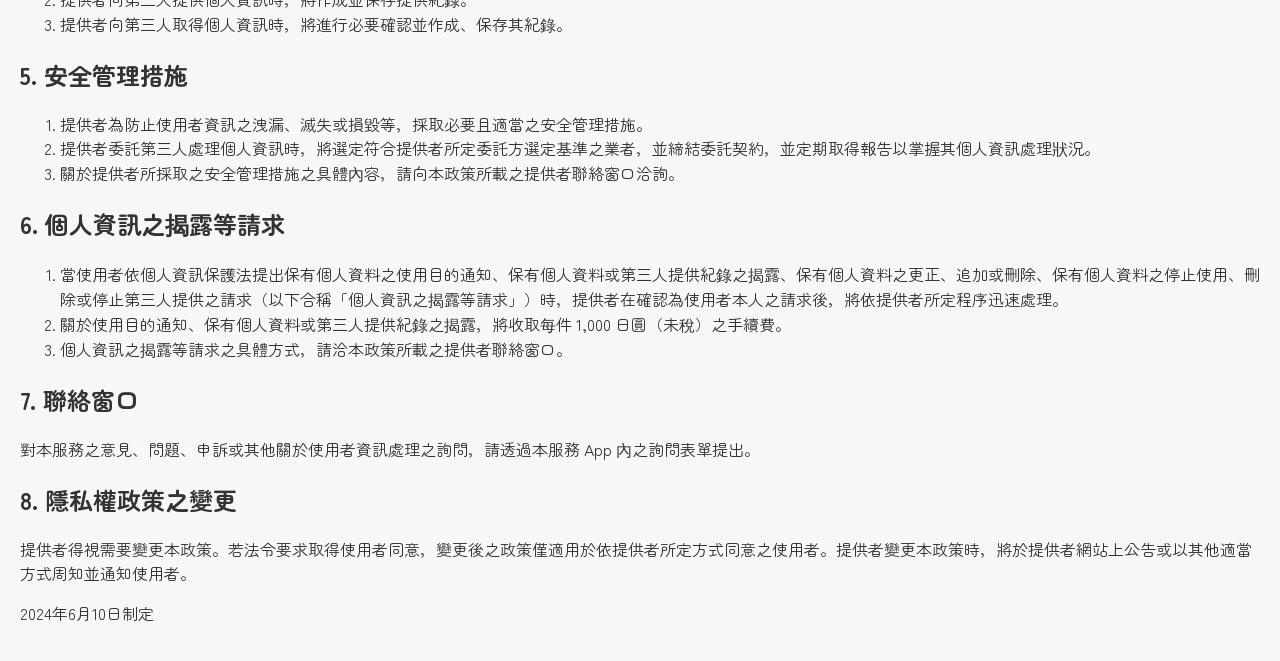
<file: public/zh-Hant/privacy.html>
<!DOCTYPE html>
<html lang="zh-Hant">
<head>
    <meta charset="UTF-8">
    <meta name="viewport" content="width=device-width, initial-scale=1.0">
    <title>隱私權政策</title>
    <link rel="stylesheet" href="../styles.css">
    <link href="https://fonts.googleapis.com/css2?family=Zen+Maru+Gothic:wght@350;400&display=swap" rel="stylesheet">
    <link rel="icon" href="../favicon.png" type="image/x-icon">
    <link rel="shortcut icon" href="../favicon.png" type="image/x-icon">
    <link rel="apple-touch-icon" href="../apple-touch-icon.png">
</head>
<body>
    <nav class="lang-switch">
        <a href="../privacy.html">日本語</a>
        <a href="../en/privacy.html">English</a>
        <a href="../ko/privacy.html">한국어</a>
        <a href="./privacy.html">繁體中文</a>
    </nav>

    <h1>隱私權政策</h1>
    <p>Lingualog（以下簡稱「提供者」）就提供者所提供之服務（以下簡稱「本服務」）中，關於使用者之個人資訊等使用者資訊之處理，制定本隱私權政策（以下簡稱「本政策」）。</p>

    <h2>1. 收集之使用者資訊及收集方式</h2>
    <p>本政策所稱「使用者資訊」，係指使用者識別相關資訊、通訊服務上的行為歷史，以及與使用者或其裝置相關而生成或蓄積之資訊，並由提供者依本政策收集者。本服務中提供者依收集方式所收集之使用者資訊如下。</p>
    <ol>
        <li>由使用者提供之資訊
            <ul>
                <li>包含使用者聲紋之音訊資訊</li>
                <li>使用者對本服務之行為資訊及其時間</li>
                <li>使用者透過輸入表單或提供者指定方式輸入或傳送之資訊</li>
                <li>電子郵件地址</li>
            </ul>
        </li>
        <li>使用者允許本服務與其他服務連動，從該等服務取得之資訊
            <ul>
                <li>使用者於外部服務使用之 ID</li>
                <li>依外部服務之隱私設定，使用者允許揭露給連動服務之其他資訊</li>
            </ul>
        </li>
        <li>使用者使用本服務時提供者所收集之資訊
            <ul>
                <li>Referrer</li>
                <li>IP 位址</li>
                <li>伺服器存取紀錄</li>
                <li>Cookie、ADID、IDFA 及其他識別碼（以下稱「Cookie 等」）</li>
            </ul>
        </li>
    </ol>

    <h2>2. 使用目的</h2>
    <p>本服務提供相關之使用者資訊具體使用目的如下。</p>
    <ol>
        <li>為提供、維持、保護與改善本服務之目的，包括註冊受理、身分驗證、使用者認證、使用者設定記錄、使用費用結算等</li>
        <li>為衡量使用者流量及行為</li>
        <li>為生成在本服務內顯示之內容</li>
        <li>為提供、顯示及衡量廣告效果</li>
        <li>為提供本服務相關通知與回覆詢問</li>
        <li>為因應違反本服務相關提供者之條款或政策等（以下稱「條款等」）之行為</li>
        <li>為通知本服務相關條款等之變更</li>
    </ol>

    <h2>3. 向合作夥伴與資訊收集模組提供者提供</h2>
    <h3>3-1 向合作夥伴提供</h3>
    <p>本服務可能由以下合作夥伴使用 Cookie 等收集並使用使用者資訊。</p>
    <ul>
        <li>AdMob
            <p>本服務使用 AdMob 作為廣告投放模組。關於被收集與使用之使用者資訊項目、使用目的與第三方提供等，請參閱以下合作夥伴之隱私權政策。</p>
            <p>合作夥伴隱私權政策 URL：<a href="https://policies.google.com/technologies/ads?hl=zh-TW" target="_blank">https://policies.google.com/technologies/ads?hl=zh-TW</a></p>
        </li>
    </ul>

    <h3>3-2 向資訊收集模組提供者提供</h3>
    <p>本服務包含以下資訊收集模組，因此會向模組提供者提供使用者資訊如下。</p>
    <ul>
        <li>Firebase
            <p>為改善本服務，本服務使用 Firebase 作為使用者資訊收集模組。關於被收集與使用之使用者資訊項目、使用目的及第三方提供等，請參閱以下模組提供者之隱私權政策。</p>
            <p>模組提供者隱私權政策 URL：<a href="https://policies.google.com/privacy?hl=zh-TW" target="_blank">https://policies.google.com/privacy?hl=zh-TW</a></p>
        </li>
    </ul>

    <h2>4. 向第三人提供</h2>
    <ol>
        <li>提供者不會在未事先取得使用者同意的情況下，將使用者資訊中的個人資訊提供予第三人。但下列情形不在此限。</li>
        <ul>
            <li>在達成使用目的之必要範圍內，委託全部或部分個人資訊處理時</li>
            <li>因合併或其他事由之事業承繼而提供個人資訊時</li>
            <li>依第3項規定向合作夥伴或資訊收集模組提供者提供個人資訊時</li>
            <li>依個人資訊保護相關法令等之規定允許時</li>
        </ul>
        <li>提供者向第三人提供個人資訊時，將作成並保存提供紀錄。</li>
        <li>提供者向第三人取得個人資訊時，將進行必要確認並作成、保存其紀錄。</li>
    </ol>

    <h2>5. 安全管理措施</h2>
    <ol>
        <li>提供者為防止使用者資訊之洩漏、滅失或損毀等，採取必要且適當之安全管理措施。</li>
        <li>提供者委託第三人處理個人資訊時，將選定符合提供者所定委託方選定基準之業者，並締結委託契約，並定期取得報告以掌握其個人資訊處理狀況。</li>
        <li>關於提供者所採取之安全管理措施之具體內容，請向本政策所載之提供者聯絡窗口洽詢。</li>
    </ol>

    <h2>6. 個人資訊之揭露等請求</h2>
    <ol>
        <li>當使用者依個人資訊保護法提出保有個人資料之使用目的通知、保有個人資料或第三人提供紀錄之揭露、保有個人資料之更正、追加或刪除、保有個人資料之停止使用、刪除或停止第三人提供之請求（以下合稱「個人資訊之揭露等請求」）時，提供者在確認為使用者本人之請求後，將依提供者所定程序迅速處理。</li>
        <li>關於使用目的通知、保有個人資料或第三人提供紀錄之揭露，將收取每件 1,000 日圓（未稅）之手續費。</li>
        <li>個人資訊之揭露等請求之具體方式，請洽本政策所載之提供者聯絡窗口。</li>
    </ol>

    <h2>7. 聯絡窗口</h2>
    <p>對本服務之意見、問題、申訴或其他關於使用者資訊處理之詢問，請透過本服務 App 內之詢問表單提出。</p>

    <h2>8. 隱私權政策之變更</h2>
    <p>提供者得視需要變更本政策。若法令要求取得使用者同意，變更後之政策僅適用於依提供者所定方式同意之使用者。提供者變更本政策時，將於提供者網站上公告或以其他適當方式周知並通知使用者。</p>

    <p>2024年6月10日制定</p>
</body>
</html>
</file>
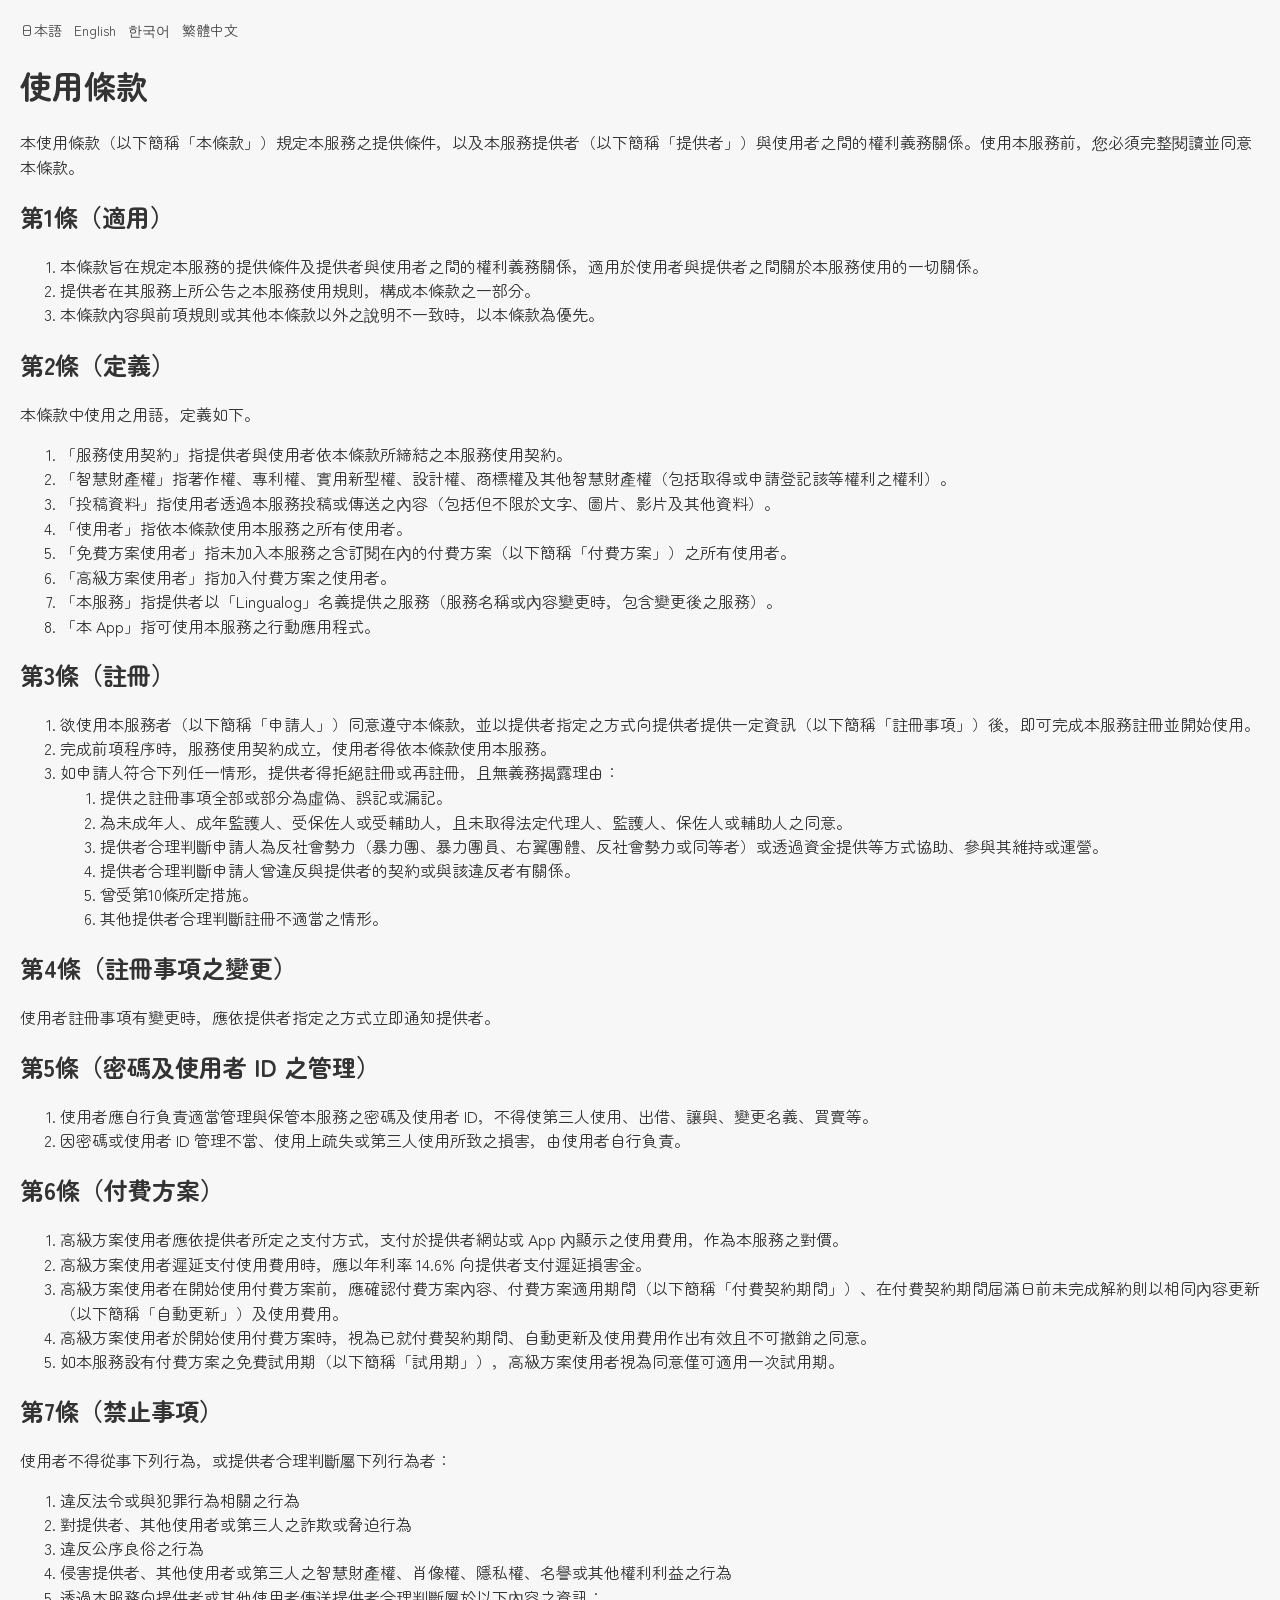
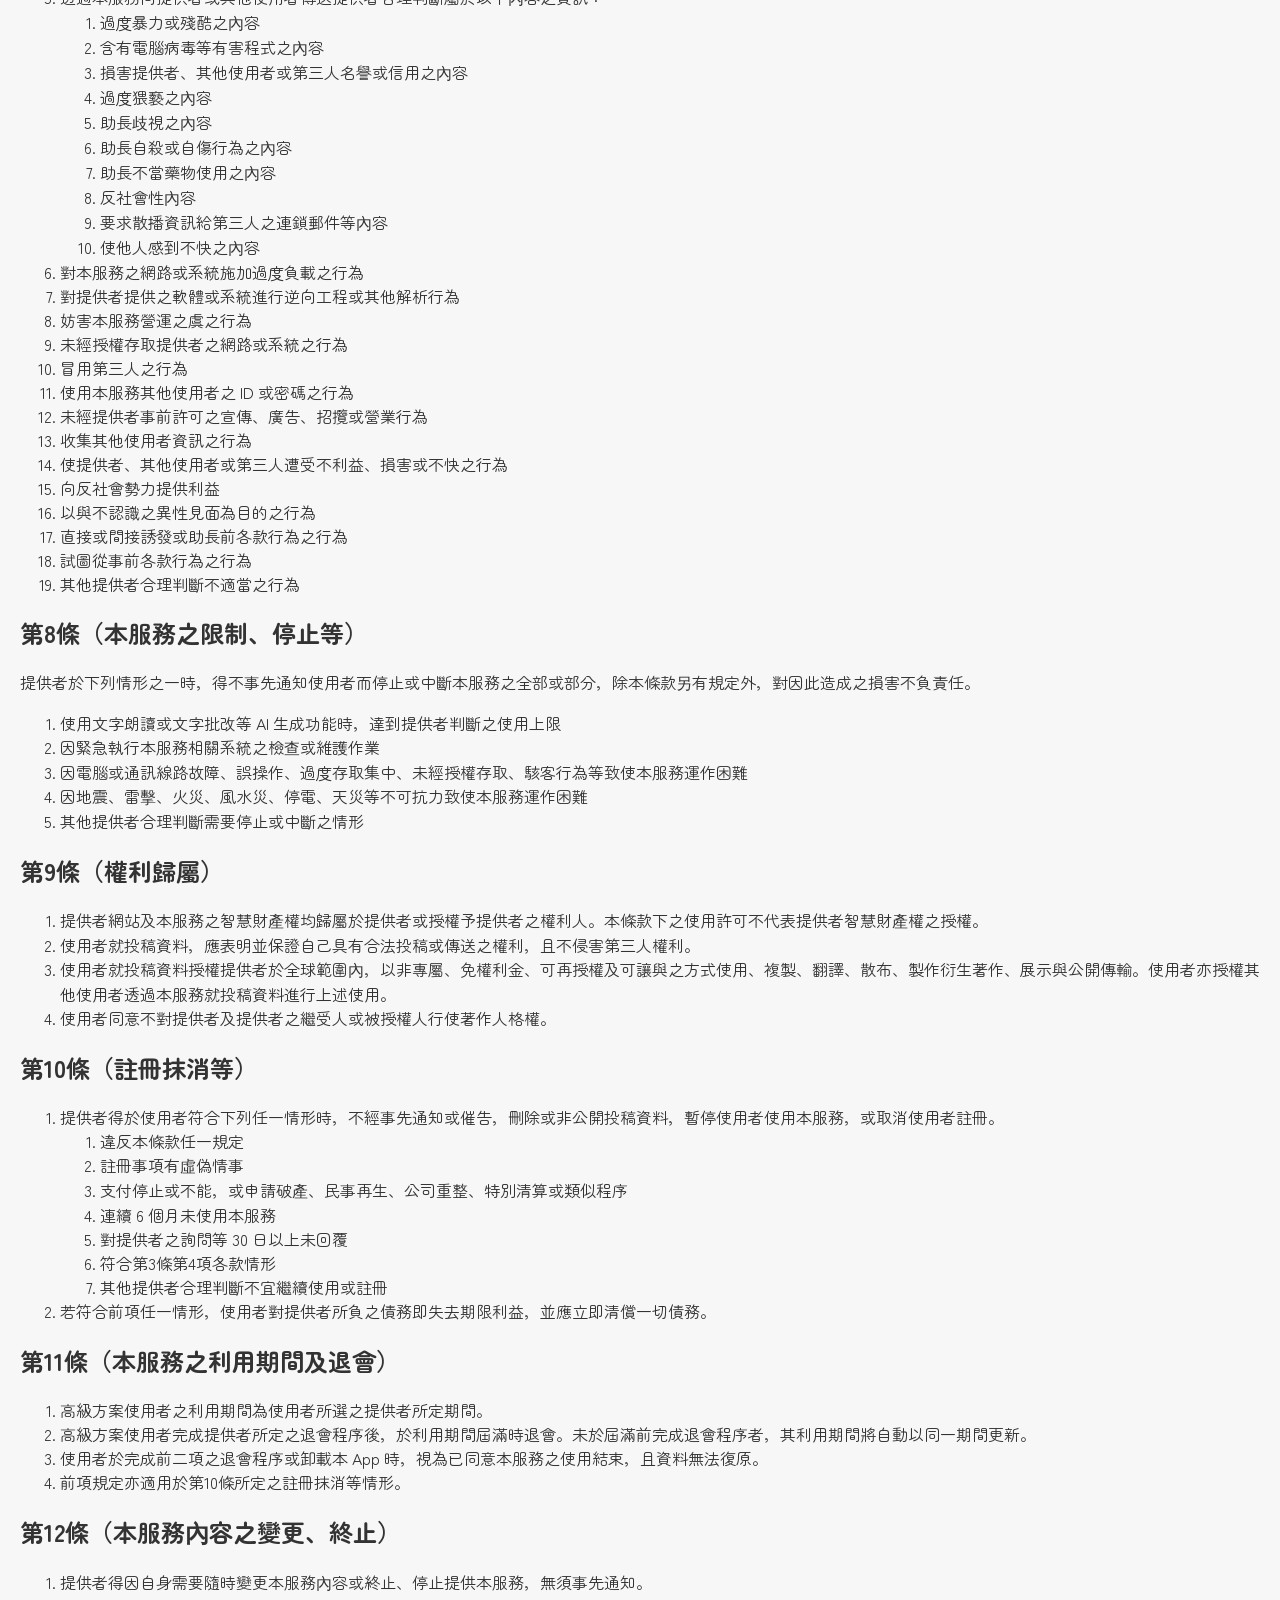
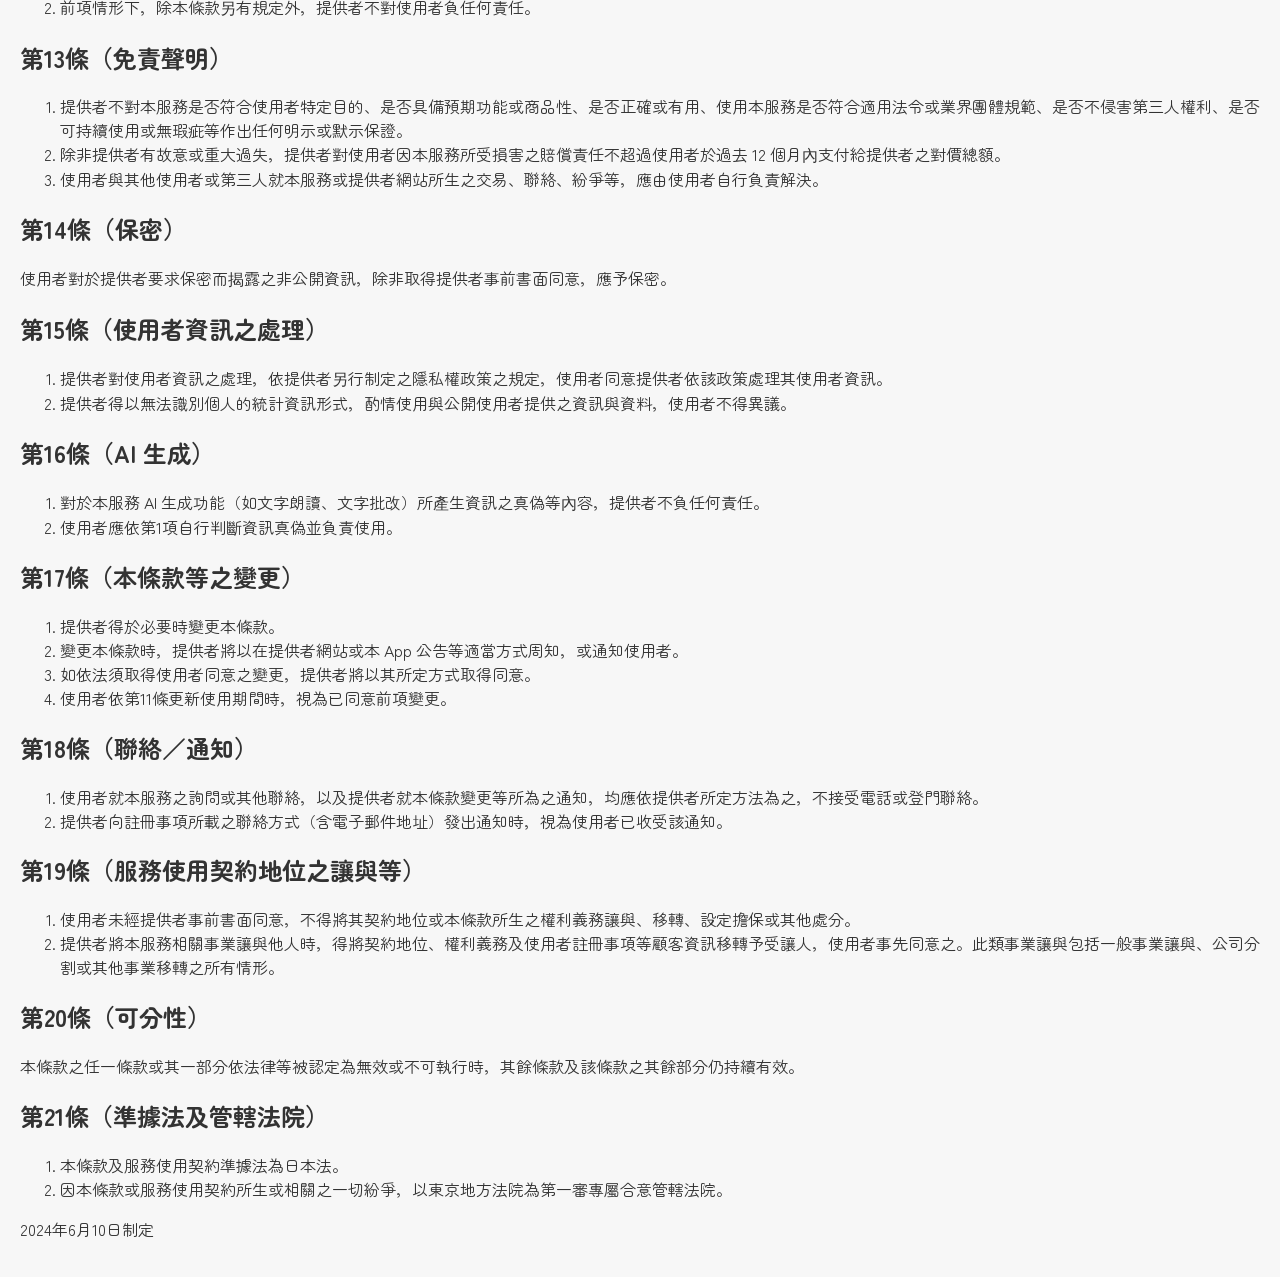
<file: public/zh-Hant/terms.html>
<!DOCTYPE html>
<html lang="zh-Hant">
<head>
    <meta charset="UTF-8">
    <meta name="viewport" content="width=device-width, initial-scale=1.0">
    <title>使用條款</title>
    <link rel="stylesheet" href="../styles.css">
    <link href="https://fonts.googleapis.com/css2?family=Zen+Maru+Gothic:wght@350;400&display=swap" rel="stylesheet">
    <link rel="icon" href="../favicon.png" type="image/x-icon">
    <link rel="shortcut icon" href="../favicon.png" type="image/x-icon">
    <link rel="apple-touch-icon" href="../apple-touch-icon.png">
</head>
<body>
    <nav class="lang-switch">
        <a href="../terms.html">日本語</a>
        <a href="../en/terms.html">English</a>
        <a href="../ko/terms.html">한국어</a>
        <a href="./terms.html">繁體中文</a>
    </nav>

    <h1>使用條款</h1>
    <p>本使用條款（以下簡稱「本條款」）規定本服務之提供條件，以及本服務提供者（以下簡稱「提供者」）與使用者之間的權利義務關係。使用本服務前，您必須完整閱讀並同意本條款。</p>

    <h2>第1條（適用）</h2>
    <ol>
        <li>本條款旨在規定本服務的提供條件及提供者與使用者之間的權利義務關係，適用於使用者與提供者之間關於本服務使用的一切關係。</li>
        <li>提供者在其服務上所公告之本服務使用規則，構成本條款之一部分。</li>
        <li>本條款內容與前項規則或其他本條款以外之說明不一致時，以本條款為優先。</li>
    </ol>

    <h2>第2條（定義）</h2>
    <p>本條款中使用之用語，定義如下。</p>
    <ol>
        <li>「服務使用契約」指提供者與使用者依本條款所締結之本服務使用契約。</li>
        <li>「智慧財產權」指著作權、專利權、實用新型權、設計權、商標權及其他智慧財產權（包括取得或申請登記該等權利之權利）。</li>
        <li>「投稿資料」指使用者透過本服務投稿或傳送之內容（包括但不限於文字、圖片、影片及其他資料）。</li>
        <li>「使用者」指依本條款使用本服務之所有使用者。</li>
        <li>「免費方案使用者」指未加入本服務之含訂閱在內的付費方案（以下簡稱「付費方案」）之所有使用者。</li>
        <li>「高級方案使用者」指加入付費方案之使用者。</li>
        <li>「本服務」指提供者以「Lingualog」名義提供之服務（服務名稱或內容變更時，包含變更後之服務）。</li>
        <li>「本 App」指可使用本服務之行動應用程式。</li>
    </ol>

    <h2>第3條（註冊）</h2>
    <ol>
        <li>欲使用本服務者（以下簡稱「申請人」）同意遵守本條款，並以提供者指定之方式向提供者提供一定資訊（以下簡稱「註冊事項」）後，即可完成本服務註冊並開始使用。</li>
        <li>完成前項程序時，服務使用契約成立，使用者得依本條款使用本服務。</li>
        <li>如申請人符合下列任一情形，提供者得拒絕註冊或再註冊，且無義務揭露理由：
            <ol>
                <li>提供之註冊事項全部或部分為虛偽、誤記或漏記。</li>
                <li>為未成年人、成年監護人、受保佐人或受輔助人，且未取得法定代理人、監護人、保佐人或輔助人之同意。</li>
                <li>提供者合理判斷申請人為反社會勢力（暴力團、暴力團員、右翼團體、反社會勢力或同等者）或透過資金提供等方式協助、參與其維持或運營。</li>
                <li>提供者合理判斷申請人曾違反與提供者的契約或與該違反者有關係。</li>
                <li>曾受第10條所定措施。</li>
                <li>其他提供者合理判斷註冊不適當之情形。</li>
            </ol>
        </li>
    </ol>

    <h2>第4條（註冊事項之變更）</h2>
    <p>使用者註冊事項有變更時，應依提供者指定之方式立即通知提供者。</p>

    <h2>第5條（密碼及使用者 ID 之管理）</h2>
    <ol>
        <li>使用者應自行負責適當管理與保管本服務之密碼及使用者 ID，不得使第三人使用、出借、讓與、變更名義、買賣等。</li>
        <li>因密碼或使用者 ID 管理不當、使用上疏失或第三人使用所致之損害，由使用者自行負責。</li>
    </ol>

    <h2>第6條（付費方案）</h2>
    <ol>
        <li>高級方案使用者應依提供者所定之支付方式，支付於提供者網站或 App 內顯示之使用費用，作為本服務之對價。</li>
        <li>高級方案使用者遲延支付使用費用時，應以年利率 14.6% 向提供者支付遲延損害金。</li>
        <li>高級方案使用者在開始使用付費方案前，應確認付費方案內容、付費方案適用期間（以下簡稱「付費契約期間」）、在付費契約期間屆滿日前未完成解約則以相同內容更新（以下簡稱「自動更新」）及使用費用。</li>
        <li>高級方案使用者於開始使用付費方案時，視為已就付費契約期間、自動更新及使用費用作出有效且不可撤銷之同意。</li>
        <li>如本服務設有付費方案之免費試用期（以下簡稱「試用期」），高級方案使用者視為同意僅可適用一次試用期。</li>
    </ol>

    <h2>第7條（禁止事項）</h2>
    <p>使用者不得從事下列行為，或提供者合理判斷屬下列行為者：</p>
    <ol>
        <li>違反法令或與犯罪行為相關之行為</li>
        <li>對提供者、其他使用者或第三人之詐欺或脅迫行為</li>
        <li>違反公序良俗之行為</li>
        <li>侵害提供者、其他使用者或第三人之智慧財產權、肖像權、隱私權、名譽或其他權利利益之行為</li>
        <li>透過本服務向提供者或其他使用者傳送提供者合理判斷屬於以下內容之資訊：
            <ol>
                <li>過度暴力或殘酷之內容</li>
                <li>含有電腦病毒等有害程式之內容</li>
                <li>損害提供者、其他使用者或第三人名譽或信用之內容</li>
                <li>過度猥褻之內容</li>
                <li>助長歧視之內容</li>
                <li>助長自殺或自傷行為之內容</li>
                <li>助長不當藥物使用之內容</li>
                <li>反社會性內容</li>
                <li>要求散播資訊給第三人之連鎖郵件等內容</li>
                <li>使他人感到不快之內容</li>
            </ol>
        </li>
        <li>對本服務之網路或系統施加過度負載之行為</li>
        <li>對提供者提供之軟體或系統進行逆向工程或其他解析行為</li>
        <li>妨害本服務營運之虞之行為</li>
        <li>未經授權存取提供者之網路或系統之行為</li>
        <li>冒用第三人之行為</li>
        <li>使用本服務其他使用者之 ID 或密碼之行為</li>
        <li>未經提供者事前許可之宣傳、廣告、招攬或營業行為</li>
        <li>收集其他使用者資訊之行為</li>
        <li>使提供者、其他使用者或第三人遭受不利益、損害或不快之行為</li>
        <li>向反社會勢力提供利益</li>
        <li>以與不認識之異性見面為目的之行為</li>
        <li>直接或間接誘發或助長前各款行為之行為</li>
        <li>試圖從事前各款行為之行為</li>
        <li>其他提供者合理判斷不適當之行為</li>
    </ol>

    <h2>第8條（本服務之限制、停止等）</h2>
    <p>提供者於下列情形之一時，得不事先通知使用者而停止或中斷本服務之全部或部分，除本條款另有規定外，對因此造成之損害不負責任。</p>
    <ol>
        <li>使用文字朗讀或文字批改等 AI 生成功能時，達到提供者判斷之使用上限</li>
        <li>因緊急執行本服務相關系統之檢查或維護作業</li>
        <li>因電腦或通訊線路故障、誤操作、過度存取集中、未經授權存取、駭客行為等致使本服務運作困難</li>
        <li>因地震、雷擊、火災、風水災、停電、天災等不可抗力致使本服務運作困難</li>
        <li>其他提供者合理判斷需要停止或中斷之情形</li>
    </ol>

    <h2>第9條（權利歸屬）</h2>
    <ol>
        <li>提供者網站及本服務之智慧財產權均歸屬於提供者或授權予提供者之權利人。本條款下之使用許可不代表提供者智慧財產權之授權。</li>
        <li>使用者就投稿資料，應表明並保證自己具有合法投稿或傳送之權利，且不侵害第三人權利。</li>
        <li>使用者就投稿資料授權提供者於全球範圍內，以非專屬、免權利金、可再授權及可讓與之方式使用、複製、翻譯、散布、製作衍生著作、展示與公開傳輸。使用者亦授權其他使用者透過本服務就投稿資料進行上述使用。</li>
        <li>使用者同意不對提供者及提供者之繼受人或被授權人行使著作人格權。</li>
    </ol>

    <h2>第10條（註冊抹消等）</h2>
    <ol>
        <li>提供者得於使用者符合下列任一情形時，不經事先通知或催告，刪除或非公開投稿資料，暫停使用者使用本服務，或取消使用者註冊。
            <ol>
                <li>違反本條款任一規定</li>
                <li>註冊事項有虛偽情事</li>
                <li>支付停止或不能，或申請破產、民事再生、公司重整、特別清算或類似程序</li>
                <li>連續 6 個月未使用本服務</li>
                <li>對提供者之詢問等 30 日以上未回覆</li>
                <li>符合第3條第4項各款情形</li>
                <li>其他提供者合理判斷不宜繼續使用或註冊</li>
            </ol>
        </li>
        <li>若符合前項任一情形，使用者對提供者所負之債務即失去期限利益，並應立即清償一切債務。</li>
    </ol>

    <h2>第11條（本服務之利用期間及退會）</h2>
    <ol>
        <li>高級方案使用者之利用期間為使用者所選之提供者所定期間。</li>
        <li>高級方案使用者完成提供者所定之退會程序後，於利用期間屆滿時退會。未於屆滿前完成退會程序者，其利用期間將自動以同一期間更新。</li>
        <li>使用者於完成前二項之退會程序或卸載本 App 時，視為已同意本服務之使用結束，且資料無法復原。</li>
        <li>前項規定亦適用於第10條所定之註冊抹消等情形。</li>
    </ol>

    <h2>第12條（本服務內容之變更、終止）</h2>
    <ol>
        <li>提供者得因自身需要隨時變更本服務內容或終止、停止提供本服務，無須事先通知。</li>
        <li>前項情形下，除本條款另有規定外，提供者不對使用者負任何責任。</li>
    </ol>

    <h2>第13條（免責聲明）</h2>
    <ol>
        <li>提供者不對本服務是否符合使用者特定目的、是否具備預期功能或商品性、是否正確或有用、使用本服務是否符合適用法令或業界團體規範、是否不侵害第三人權利、是否可持續使用或無瑕疵等作出任何明示或默示保證。</li>
        <li>除非提供者有故意或重大過失，提供者對使用者因本服務所受損害之賠償責任不超過使用者於過去 12 個月內支付給提供者之對價總額。</li>
        <li>使用者與其他使用者或第三人就本服務或提供者網站所生之交易、聯絡、紛爭等，應由使用者自行負責解決。</li>
    </ol>

    <h2>第14條（保密）</h2>
    <p>使用者對於提供者要求保密而揭露之非公開資訊，除非取得提供者事前書面同意，應予保密。</p>

    <h2>第15條（使用者資訊之處理）</h2>
    <ol>
        <li>提供者對使用者資訊之處理，依提供者另行制定之隱私權政策之規定，使用者同意提供者依該政策處理其使用者資訊。</li>
        <li>提供者得以無法識別個人的統計資訊形式，酌情使用與公開使用者提供之資訊與資料，使用者不得異議。</li>
    </ol>

    <h2>第16條（AI 生成）</h2>
    <ol>
        <li>對於本服務 AI 生成功能（如文字朗讀、文字批改）所產生資訊之真偽等內容，提供者不負任何責任。</li>
        <li>使用者應依第1項自行判斷資訊真偽並負責使用。</li>
    </ol>

    <h2>第17條（本條款等之變更）</h2>
    <ol>
        <li>提供者得於必要時變更本條款。</li>
        <li>變更本條款時，提供者將以在提供者網站或本 App 公告等適當方式周知，或通知使用者。</li>
        <li>如依法須取得使用者同意之變更，提供者將以其所定方式取得同意。</li>
        <li>使用者依第11條更新使用期間時，視為已同意前項變更。</li>
    </ol>

    <h2>第18條（聯絡／通知）</h2>
    <ol>
        <li>使用者就本服務之詢問或其他聯絡，以及提供者就本條款變更等所為之通知，均應依提供者所定方法為之，不接受電話或登門聯絡。</li>
        <li>提供者向註冊事項所載之聯絡方式（含電子郵件地址）發出通知時，視為使用者已收受該通知。</li>
    </ol>

    <h2>第19條（服務使用契約地位之讓與等）</h2>
    <ol>
        <li>使用者未經提供者事前書面同意，不得將其契約地位或本條款所生之權利義務讓與、移轉、設定擔保或其他處分。</li>
        <li>提供者將本服務相關事業讓與他人時，得將契約地位、權利義務及使用者註冊事項等顧客資訊移轉予受讓人，使用者事先同意之。此類事業讓與包括一般事業讓與、公司分割或其他事業移轉之所有情形。</li>
    </ol>

    <h2>第20條（可分性）</h2>
    <p>本條款之任一條款或其一部分依法律等被認定為無效或不可執行時，其餘條款及該條款之其餘部分仍持續有效。</p>

    <h2>第21條（準據法及管轄法院）</h2>
    <ol>
        <li>本條款及服務使用契約準據法為日本法。</li>
        <li>因本條款或服務使用契約所生或相關之一切紛爭，以東京地方法院為第一審專屬合意管轄法院。</li>
    </ol>

    <p>2024年6月10日制定</p>
</body>
</html>
</file>
<file: public/styles.css>
/* styles.css */

body {
    font-family: 'Zen Maru Gothic', sans-serif;
    margin: 0;
    padding: 20px;
    box-sizing: border-box;
    background-color: #f7f7f7;
    color: #333;
}

header {
    background: #fff;
    box-shadow: 0 2px 4px rgba(0, 0, 0, 0.1);
    padding: 10px 0;
}

header .container {
    display: flex;
    justify-content: space-between;
    align-items: center;
    max-width: 1200px;
    margin: 0 auto;
    padding: 10px 20px; /* パディングを微調整 */
}

header .logo {
    max-height: 24px;
    width: auto;      /* 幅は自動調整 */
}

header h1 {
    margin: 0;
    font-size: 24px;
    /* font-weight: 700; */
    color: #4a4a4a;
}

header nav ul {
    list-style: none;
    display: flex;
    gap: 20px;
    margin: 0;
    padding: 0;
}

header nav ul li {
    margin: 0;
}

header nav ul li a {
    color: #4a4a4a;
    text-decoration: none;
    /* font-weight: 500; */
}

header nav ul li a:visited {
    color: #4a4a4a; /* タップ済みリンクの色 */
}

.hero {
    background: #fff;
    /* background: url('hero-background.png') no-repeat top center/cover; */
    color: #535353;
    text-align: center;
    padding: 100px 20px;
    position: relative;
}

.hero::before {
    content: '';
    position: absolute;
    top: 0;
    left: 0;
    width: 100%;
    height: 100%;
    /* background-color: rgba(0, 0, 0, 0.4); 半透明の黒いオーバーレイ */
    z-index: 1;
}

.hero .container {
    position: relative;
    z-index: 2;
}

.hero h2 {
    font-size: 36px;
    margin-bottom: 20px;
    color: #535353;
}

.hero p {
    font-size: 18px;
    margin-bottom: 30px;
    color: #535353;
}

.appstore-btn img {
    width: 150px; /* アイコンのサイズを調整 */
    height: auto;
    transition: transform 0.3s;
}

.appstore-btn:hover img {
    transform: scale(1.1); /* ホバー時に少し拡大 */
}

.hero .btn-primary:hover {
    background: #4971E7;
}

.features {
    background: #fff;
    padding: 50px 20px;
    box-shadow: 0 2px 4px rgba(0, 0, 0, 0.1);
}

.features .container {
    max-width: 1200px;
    margin: 0 auto;
}

.features h2 {
    text-align: center;
    font-size: 32px;
    margin-bottom: 40px;
    color: #4a4a4a;
}

.features .feature-list {
    display: flex;
    justify-content: space-between;
    flex-wrap: wrap;
    gap: 20px;
}

.features .feature {
    background: #f7f7f7;
    padding: 20px;
    border-radius: 5px;
    flex: 1;
    min-width: 250px;
    transition: box-shadow 0.3s;
}

.features .feature:hover {
    box-shadow: 0 4px 8px rgba(0, 0, 0, 0.1);
}

.features .feature h3 {
    font-size: 24px;
    margin-bottom: 10px;
    color: #333;
}

.features .feature p {
    font-size: 16px;
    color: #666;
}

.contact {
    background: #fff;
    padding: 50px 20px;
    text-align: center;
    box-shadow: 0 2px 4px rgba(0, 0, 0, 0.1);
}

.contact .container {
    max-width: 800px;
    margin: 0 auto;
}

.contact-link {
    color: #1A38A6; /* 希望する色に変更 */
    text-decoration: underline;
}

.contact-link:hover {
    color: #4971E7; /* ホバー時の色 */
}

.contact h2 {
    font-size: 32px;
    margin-bottom: 20px;
    color: #4a4a4a;
}

contact p {
    font-size: 18px;
    color: #666;
}

footer {
    background: #f7f7f7;
    color: #aaa;
    padding: 20px 0;
    text-align: center;
}

footer .container {
    max-width: 1200px;
    margin: 0 auto;
}

.footer-links {
    margin-bottom: 10px;
}

.footer-links a {
    margin: 0 15px;
    color: #333;
    text-decoration: none;
}

.footer-links a:hover {
    text-decoration: underline;
}

.lang-switch {
    display: flex;
    flex-wrap: wrap;
    gap: 12px;
    margin: 0 0 20px;
    font-size: 14px;
}

.lang-switch a {
    color: #4a4a4a;
    text-decoration: none;
}

.lang-switch a:visited {
    color: #4a4a4a;
}
</file>
